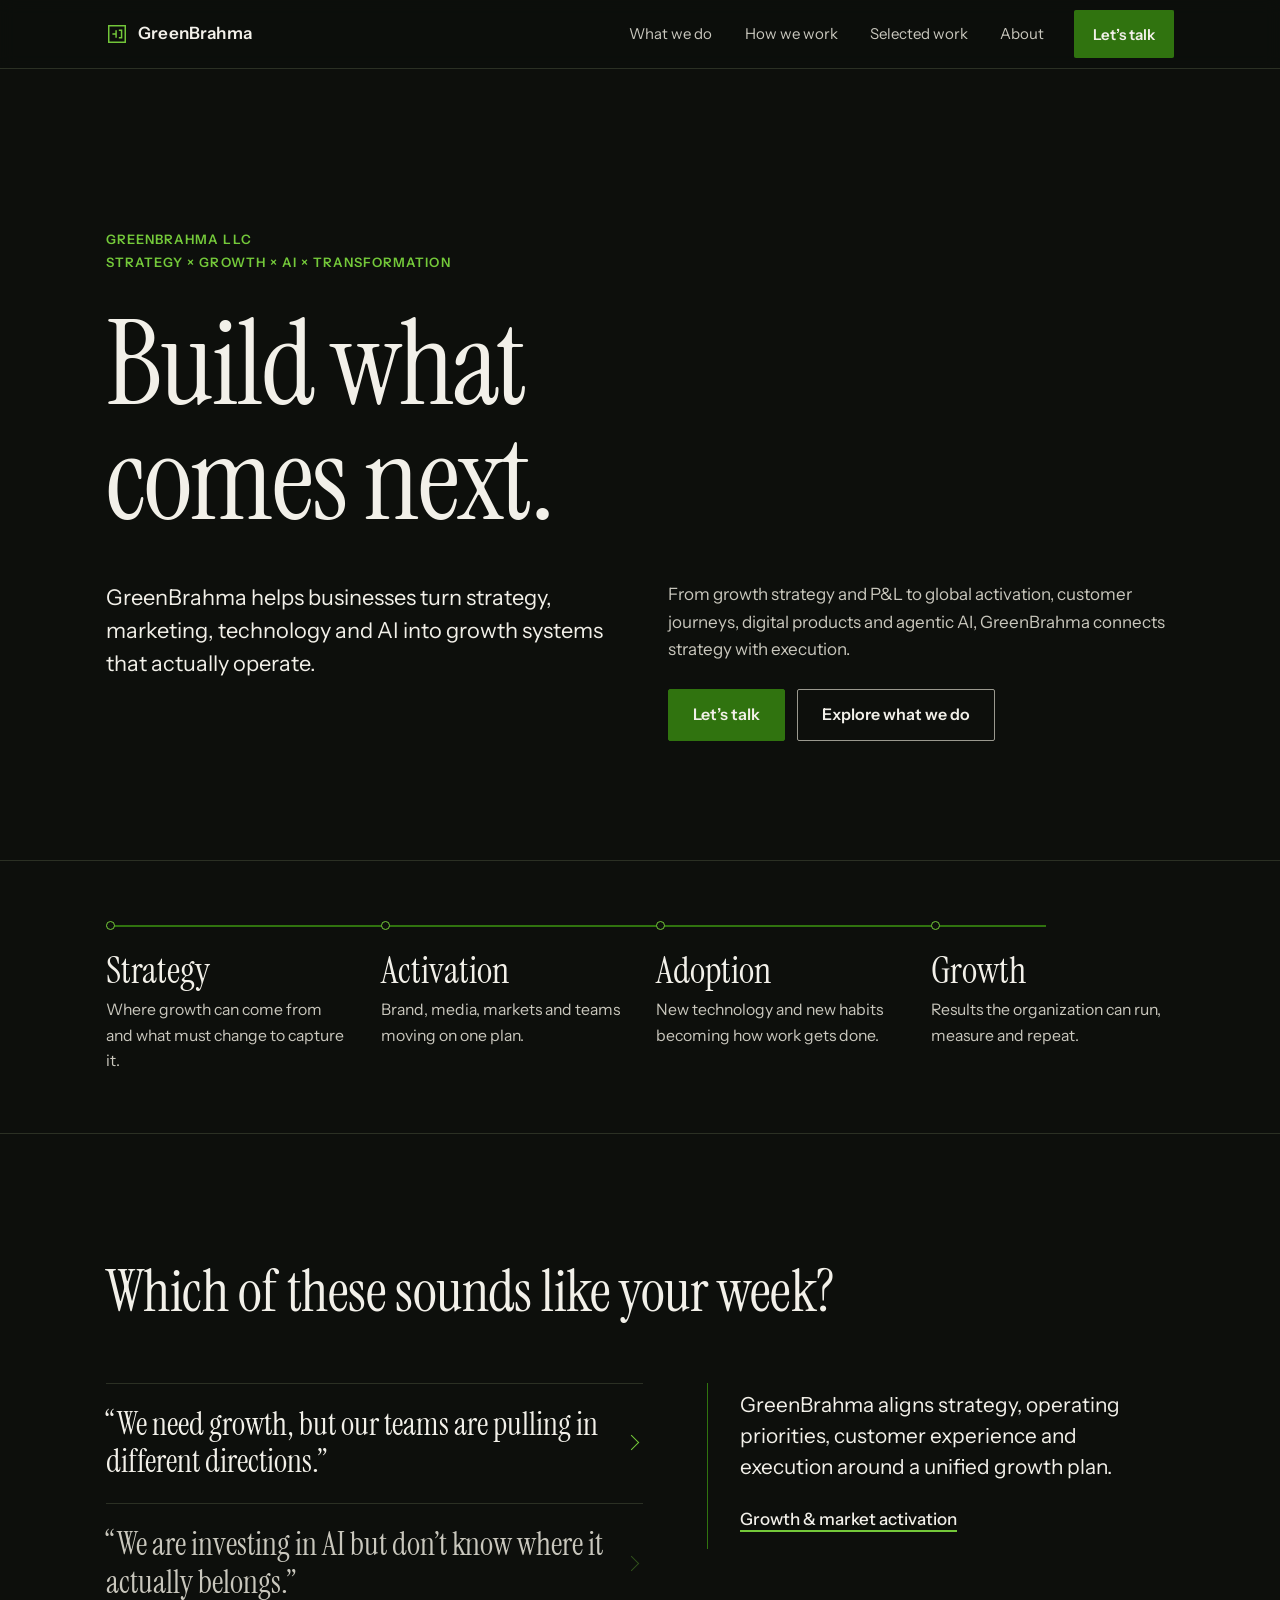
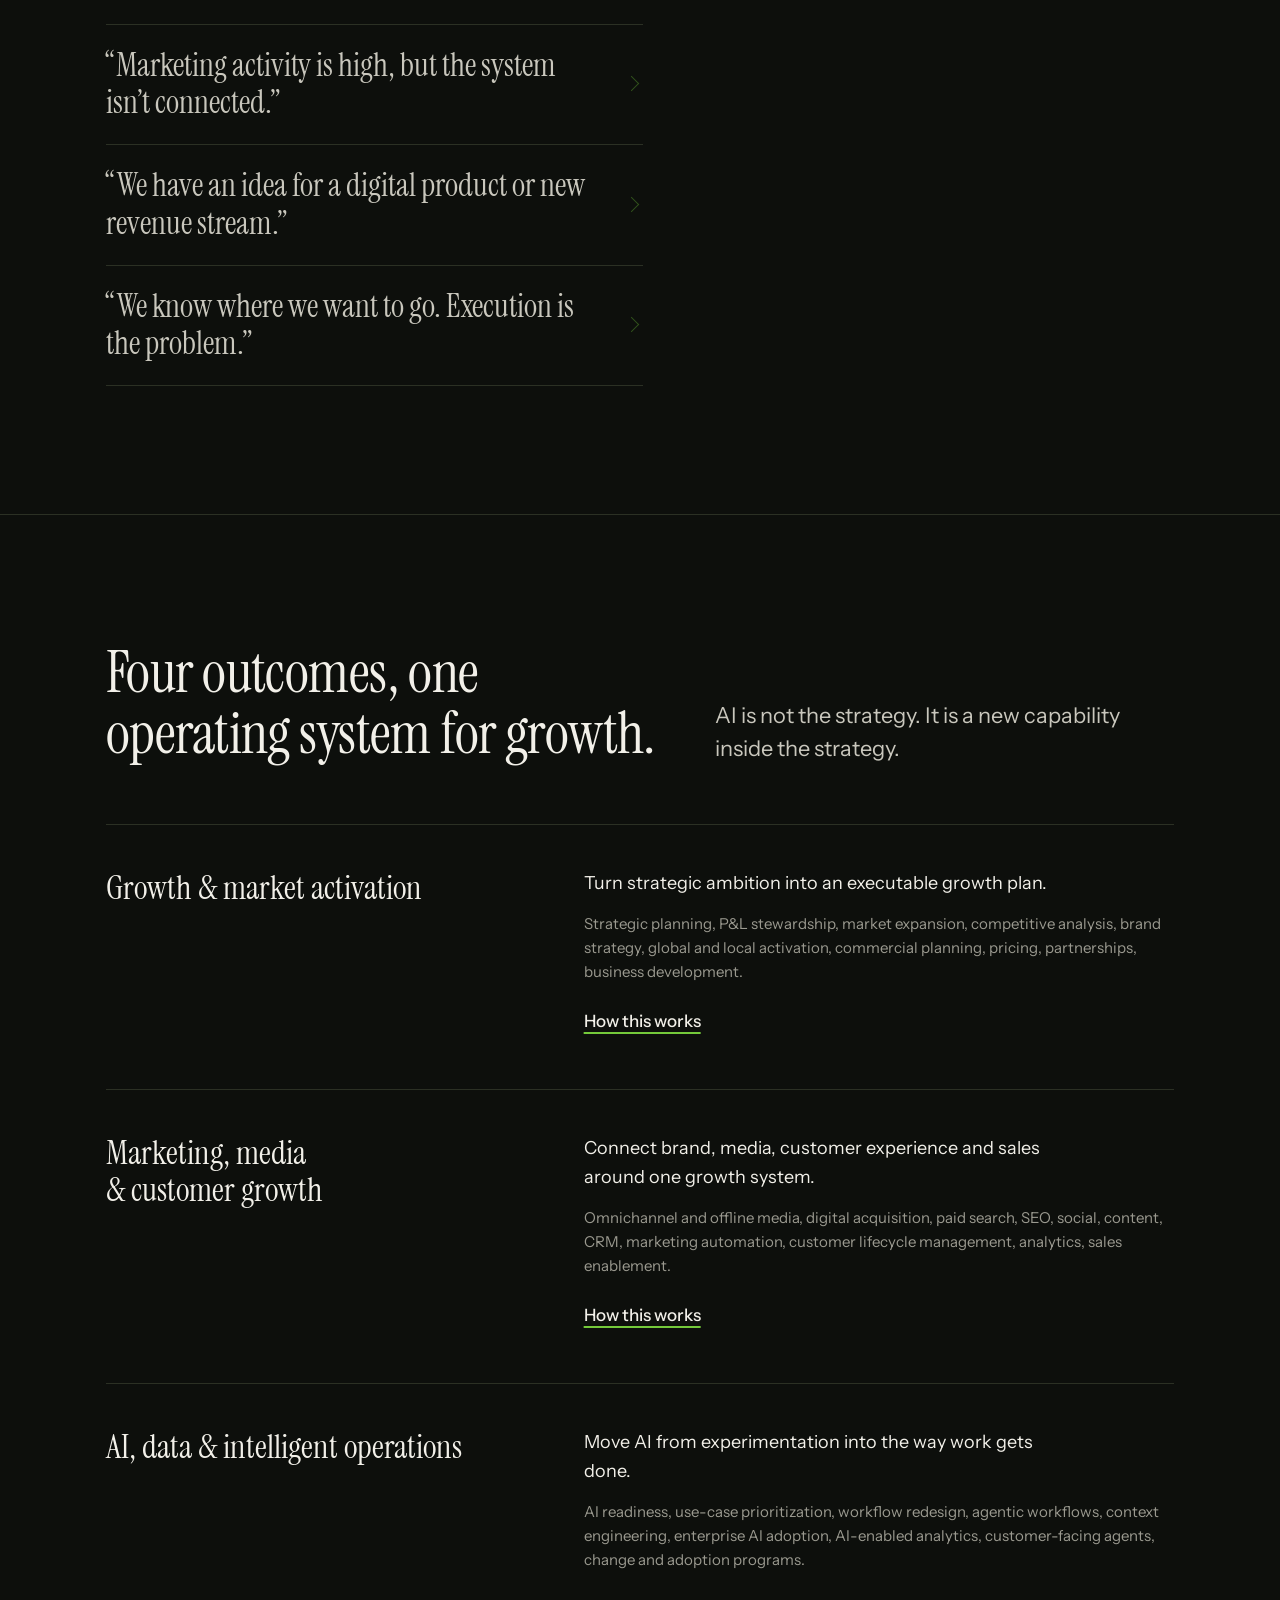
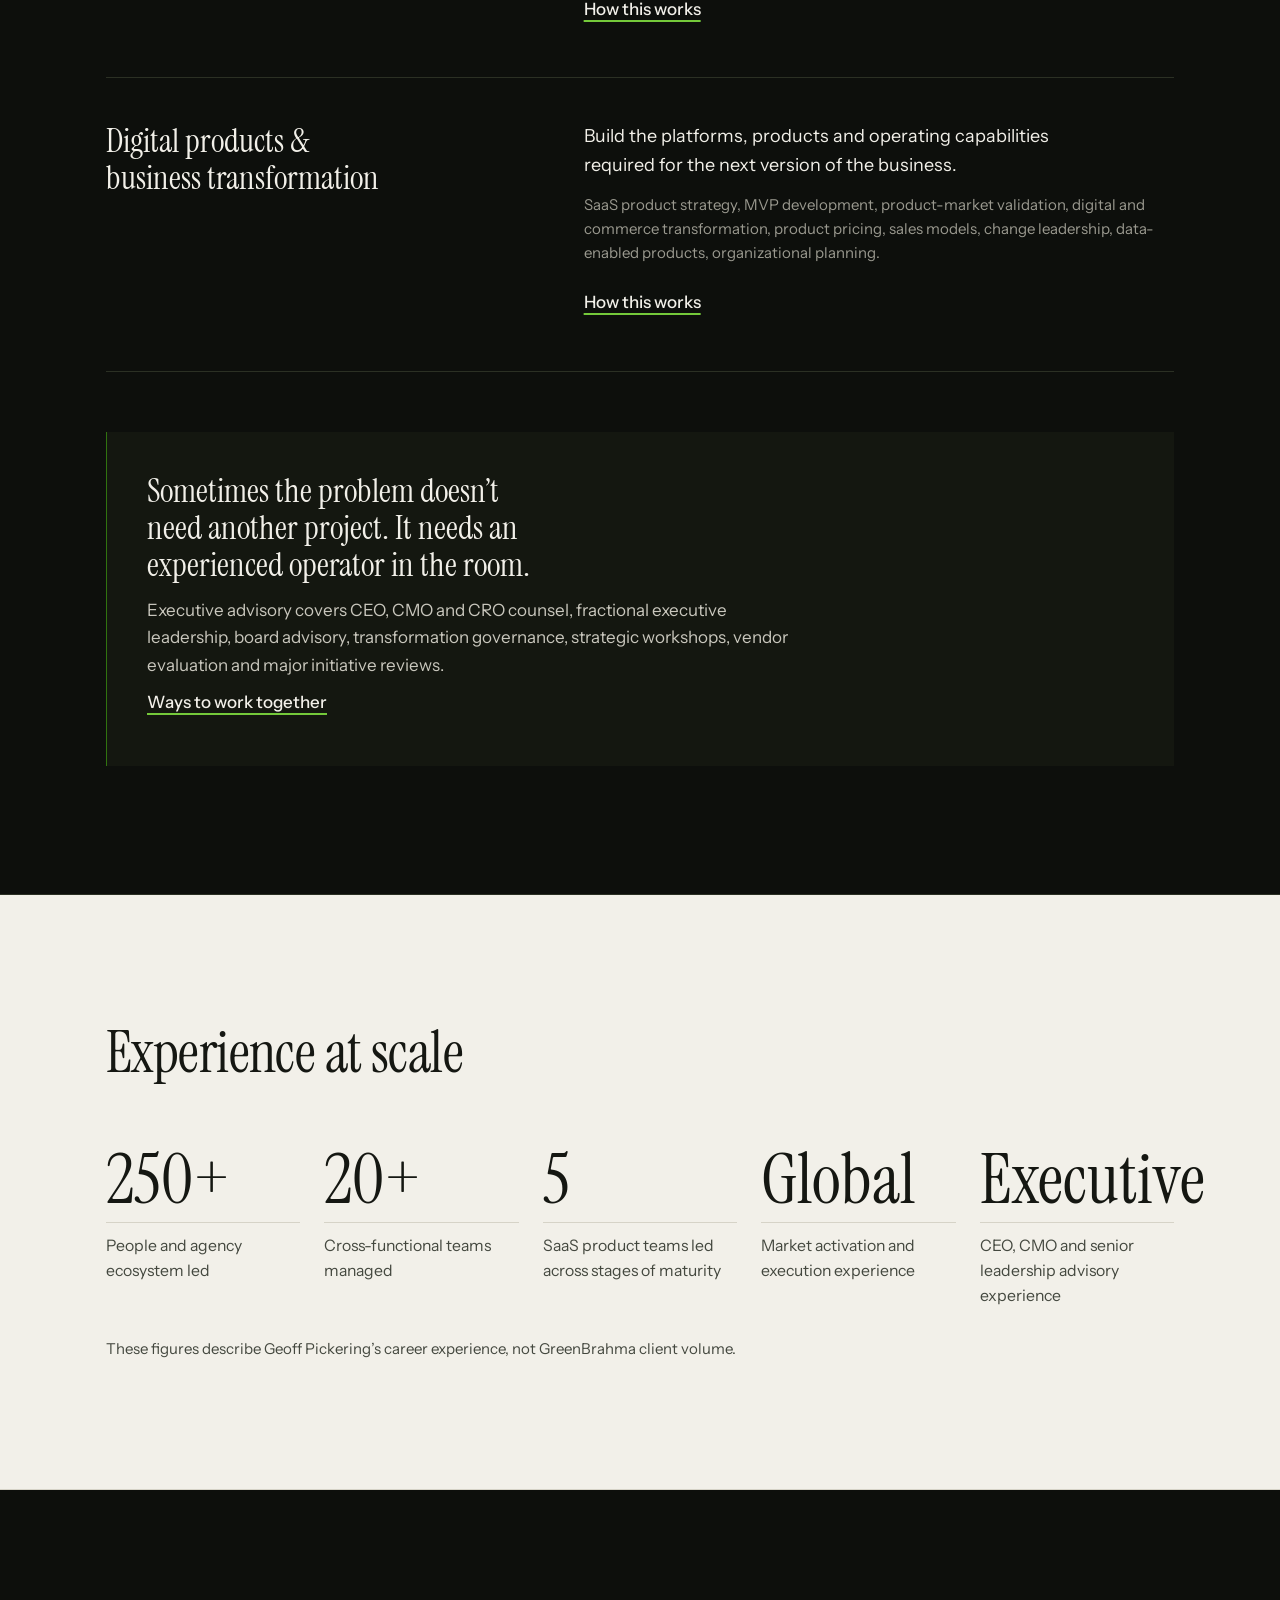
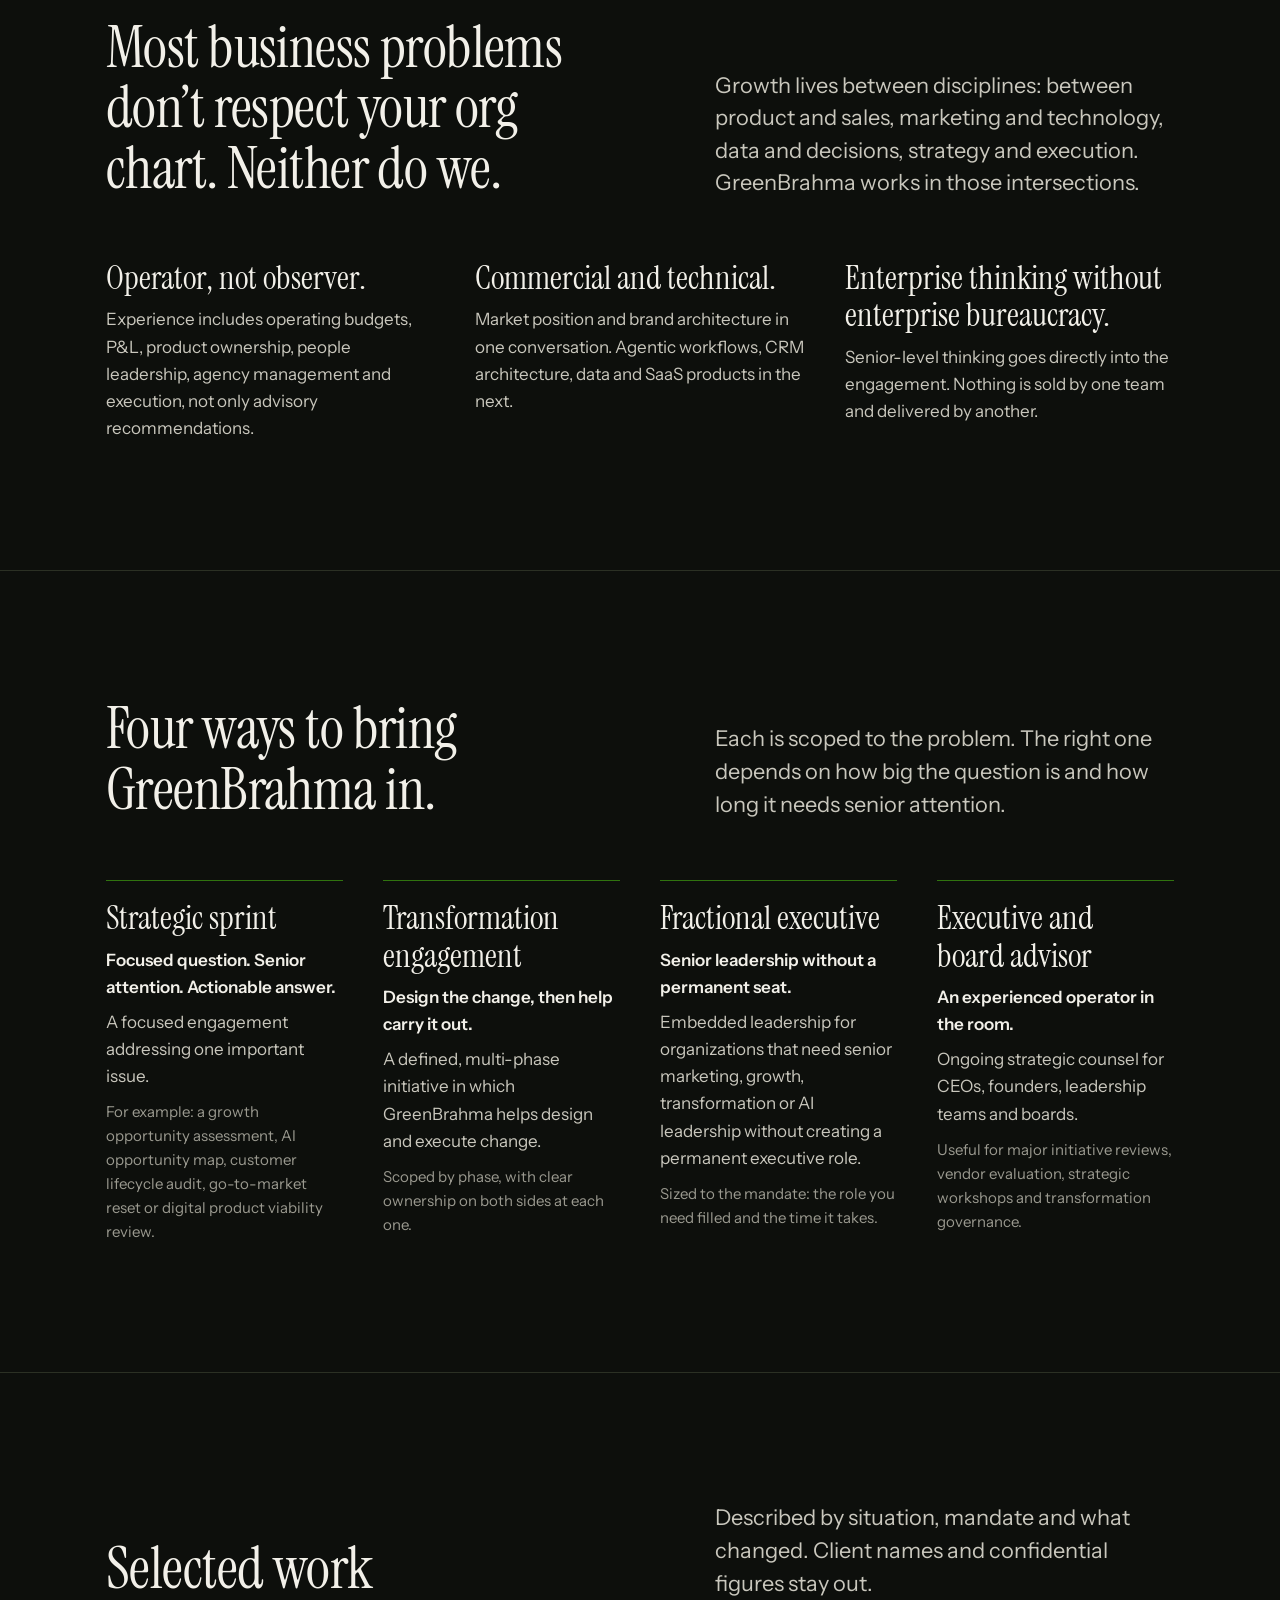
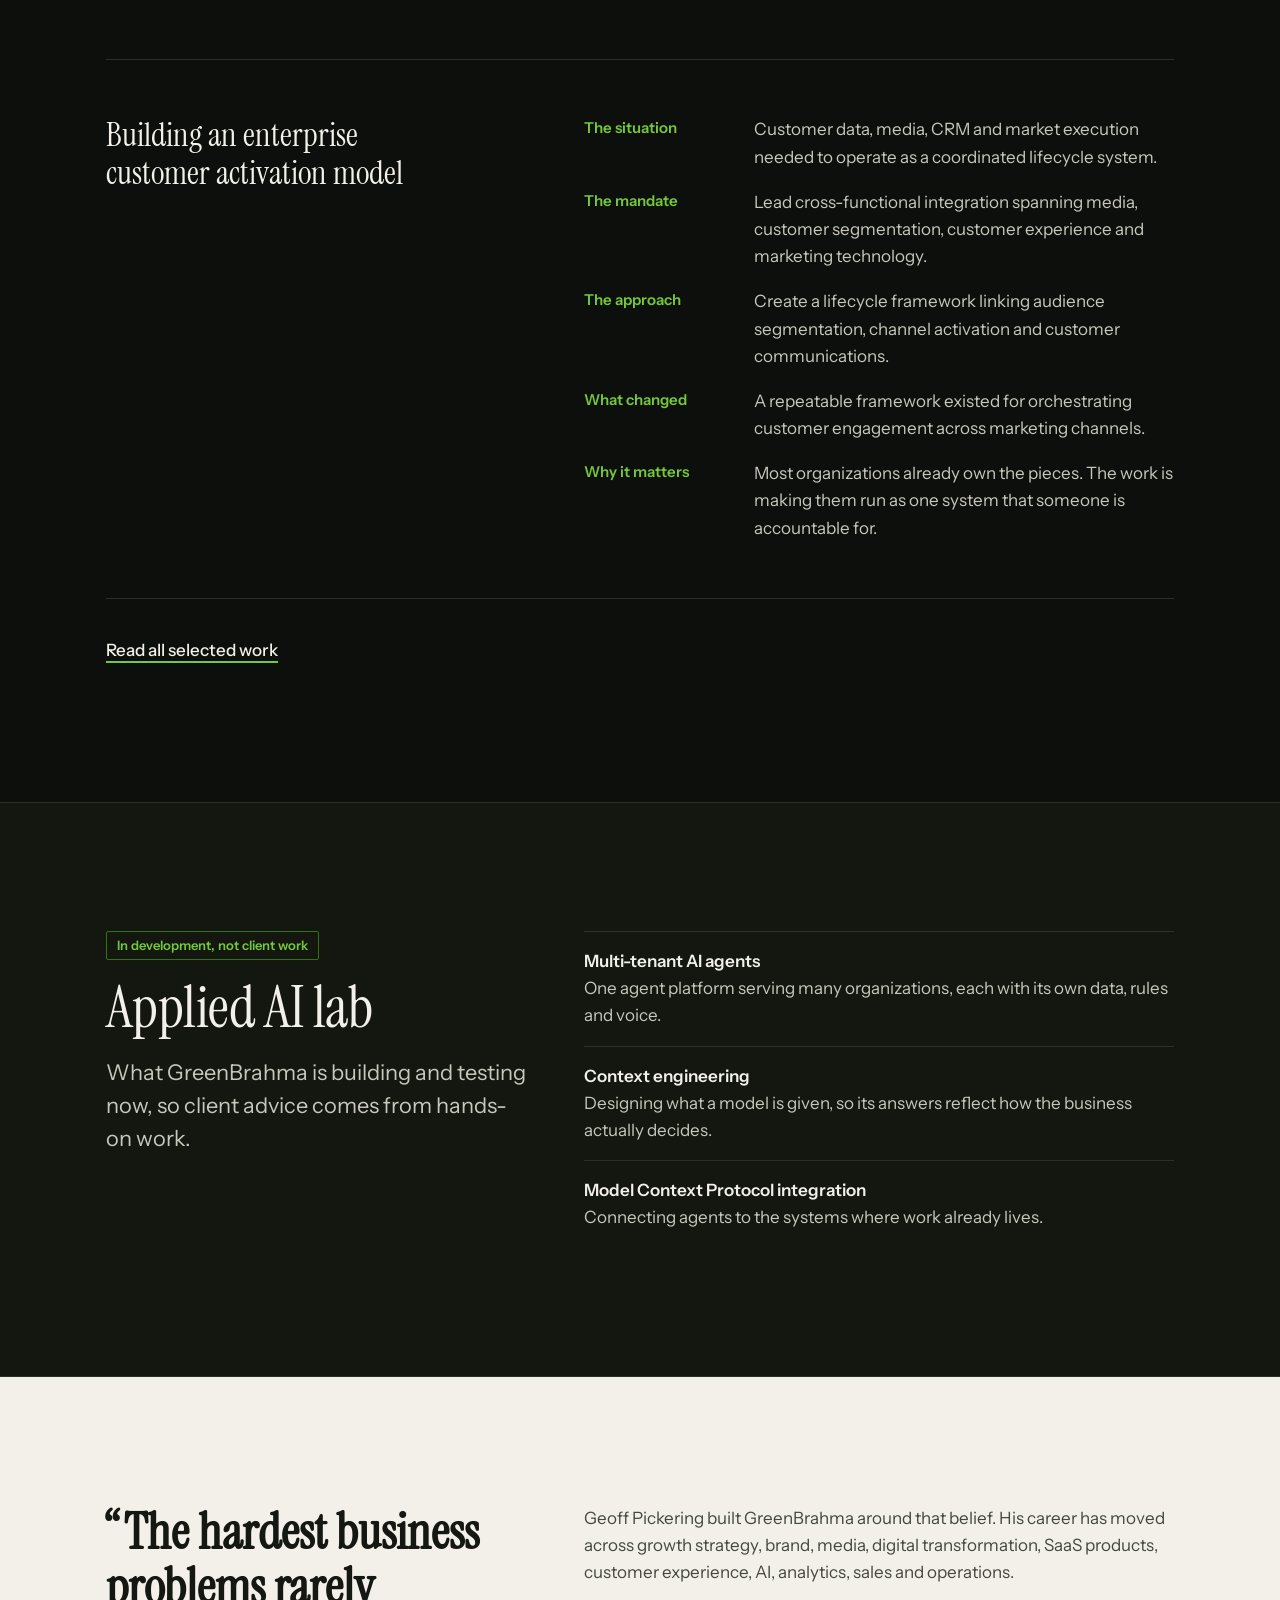
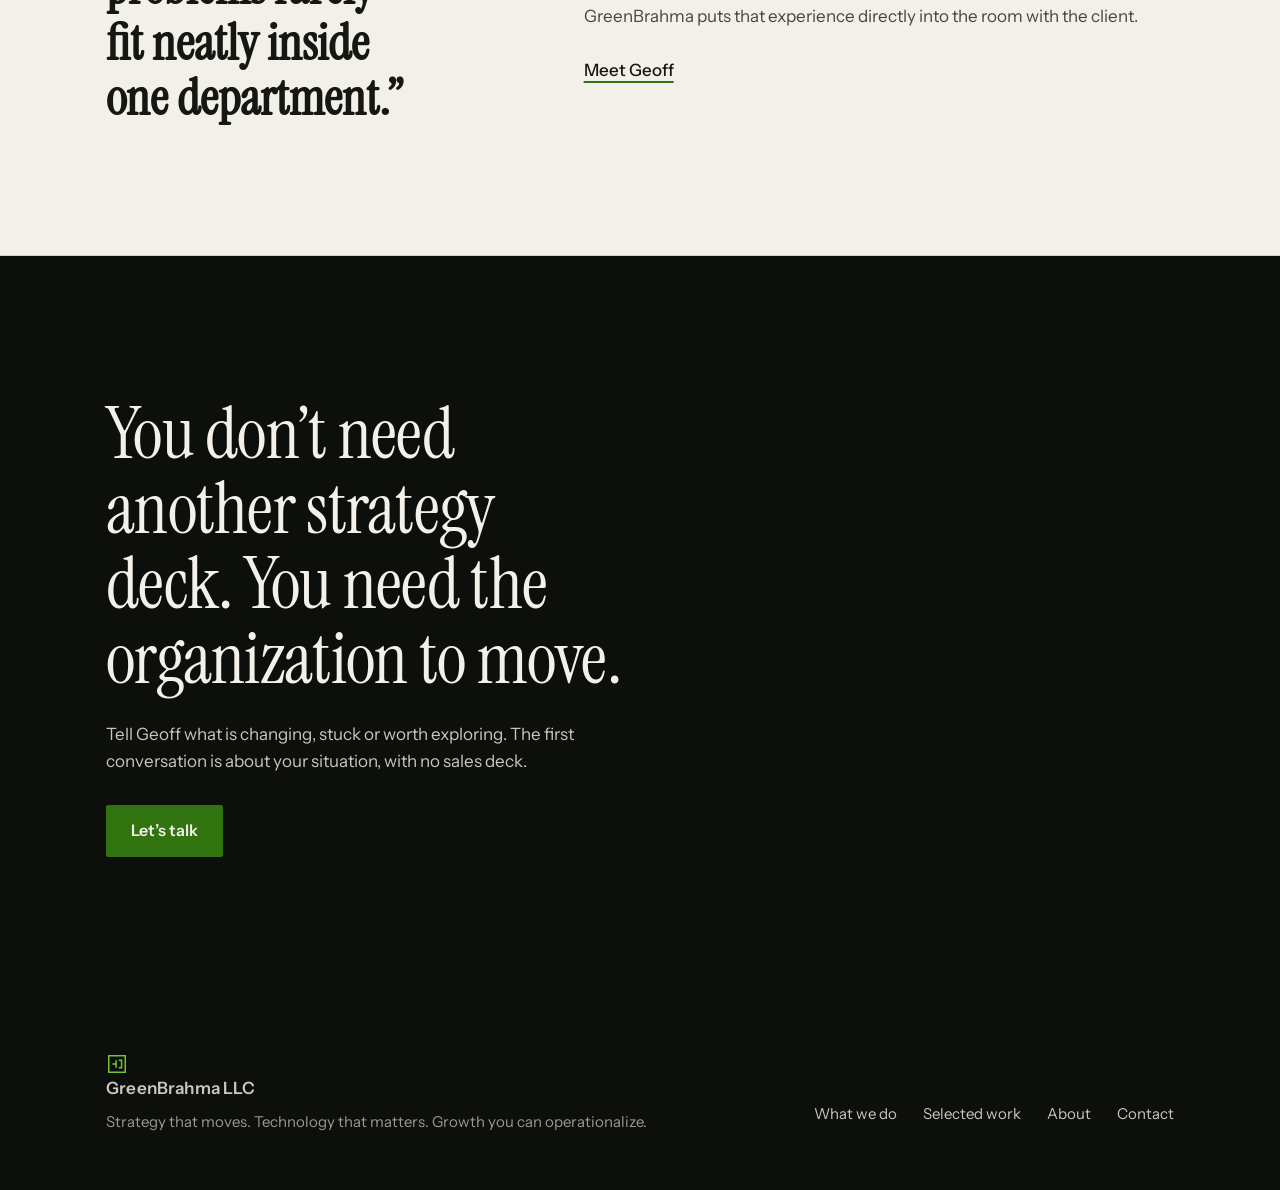
<file: index.html>
<!doctype html>
<html lang="en">
<head>
<meta charset="utf-8">
<meta name="viewport" content="width=device-width, initial-scale=1">
<title>GreenBrahma | Strategy, growth, AI and transformation</title>
<meta name="description" content="GreenBrahma helps businesses turn strategy, marketing, technology and AI into growth systems that actually operate.">
<link rel="canonical" href="https://greenbrahma.com/">
<meta property="og:type" content="website">
<meta property="og:site_name" content="GreenBrahma">
<meta property="og:title" content="GreenBrahma | Strategy, growth, AI and transformation">
<meta property="og:description" content="GreenBrahma helps businesses turn strategy, marketing, technology and AI into growth systems that actually operate.">
<meta property="og:url" content="https://greenbrahma.com/">
<meta name="theme-color" content="#0d0f0c">
<link rel="icon" href="/favicon.svg" type="image/svg+xml">
<link rel="preload" href="/assets/fonts/instrument-serif-latin-400-normal.woff2" as="font" type="font/woff2" crossorigin>
<link rel="preload" href="/assets/fonts/instrument-sans-latin-wght-normal.woff2" as="font" type="font/woff2" crossorigin>
<link rel="stylesheet" href="/assets/site.css">
<script type="application/ld+json">{"@context": "https://schema.org", "@type": "ProfessionalService", "name": "GreenBrahma LLC", "url": "https://greenbrahma.com/", "description": "GreenBrahma helps organizations turn growth strategy, marketing, technology and AI into executable business systems.", "founder": {"@type": "Person", "name": "Geoff Pickering"}, "knowsAbout": ["Growth strategy", "Go-to-market", "Marketing and media", "Customer lifecycle", "AI adoption", "Agentic AI", "SaaS product strategy", "Business transformation"]}</script>
</head>
<body class="has-bar">
<a class="skip" href="#main">Skip to content</a>
<header class="site-head">
  <div class="wrap">
    <a class="brand" href="/" aria-label="GreenBrahma home"><svg viewBox="0 0 24 24" fill="none" stroke="#74c93a" stroke-width="1.6" aria-hidden="true"><rect x="3" y="3" width="18" height="18"/><path d="M7 12 L11 12 M11 8 L11 16 M14 8 L17 8 L17 16 L14 16"/></svg><span>GreenBrahma</span></a>
    <nav class="nav" aria-label="Primary">
      <a href="/capabilities">What we do</a>
      <a href="/capabilities#how-we-work">How we work</a>
      <a href="/work">Selected work</a>
      <a href="/about">About</a>
      <a class="btn" href="/contact" data-track="nav_talk_click">Let&rsquo;s talk</a>
    </nav>
    <button class="menu-btn" type="button" aria-expanded="false" aria-controls="menu"><span class="bars" aria-hidden="true"></span>Menu</button>
  </div>
</header>
<div class="overlay" id="menu" role="dialog" aria-modal="true" aria-label="Menu" hidden>
  <div class="overlay-top">
    <a class="brand" href="/"><svg viewBox="0 0 24 24" fill="none" stroke="#74c93a" stroke-width="1.6" aria-hidden="true"><rect x="3" y="3" width="18" height="18"/><path d="M7 12 L11 12 M11 8 L11 16 M14 8 L17 8 L17 16 L14 16"/></svg><span>GreenBrahma</span></a>
    <button class="menu-btn menu-close" type="button">Close</button>
  </div>
  <nav aria-label="Menu">
      <a href="/" aria-current="page">Home</a>
      <a href="/capabilities">What we do</a>
      <a href="/capabilities#how-we-work">How we work</a>
      <a href="/work">Selected work</a>
      <a href="/about">About</a>
      <a href="/contact">Let&rsquo;s talk</a>
  </nav>
  <p class="mail" data-path="email" hidden><a class="link" data-email href="/contact"></a></p>
</div>
<main id="main">
<section class="hero">
  <div class="wrap">
    <p class="kicker">GREENBRAHMA LLC<br>STRATEGY &times; GROWTH &times; AI &times; TRANSFORMATION</p>
    <h1 class="display">Build what comes next.</h1>
    <div class="hero-sub">
      <p class="lede">GreenBrahma helps businesses turn strategy, marketing, technology and AI into growth systems that actually operate.</p>
      <div>
        <p class="body">From growth strategy and P&amp;L to global activation, customer journeys, digital products and agentic AI, GreenBrahma connects strategy with execution.</p>
        <div class="btn-row" style="margin-top:26px">
          <a class="btn" href="/contact" data-track="hero_book_click" data-loc="hero">Let&rsquo;s talk</a>
          <a class="btn quiet" href="/capabilities">Explore what we do</a>
        </div>
      </div>
    </div>
  </div>
</section>

<section class="line" aria-label="Where GreenBrahma works">
  <div class="wrap">
    <ol>
      <li><span class="stage">Strategy</span><p>Where growth can come from and what must change to capture it.</p></li>
      <li><span class="stage">Activation</span><p>Brand, media, markets and teams moving on one plan.</p></li>
      <li><span class="stage">Adoption</span><p>New technology and new habits becoming how work gets done.</p></li>
      <li><span class="stage">Growth</span><p>Results the organization can run, measure and repeat.</p></li>
    </ol>
  </div>
</section>

<section class="band" id="problems" aria-labelledby="problems-h">
  <div class="wrap">
    <div class="band-head">
      <h2 class="h2" id="problems-h">Which of these sounds like your week?</h2>
    </div>
    <div class="problems">
      <button class="problem-q" type="button" aria-expanded="true" aria-controls="p0">&ldquo;We need growth, but our teams are pulling in different directions.&rdquo;</button>
      <div class="problem-a" id="p0">
        <p>GreenBrahma aligns strategy, operating priorities, customer experience and execution around a unified growth plan.</p>
        <a class="link" href="/capabilities#growth">Growth &amp; market activation</a>
      </div>
      <button class="problem-q" type="button" aria-expanded="true" aria-controls="p1">&ldquo;We are investing in AI but don&rsquo;t know where it actually belongs.&rdquo;</button>
      <div class="problem-a" id="p1">
        <p>Identify high-value use cases, redesign workflows and create an adoption path from experimentation to everyday operations.</p>
        <a class="link" href="/capabilities#ai">AI, data &amp; intelligent operations</a>
      </div>
      <button class="problem-q" type="button" aria-expanded="true" aria-controls="p2">&ldquo;Marketing activity is high, but the system isn&rsquo;t connected.&rdquo;</button>
      <div class="problem-a" id="p2">
        <p>Connect brand, media, CRM, automation, analytics and sales into an integrated customer-growth architecture.</p>
        <a class="link" href="/capabilities#marketing">Marketing, media &amp; customer growth</a>
      </div>
      <button class="problem-q" type="button" aria-expanded="true" aria-controls="p3">&ldquo;We have an idea for a digital product or new revenue stream.&rdquo;</button>
      <div class="problem-a" id="p3">
        <p>Evaluate viability, design the commercial model and move from concept through MVP toward market readiness.</p>
        <a class="link" href="/capabilities#products">Digital products &amp; business transformation</a>
      </div>
      <button class="problem-q" type="button" aria-expanded="true" aria-controls="p4">&ldquo;We know where we want to go. Execution is the problem.&rdquo;</button>
      <div class="problem-a" id="p4">
        <p>Create the governance, operating rhythm and cross-functional alignment necessary to convert strategy into action.</p>
        <a class="link" href="/capabilities#how-we-work">How we work</a>
      </div>
    </div>
  </div>
</section>

<section class="band" aria-labelledby="caps-h">
  <div class="wrap">
    <div class="band-head split">
      <h2 class="h2" id="caps-h">Four outcomes, one operating system for growth.</h2>
      <p class="lede">AI is not the strategy. It is a new capability inside the strategy.</p>
    </div>
    <div class="outcomes">
      <article class="outcome">
        <h3 class="h3">Growth &amp; market activation</h3>
        <p class="promise">Turn strategic ambition into an executable growth plan.</p>
        <p class="caps">Strategic planning, P&amp;L stewardship, market expansion, competitive analysis, brand strategy, global and local activation, commercial planning, pricing, partnerships, business development.</p>
        <a class="link" href="/capabilities#growth" data-track="service_view" data-loc="growth">How this works<span class="sr">: Growth &amp; market activation</span></a>
      </article>
      <article class="outcome">
        <h3 class="h3">Marketing, media &amp; customer growth</h3>
        <p class="promise">Connect brand, media, customer experience and sales around one growth system.</p>
        <p class="caps">Omnichannel and offline media, digital acquisition, paid search, SEO, social, content, CRM, marketing automation, customer lifecycle management, analytics, sales enablement.</p>
        <a class="link" href="/capabilities#marketing" data-track="service_view" data-loc="marketing">How this works<span class="sr">: Marketing, media &amp; customer growth</span></a>
      </article>
      <article class="outcome">
        <h3 class="h3">AI, data &amp; intelligent operations</h3>
        <p class="promise">Move AI from experimentation into the way work gets done.</p>
        <p class="caps">AI readiness, use-case prioritization, workflow redesign, agentic workflows, context engineering, enterprise AI adoption, AI-enabled analytics, customer-facing agents, change and adoption programs.</p>
        <a class="link" href="/capabilities#ai" data-track="service_view" data-loc="ai">How this works<span class="sr">: AI, data &amp; intelligent operations</span></a>
      </article>
      <article class="outcome">
        <h3 class="h3">Digital products &amp; business transformation</h3>
        <p class="promise">Build the platforms, products and operating capabilities required for the next version of the business.</p>
        <p class="caps">SaaS product strategy, MVP development, product-market validation, digital and commerce transformation, product pricing, sales models, change leadership, data-enabled products, organizational planning.</p>
        <a class="link" href="/capabilities#products" data-track="service_view" data-loc="products">How this works<span class="sr">: Digital products &amp; business transformation</span></a>
      </article>
    </div>
    <div class="aside-band">
      <h3 class="h3">Sometimes the problem doesn&rsquo;t need another project. It needs an experienced operator in the room.</h3>
      <p>Executive advisory covers CEO, CMO and CRO counsel, fractional executive leadership, board advisory, transformation governance, strategic workshops, vendor evaluation and major initiative reviews.</p>
      <a class="link" href="/capabilities#how-we-work">Ways to work together</a>
    </div>
  </div>
</section>

<section class="band on-bone" aria-labelledby="proof-h">
  <div class="wrap">
    <div class="band-head">
      <h2 class="h2" id="proof-h">Experience at scale</h2>
    </div>
    <dl class="proof">
      <div><dt>250+</dt><dd>People and agency ecosystem led</dd></div>
      <div><dt>20+</dt><dd>Cross-functional teams managed</dd></div>
      <div><dt>5</dt><dd>SaaS product teams led across stages of maturity</dd></div>
      <div><dt>Global</dt><dd>Market activation and execution experience</dd></div>
      <div><dt>Executive</dt><dd>CEO, CMO and senior leadership advisory experience</dd></div>
    </dl>
    <p class="footnote">These figures describe Geoff Pickering&rsquo;s career experience, not GreenBrahma client volume.</p>
  </div>
</section>

<section class="band" aria-labelledby="diff-h">
  <div class="wrap">
    <div class="band-head split">
      <h2 class="h2" id="diff-h">Most business problems don&rsquo;t respect your org chart. Neither do we.</h2>
      <p class="lede">Growth lives between disciplines: between product and sales, marketing and technology, data and decisions, strategy and execution. GreenBrahma works in those intersections.</p>
    </div>
    <div class="cols three">
      <div><h3 class="h3">Operator, not observer.</h3><p>Experience includes operating budgets, P&amp;L, product ownership, people leadership, agency management and execution, not only advisory recommendations.</p></div>
      <div><h3 class="h3">Commercial and technical.</h3><p>Market position and brand architecture in one conversation. Agentic workflows, CRM architecture, data and SaaS products in the next.</p></div>
      <div><h3 class="h3">Enterprise thinking without enterprise bureaucracy.</h3><p>Senior-level thinking goes directly into the engagement. Nothing is sold by one team and delivered by another.</p></div>
    </div>
  </div>
</section>

<section class="band" aria-labelledby="how-h">
  <div class="wrap">
    <div class="band-head split">
      <h2 class="h2" id="how-h">Four ways to bring GreenBrahma in.</h2>
      <p class="lede">Each is scoped to the problem. The right one depends on how big the question is and how long it needs senior attention.</p>
    </div>
    <div class="cols four">
      <article class="model">
        <h3 class="h3">Strategic sprint</h3>
        <p class="tag">Focused question. Senior attention. Actionable answer.</p>
        <p>A focused engagement addressing one important issue.</p>
        <p class="eg">For example: a growth opportunity assessment, AI opportunity map, customer lifecycle audit, go-to-market reset or digital product viability review.</p>
      </article>
      <article class="model">
        <h3 class="h3">Transformation engagement</h3>
        <p class="tag">Design the change, then help carry it out.</p>
        <p>A defined, multi-phase initiative in which GreenBrahma helps design and execute change.</p>
        <p class="eg">Scoped by phase, with clear ownership on both sides at each one.</p>
      </article>
      <article class="model">
        <h3 class="h3">Fractional executive</h3>
        <p class="tag">Senior leadership without a permanent seat.</p>
        <p>Embedded leadership for organizations that need senior marketing, growth, transformation or AI leadership without creating a permanent executive role.</p>
        <p class="eg">Sized to the mandate: the role you need filled and the time it takes.</p>
      </article>
      <article class="model">
        <h3 class="h3">Executive and board advisor</h3>
        <p class="tag">An experienced operator in the room.</p>
        <p>Ongoing strategic counsel for CEOs, founders, leadership teams and boards.</p>
        <p class="eg">Useful for major initiative reviews, vendor evaluation, strategic workshops and transformation governance.</p>
      </article>
    </div>
  </div>
</section>

<section class="band" aria-labelledby="work-h">
  <div class="wrap">
    <div class="band-head split">
      <h2 class="h2" id="work-h">Selected work</h2>
      <p class="lede">Described by situation, mandate and what changed. Client names and confidential figures stay out.</p>
    </div>
      <article class="case">
        <h3 class="h3">Building an enterprise customer activation model</h3>
        <dl>
          <div><dt>The situation</dt><dd>Customer data, media, CRM and market execution needed to operate as a coordinated lifecycle system.</dd></div>
          <div><dt>The mandate</dt><dd>Lead cross-functional integration spanning media, customer segmentation, customer experience and marketing technology.</dd></div>
          <div><dt>The approach</dt><dd>Create a lifecycle framework linking audience segmentation, channel activation and customer communications.</dd></div>
          <div><dt>What changed</dt><dd>A repeatable framework existed for orchestrating customer engagement across marketing channels.</dd></div>
          <div><dt>Why it matters</dt><dd>Most organizations already own the pieces. The work is making them run as one system that someone is accountable for.</dd></div>
        </dl>
      </article>
    <p style="margin-top:28px"><a class="link" href="/work" data-track="case_study_view" data-loc="home">Read all selected work</a></p>
  </div>
</section>

<section class="band lab" aria-labelledby="lab-h">
  <div class="wrap split">
    <div>
      <span class="status">In development, not client work</span>
      <h2 class="h2" id="lab-h">Applied AI lab</h2>
      <p class="lede" style="margin-top:18px;color:var(--bone-2)">What GreenBrahma is building and testing now, so client advice comes from hands-on work.</p>
    </div>
    <ul>
      <li><b>Multi-tenant AI agents</b>One agent platform serving many organizations, each with its own data, rules and voice.</li>
      <li><b>Context engineering</b>Designing what a model is given, so its answers reflect how the business actually decides.</li>
      <li><b>Model Context Protocol integration</b>Connecting agents to the systems where work already lives.</li>
    </ul>
  </div>
</section>

<section class="band on-bone" aria-labelledby="geoff-h">
  <div class="wrap split">
    <h2 class="belief" id="geoff-h">&ldquo;The hardest business problems rarely fit neatly inside one department.&rdquo;</h2>
    <div class="prose">
      <p>Geoff Pickering built GreenBrahma around that belief. His career has moved across growth strategy, brand, media, digital transformation, SaaS products, customer experience, AI, analytics, sales and operations.</p>
      <p>GreenBrahma puts that experience directly into the room with the client.</p>
      <p><a class="link" href="/about">Meet Geoff</a></p>
    </div>
  </div>
</section>

<section class="closing">
  <div class="wrap">
    <h2 class="h2">You don&rsquo;t need another strategy deck. You need the organization to move.</h2>
    <p>Tell Geoff what is changing, stuck or worth exploring. The first conversation is about your situation, with no sales deck.</p>
    <div class="btn-row">
      <a class="btn" href="/contact" data-track="hero_book_click" data-loc="closing">Let&rsquo;s talk</a>
      <a class="btn quiet" href="/contact" data-path="email" data-email-label="Email Geoff" hidden>Email Geoff</a>
    </div>
  </div>
</section>
</main>
<footer class="site-foot">
  <div class="wrap">
    <div>
      <a class="brand" href="/"><svg viewBox="0 0 24 24" fill="none" stroke="#74c93a" stroke-width="1.6" aria-hidden="true"><rect x="3" y="3" width="18" height="18"/><path d="M7 12 L11 12 M11 8 L11 16 M14 8 L17 8 L17 16 L14 16"/></svg><span>GreenBrahma LLC</span></a>
      <p>Strategy that moves. Technology that matters. Growth you can operationalize.</p>
    </div>
    <nav class="foot-nav" aria-label="Footer">
      <a href="/capabilities">What we do</a>
      <a href="/work">Selected work</a>
      <a href="/about">About</a>
      <a href="/contact">Contact</a>
      <a href="/contact" data-path="email" data-email hidden></a>
    </nav>
  </div>
</footer>
<div class="actionbar">
  <a href="/contact" data-path="sms" data-track="text_geoff_click" data-loc="bar" hidden>Text Geoff</a>
  <a class="primary" href="/contact" data-path="booking" data-track="meeting_scheduler_open" data-loc="bar" hidden>Book a conversation</a>
  <a class="primary" href="/contact" data-fallback="booking" data-track="hero_book_click" data-loc="bar">Start a conversation</a>
</div>
<script src="/assets/site.js" defer></script>
</body>
</html>
</file>
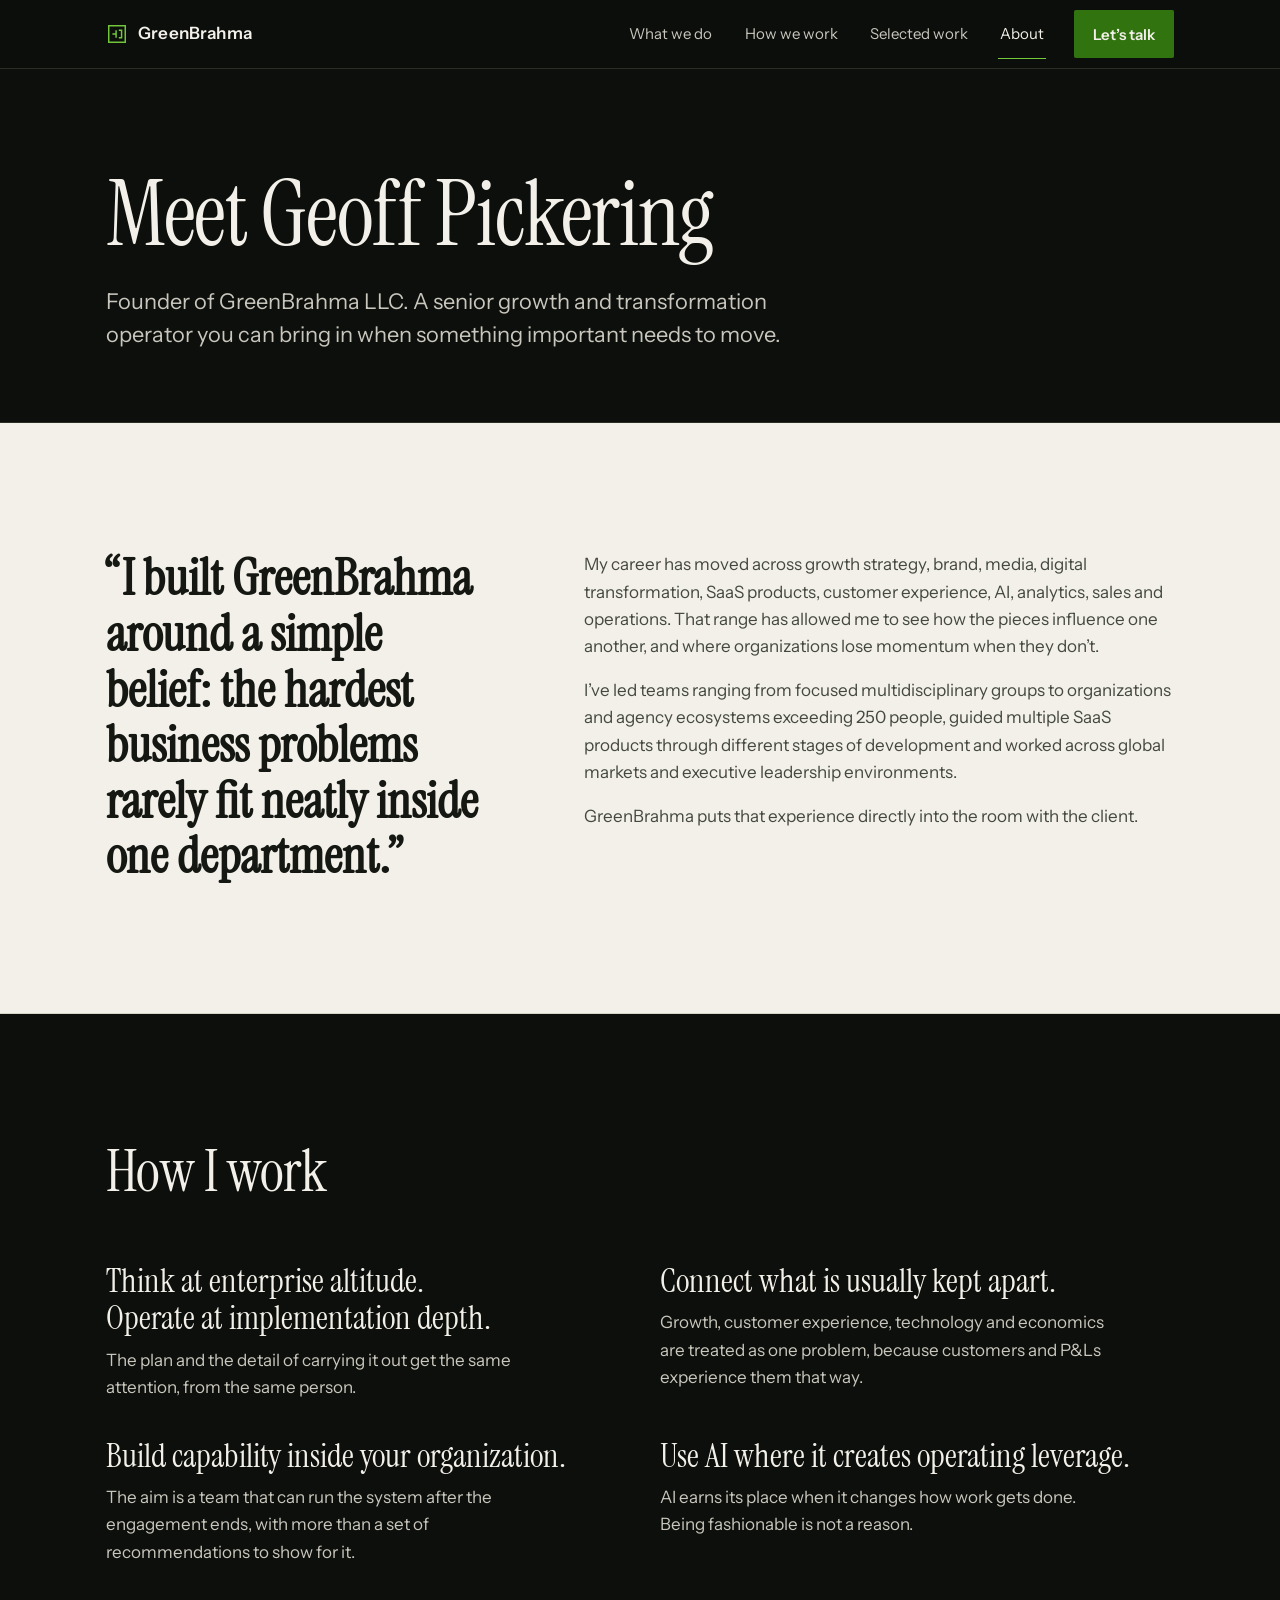
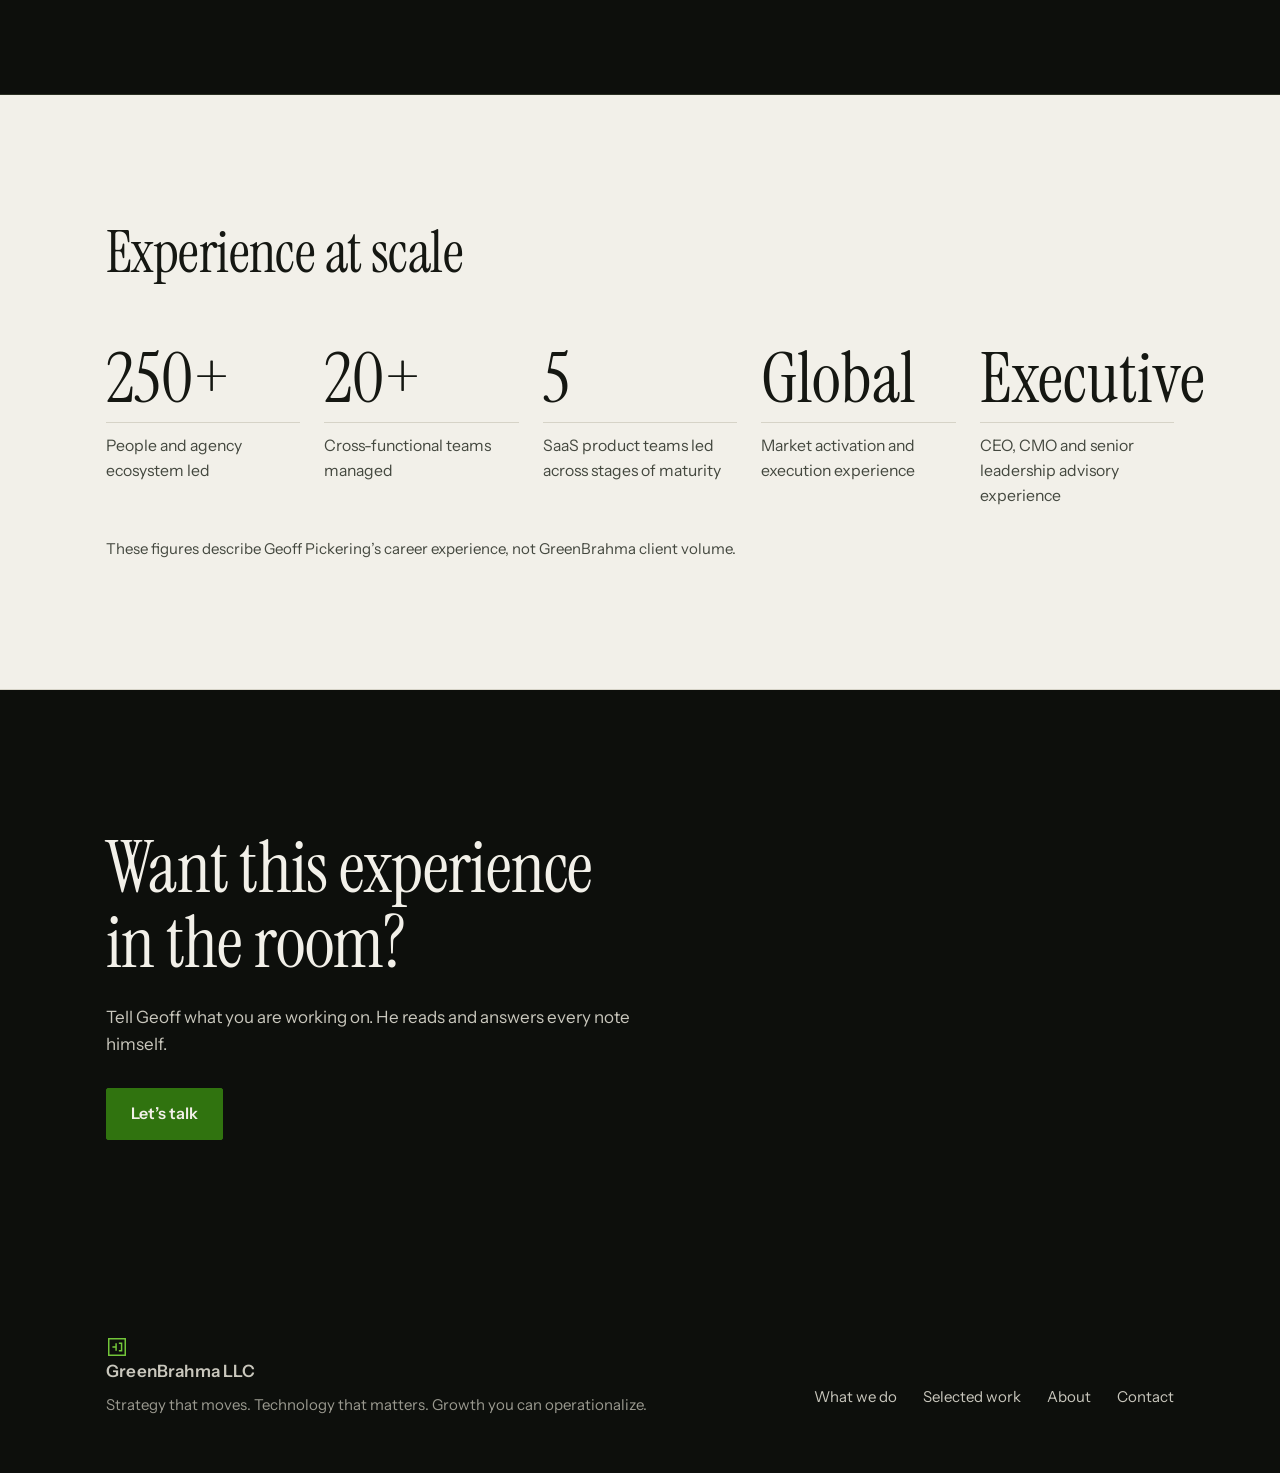
<file: about.html>
<!doctype html>
<html lang="en">
<head>
<meta charset="utf-8">
<meta name="viewport" content="width=device-width, initial-scale=1">
<title>About Geoff Pickering | GreenBrahma</title>
<meta name="description" content="Geoff Pickering built GreenBrahma around a simple belief: the hardest business problems rarely fit neatly inside one department.">
<link rel="canonical" href="https://greenbrahma.com/about">
<meta property="og:type" content="website">
<meta property="og:site_name" content="GreenBrahma">
<meta property="og:title" content="About Geoff Pickering | GreenBrahma">
<meta property="og:description" content="Geoff Pickering built GreenBrahma around a simple belief: the hardest business problems rarely fit neatly inside one department.">
<meta property="og:url" content="https://greenbrahma.com/about">
<meta name="theme-color" content="#0d0f0c">
<link rel="icon" href="/favicon.svg" type="image/svg+xml">
<link rel="preload" href="/assets/fonts/instrument-serif-latin-400-normal.woff2" as="font" type="font/woff2" crossorigin>
<link rel="preload" href="/assets/fonts/instrument-sans-latin-wght-normal.woff2" as="font" type="font/woff2" crossorigin>
<link rel="stylesheet" href="/assets/site.css">
</head>
<body class="has-bar">
<a class="skip" href="#main">Skip to content</a>
<header class="site-head">
  <div class="wrap">
    <a class="brand" href="/" aria-label="GreenBrahma home"><svg viewBox="0 0 24 24" fill="none" stroke="#74c93a" stroke-width="1.6" aria-hidden="true"><rect x="3" y="3" width="18" height="18"/><path d="M7 12 L11 12 M11 8 L11 16 M14 8 L17 8 L17 16 L14 16"/></svg><span>GreenBrahma</span></a>
    <nav class="nav" aria-label="Primary">
      <a href="/capabilities">What we do</a>
      <a href="/capabilities#how-we-work">How we work</a>
      <a href="/work">Selected work</a>
      <a href="/about" aria-current="page">About</a>
      <a class="btn" href="/contact" data-track="nav_talk_click">Let&rsquo;s talk</a>
    </nav>
    <button class="menu-btn" type="button" aria-expanded="false" aria-controls="menu"><span class="bars" aria-hidden="true"></span>Menu</button>
  </div>
</header>
<div class="overlay" id="menu" role="dialog" aria-modal="true" aria-label="Menu" hidden>
  <div class="overlay-top">
    <a class="brand" href="/"><svg viewBox="0 0 24 24" fill="none" stroke="#74c93a" stroke-width="1.6" aria-hidden="true"><rect x="3" y="3" width="18" height="18"/><path d="M7 12 L11 12 M11 8 L11 16 M14 8 L17 8 L17 16 L14 16"/></svg><span>GreenBrahma</span></a>
    <button class="menu-btn menu-close" type="button">Close</button>
  </div>
  <nav aria-label="Menu">
      <a href="/">Home</a>
      <a href="/capabilities">What we do</a>
      <a href="/capabilities#how-we-work">How we work</a>
      <a href="/work">Selected work</a>
      <a href="/about" aria-current="page">About</a>
      <a href="/contact">Let&rsquo;s talk</a>
  </nav>
  <p class="mail" data-path="email" hidden><a class="link" data-email href="/contact"></a></p>
</div>
<main id="main">
<section class="page-hero">
  <div class="wrap">
    <h1 class="display">Meet Geoff Pickering</h1>
    <p class="lede">Founder of GreenBrahma LLC. A senior growth and transformation operator you can bring in when something important needs to move.</p>
  </div>
</section>
<section class="band on-bone">
  <div class="wrap split">
    <h2 class="belief">&ldquo;I built GreenBrahma around a simple belief: the hardest business problems rarely fit neatly inside one department.&rdquo;</h2>
    <div class="prose">
      <p>My career has moved across growth strategy, brand, media, digital transformation, SaaS products, customer experience, AI, analytics, sales and operations. That range has allowed me to see how the pieces influence one another, and where organizations lose momentum when they don&rsquo;t.</p>
      <p>I&rsquo;ve led teams ranging from focused multidisciplinary groups to organizations and agency ecosystems exceeding 250 people, guided multiple SaaS products through different stages of development and worked across global markets and executive leadership environments.</p>
      <p>GreenBrahma puts that experience directly into the room with the client.</p>
    </div>
  </div>
</section>
<section class="band" aria-labelledby="ideas-h">
  <div class="wrap">
    <div class="band-head">
      <h2 class="h2" id="ideas-h">How I work</h2>
    </div>
    <div class="cols two">
      <div><h3 class="h3">Think at enterprise altitude. Operate at implementation depth.</h3><p>The plan and the detail of carrying it out get the same attention, from the same person.</p></div>
      <div><h3 class="h3">Connect what is usually kept apart.</h3><p>Growth, customer experience, technology and economics are treated as one problem, because customers and P&amp;Ls experience them that way.</p></div>
      <div><h3 class="h3">Build capability inside your organization.</h3><p>The aim is a team that can run the system after the engagement ends, with more than a set of recommendations to show for it.</p></div>
      <div><h3 class="h3">Use AI where it creates operating leverage.</h3><p>AI earns its place when it changes how work gets done. Being fashionable is not a reason.</p></div>
    </div>
  </div>
</section>
<section class="band on-bone" aria-labelledby="proof-h">
  <div class="wrap">
    <div class="band-head">
      <h2 class="h2" id="proof-h">Experience at scale</h2>
    </div>
    <dl class="proof">
      <div><dt>250+</dt><dd>People and agency ecosystem led</dd></div>
      <div><dt>20+</dt><dd>Cross-functional teams managed</dd></div>
      <div><dt>5</dt><dd>SaaS product teams led across stages of maturity</dd></div>
      <div><dt>Global</dt><dd>Market activation and execution experience</dd></div>
      <div><dt>Executive</dt><dd>CEO, CMO and senior leadership advisory experience</dd></div>
    </dl>
    <p class="footnote">These figures describe Geoff Pickering&rsquo;s career experience, not GreenBrahma client volume.</p>
  </div>
</section>
<section class="closing">
  <div class="wrap">
    <h2 class="h2">Want this experience in the room?</h2>
    <p>Tell Geoff what you are working on. He reads and answers every note himself.</p>
    <div class="btn-row">
      <a class="btn" href="/contact" data-track="hero_book_click" data-loc="closing">Let&rsquo;s talk</a>
      <a class="btn quiet" href="/contact" data-path="email" data-email-label="Email Geoff" hidden>Email Geoff</a>
    </div>
  </div>
</section>
</main>
<footer class="site-foot">
  <div class="wrap">
    <div>
      <a class="brand" href="/"><svg viewBox="0 0 24 24" fill="none" stroke="#74c93a" stroke-width="1.6" aria-hidden="true"><rect x="3" y="3" width="18" height="18"/><path d="M7 12 L11 12 M11 8 L11 16 M14 8 L17 8 L17 16 L14 16"/></svg><span>GreenBrahma LLC</span></a>
      <p>Strategy that moves. Technology that matters. Growth you can operationalize.</p>
    </div>
    <nav class="foot-nav" aria-label="Footer">
      <a href="/capabilities">What we do</a>
      <a href="/work">Selected work</a>
      <a href="/about">About</a>
      <a href="/contact">Contact</a>
      <a href="/contact" data-path="email" data-email hidden></a>
    </nav>
  </div>
</footer>
<div class="actionbar">
  <a href="/contact" data-path="sms" data-track="text_geoff_click" data-loc="bar" hidden>Text Geoff</a>
  <a class="primary" href="/contact" data-path="booking" data-track="meeting_scheduler_open" data-loc="bar" hidden>Book a conversation</a>
  <a class="primary" href="/contact" data-fallback="booking" data-track="hero_book_click" data-loc="bar">Start a conversation</a>
</div>
<script src="/assets/site.js" defer></script>
</body>
</html>
</file>
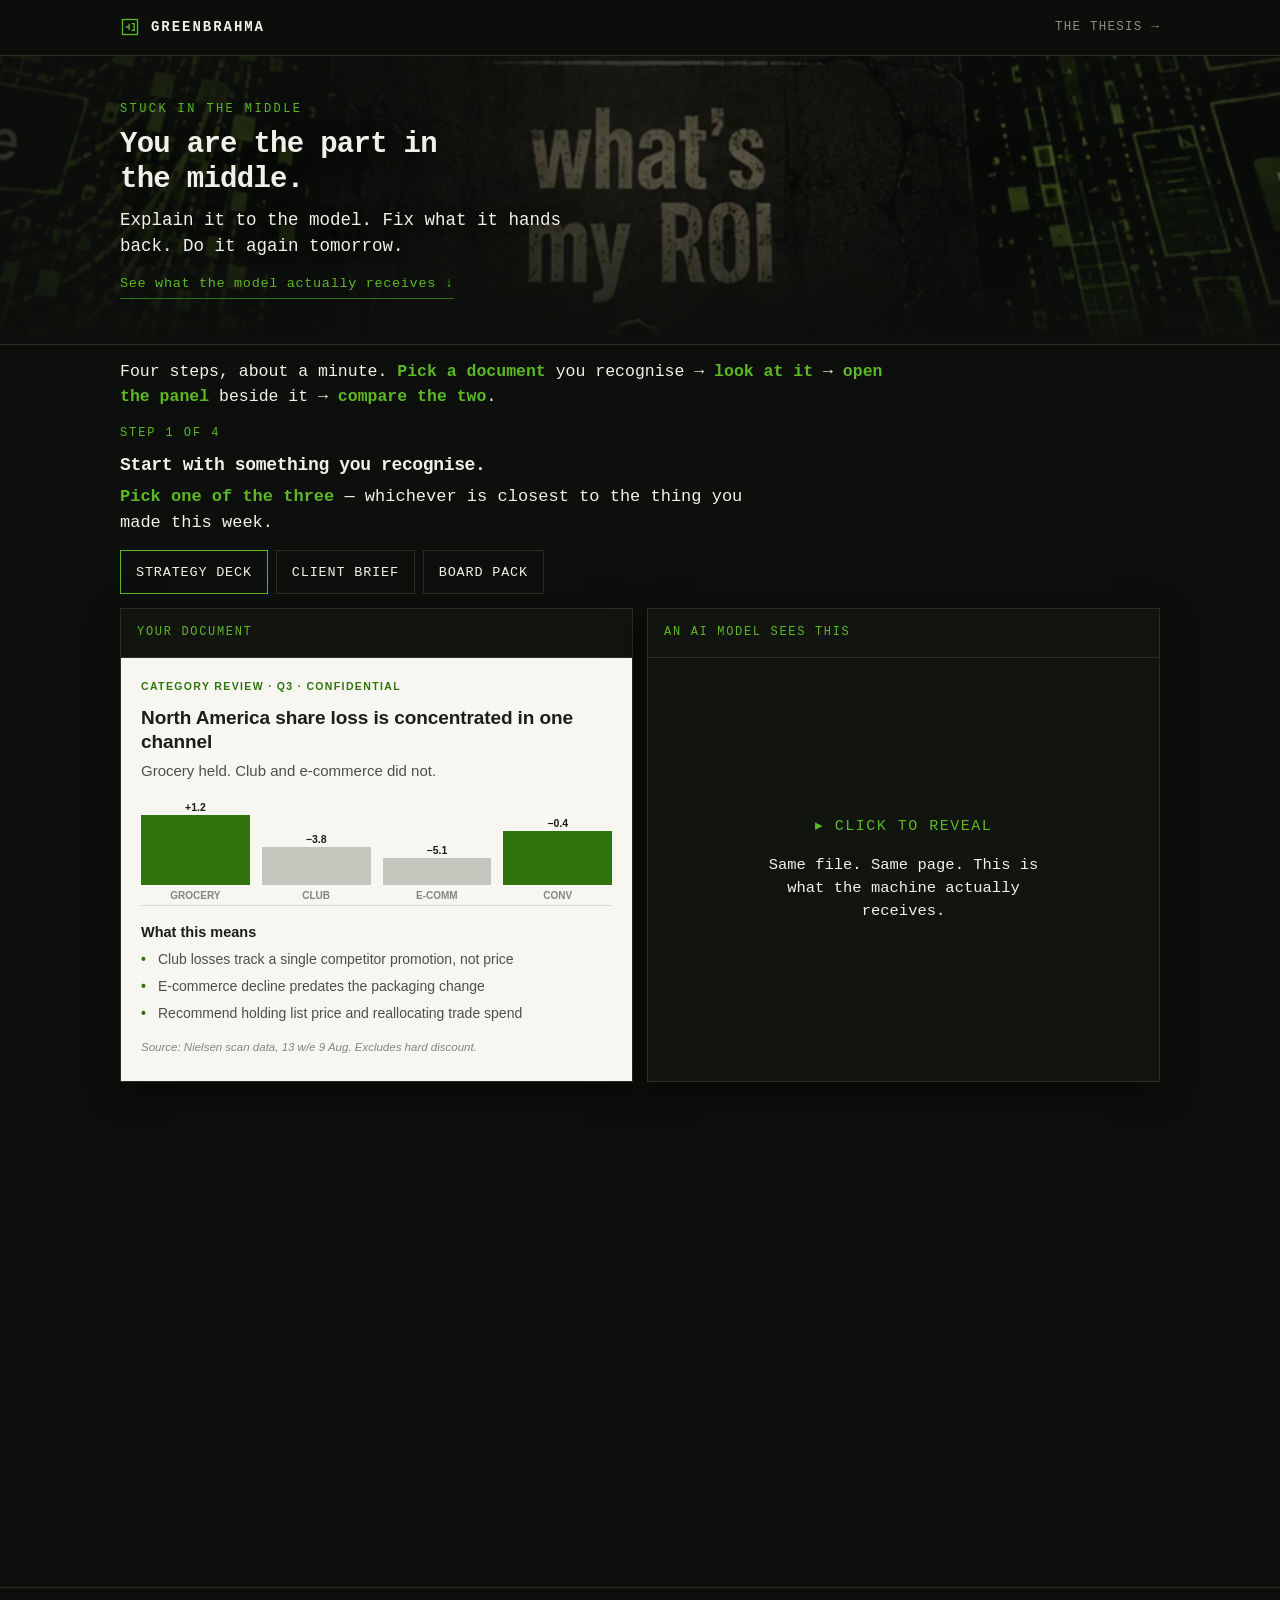
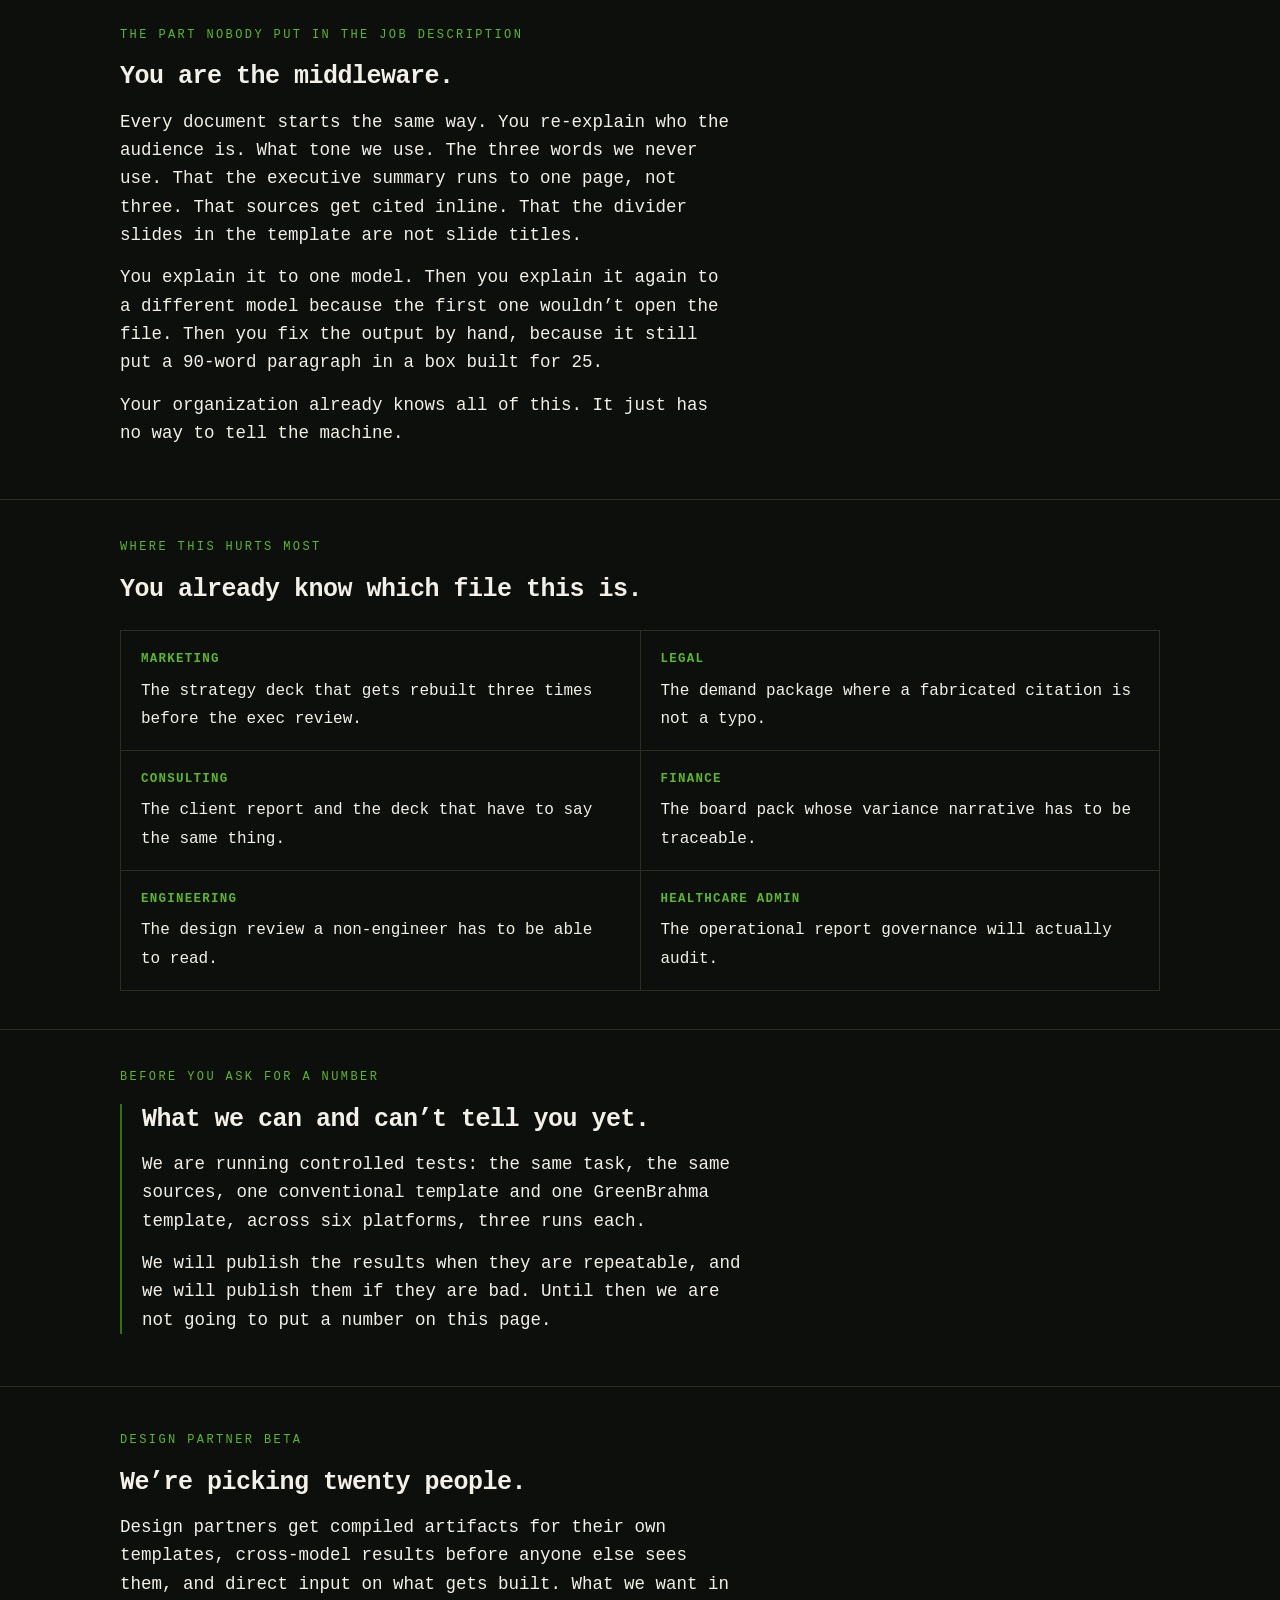
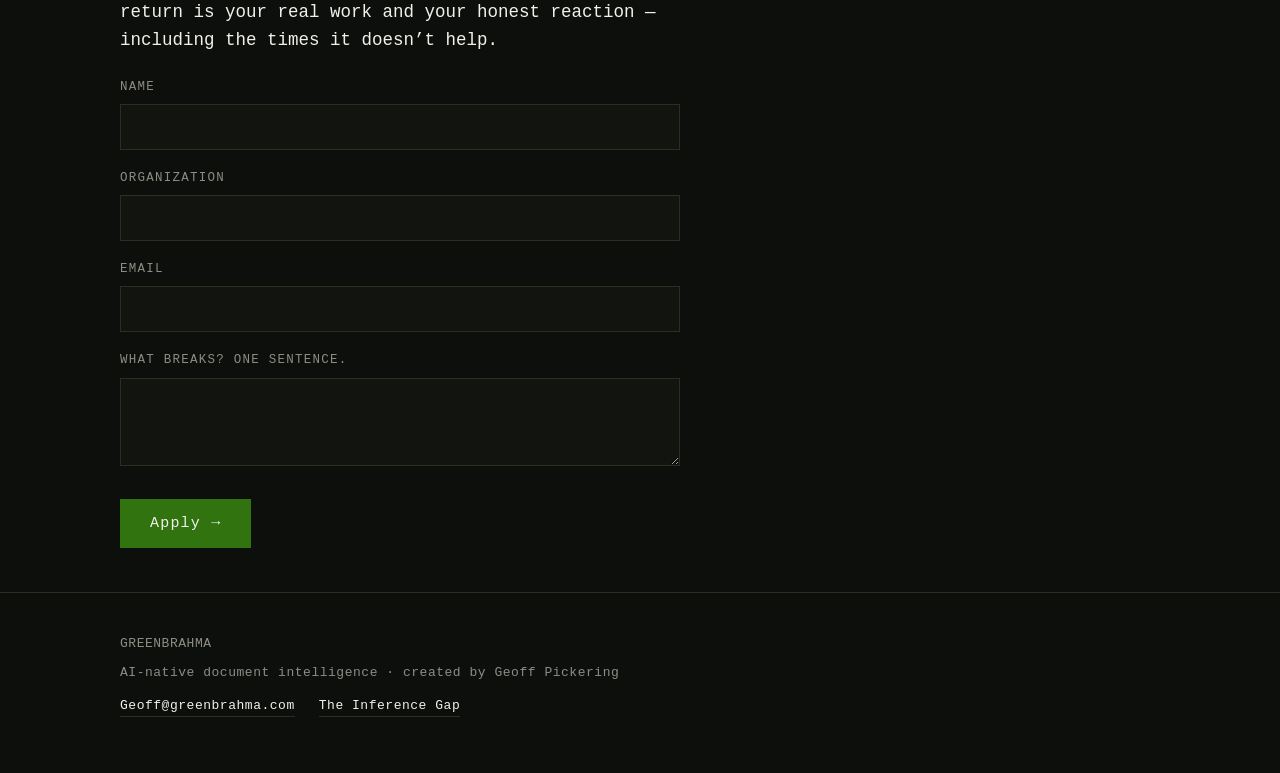
<file: brahmascore.html>
<!DOCTYPE html>
<html lang="en">
<head>
<meta charset="UTF-8" />
<meta name="robots" content="noindex, nofollow, noarchive" />
<meta name="viewport" content="width=device-width, initial-scale=1.0" />
<title>GreenBrahma — Make your templates readable by AI</title>
<meta name="description" content="Your Word and PowerPoint templates look fine to a person and mean almost nothing to a machine. See what an AI model actually receives." />
<meta property="og:type" content="website" />
<meta property="og:title" content="Your template looks fine. Your AI can't read it." />
<meta property="og:description" content="Every word survives. Every meaning does not. See what an AI model actually receives from your document." />

<style>
  :root{
    --ground:#0d0f0c;
    --ground-2:#12140f;
    --paper:#16190f;
    --ink:#f2f0e9;
    --ink-2:#cfcdc4;
    --ink-dim:#8e8c84;
    --green:#30730f;
    --green-lit:#5cb824;
    --rule:#2a2f22;
    --mono:'SFMono-Regular',ui-monospace,'Menlo','Consolas','Liberation Mono',monospace;
    --doc:'Aptos','Calibri','Segoe UI','Helvetica Neue',Arial,sans-serif;
    --sheet:#f7f6f1;--docink:#1b1d18;--docink2:#4d5049;--docdim:#83867d;--docrule:#d9d7cf;
    --sans:'SFMono-Regular',ui-monospace,'Menlo','Consolas','Liberation Mono',monospace;
  }
  *{box-sizing:border-box;margin:0;padding:0}
  html{scroll-behavior:smooth}
  body{background:var(--ground);color:var(--ink);font-family:var(--sans);
    font-size:17.5px;line-height:1.62;-webkit-font-smoothing:antialiased;overflow-x:hidden}
  .wrap{max-width:1080px;margin:0 auto;padding:0 20px}
  .dim{color:var(--ink-2)}

  header{border-bottom:1px solid var(--rule);padding:16px 0;position:sticky;top:0;
    background:rgba(13,15,12,.94);backdrop-filter:blur(6px);z-index:20}
  header .wrap{display:flex;align-items:center;justify-content:space-between;gap:16px}
  .brand{display:flex;align-items:center;gap:11px;font-family:var(--mono);
    letter-spacing:.14em;font-size:14px;font-weight:600}
  .glyph{width:20px;height:20px;flex:none}
  .navback{font-family:var(--mono);font-size:12.5px;letter-spacing:.1em;
    color:var(--ink-dim);text-decoration:none}
  .navback:hover{color:var(--ink)}

  section{padding:38px 0;border-bottom:1px solid var(--rule)}
  section.hero{padding:14px 0 26px;border-bottom:1px solid var(--rule)}
  .eyebrow{font-family:var(--mono);font-size:12px;letter-spacing:.2em;
    text-transform:uppercase;color:var(--green-lit);margin-bottom:16px}
  h1{font-family:var(--mono);font-weight:600;font-size:clamp(21px,2.7vw,29px);
    line-height:1.2;letter-spacing:-.025em;margin-bottom:12px;max-width:26ch}
  h2{font-family:var(--mono);font-weight:600;font-size:clamp(19px,2.9vw,25px);
    line-height:1.3;letter-spacing:-.02em;margin-bottom:14px}
  p{margin-bottom:14px;max-width:58ch;color:var(--ink)}
  p.lead{font-size:18.5px;color:var(--ink);margin-bottom:18px;line-height:1.5}

 ---------- */
.primary{border:1px solid var(--green);background:var(--ground-2);
  padding:13px 16px;margin-bottom:12px}
.step{font-family:var(--mono);font-size:12px;letter-spacing:.16em;
  color:var(--green-lit);margin-bottom:10px}
.primary h2{font-size:18px;line-height:1.35;font-weight:600;margin-bottom:6px}
.primary p{color:var(--ink);font-size:17px;max-width:62ch;line-height:1.55}
.primary .cue{color:var(--green-lit);font-weight:600}

/* ---------- doc tabs ---------- */
.tabs{display:flex;flex-wrap:wrap;gap:8px;margin-bottom:14px}
.tab{font-family:var(--mono);font-size:13.5px;letter-spacing:.06em;background:transparent;
  color:var(--ink);border:1px solid var(--rule);padding:11px 15px;cursor:pointer;
  min-height:44px}
.tab[aria-pressed="true"]{color:var(--ink);border-color:var(--green-lit)}
.tab:hover{color:var(--ink)}
.tab:focus-visible{outline:2px solid var(--green-lit);outline-offset:2px}

/* ---------- panes ---------- */
.panes{display:grid;grid-template-columns:1fr;gap:14px}
@media(min-width:900px){.panes{grid-template-columns:1fr 1fr}}
.pane{border:1px solid var(--rule);background:var(--ground-2);display:flex;flex-direction:column;box-shadow:0 10px 34px rgba(0,0,0,.45)}
.pane-head{font-family:var(--mono);font-size:12px;letter-spacing:.14em;color:var(--green-lit);
  padding:14px 16px;border-bottom:1px solid var(--rule)}
.paper{background:var(--sheet);color:var(--docink);font-family:var(--doc);padding:20px 20px 24px;flex:1;min-height:320px;position:relative;overflow:hidden}

/* ---------- the closed right pane ---------- */
.shut{all:unset;display:flex;flex-direction:column;align-items:center;justify-content:center;gap:14px;flex:1;min-height:320px;cursor:pointer;background:var(--ground-2);text-align:center;padding:30px}
.shut:focus-visible{outline:2px solid var(--green-lit);outline-offset:-4px}
.shut .lock{font-family:var(--mono);font-size:15px;letter-spacing:.1em;color:var(--green-lit)}
.shut .hint{font-size:15.5px;color:var(--ink);max-width:30ch;line-height:1.5}
.shut:hover .lock{color:var(--ink)}

/* ---------- document rendering: human ---------- */
.d-title{font-family:var(--doc);font-size:19px;font-weight:700;line-height:1.3;margin-bottom:5px;color:var(--docink);letter-spacing:-.005em}
.d-kicker{font-family:var(--doc);font-size:10.5px;font-weight:700;letter-spacing:.13em;color:var(--green);margin-bottom:11px}
.d-sub{font-size:15px;color:var(--docink2);margin-bottom:13px;line-height:1.45}
.d-h{font-size:14.5px;font-weight:700;margin:15px 0 5px;color:var(--docink)}
.d-p{font-size:14px;color:var(--docink2);margin-bottom:8px;line-height:1.5}
.d-li{font-size:14px;color:var(--docink2);margin:0 0 6px 17px;position:relative;line-height:1.5}
.d-li:before{content:"\2022";position:absolute;left:-17px;color:var(--green);font-weight:700}
.d-note{font-size:11.5px;color:var(--docdim);margin-top:14px;font-style:italic}

.chart{display:flex;align-items:flex-end;gap:12px;height:110px;margin:14px 0 6px;padding-bottom:20px;border-bottom:1px solid var(--docrule);position:relative}
.bar{flex:1;background:var(--green);position:relative}
.bar.alt{background:#c3c6bd}
.bar span{position:absolute;bottom:-19px;left:0;right:0;text-align:center;font-family:var(--doc);font-size:10px;font-weight:600;color:var(--docdim)}
.bar b{position:absolute;top:-16px;left:0;right:0;text-align:center;font-family:var(--doc);font-size:10.5px;font-weight:700;color:var(--docink)}

.tbl{width:100%;border-collapse:collapse;margin:12px 0;font-size:13px}
.tbl th{font-family:var(--doc);font-size:10.5px;font-weight:700;letter-spacing:.09em;color:var(--green);text-align:left;padding:6px 8px;border-bottom:1.5px solid var(--docink)}
.tbl td{padding:6px 8px;border-bottom:1px solid var(--docrule);color:var(--docink2)}
.tbl td.num{text-align:right;font-variant-numeric:tabular-nums}
.tbl td.neg{color:#a8342a}

/* ---------- document rendering: machine ---------- */
/* every element flattens to identical, undifferentiated text */
.machine .d-title,.machine .d-h,.machine .d-sub,.machine .d-p,
.machine .d-li,.machine .d-note,.machine .d-kicker{
  font-size:13.5px !important;font-weight:400 !important;font-style:normal !important;
  color:#7c7f76 !important;letter-spacing:0 !important;margin:0 0 8px 0 !important;
  line-height:1.5 !important;font-family:var(--doc) !important}
.machine .d-li:before{content:"";}
.machine .chart,.machine .tbl{display:none}
.machine .flat{border:1px dashed #b9bcb2;padding:10px 12px;margin:10px 0;font-family:var(--mono);font-size:11.5px;color:var(--green);line-height:1.5}
.machine .q{display:block;font-family:var(--mono);font-size:11px;color:var(--green);margin:1px 0 12px;letter-spacing:-.01em}

/* wipe reveal */
.wipe{position:absolute;inset:0;background:var(--green);transform-origin:left;transform:scaleX(1);pointer-events:none}
.wiping .wipe{animation:sweep 900ms cubic-bezier(.6,0,.3,1) forwards}
@keyframes sweep{0%{transform:scaleX(1)}100%{transform:scaleX(0);transform-origin:right}}

/* ---------- verdict ---------- */
.verdict{border-left:2px solid var(--green);padding:12px 0 12px 18px;margin-top:14px;
  opacity:0;transition:opacity 500ms ease}
.verdict.on{opacity:1}
.verdict p{font-size:17px;color:var(--ink);max-width:64ch;line-height:1.58}
.verdict b{color:var(--ink)}

/* ---------- model row ---------- */
.models{margin-top:18px;padding-top:16px;border-top:1px solid var(--rule);
  opacity:0;transition:opacity 500ms ease}
.models.on{opacity:1}
.models-label{font-family:var(--mono);font-size:11.5px;letter-spacing:.14em;
  color:var(--ink-dim);margin-bottom:10px}
.mrow{display:flex;flex-wrap:wrap;gap:8px}
.m{font-family:var(--mono);font-size:12.5px;color:var(--ink-dim);border:1px solid var(--rule);
  padding:10px 13px;background:transparent;min-height:42px;cursor:not-allowed}
.m[data-live="1"]{color:var(--ink);border-color:var(--green-lit);cursor:pointer}
.pending{font-size:14.5px;color:var(--ink);margin-top:10px;font-style:italic}

.reset{font-family:var(--mono);font-size:12.5px;background:transparent;color:var(--green-lit);
  border:none;cursor:pointer;padding:10px 2px;letter-spacing:.06em;margin-top:6px}


  /* ---------- image band: picture behind, text over ---------- */
  .band{position:relative;overflow:hidden;padding:0;
    border-bottom:1px solid var(--rule);background:var(--ground)}
  .bandimg{position:absolute;inset:0;z-index:0;display:block}
  .bandimg img{width:100%;height:100%;object-fit:cover;object-position:center 44%;opacity:.5}
  .bandimg:after{content:"";position:absolute;inset:0;pointer-events:none;
    background:
      linear-gradient(100deg,rgba(13,15,12,.72) 0%,rgba(13,15,12,.42) 38%,
        rgba(13,15,12,0) 62%,rgba(13,15,12,.30) 100%),
      linear-gradient(to bottom,rgba(13,15,12,.45) 0%,rgba(13,15,12,0) 34%,
        rgba(13,15,12,.55) 82%,var(--ground) 100%)}
  .bandtext{position:relative;z-index:2;display:flex;flex-direction:column;
    justify-content:center;min-height:clamp(224px,32vh,300px);
    padding-top:26px;padding-bottom:26px}
  .band .eyebrow{margin-bottom:8px}
  .band h1{margin-bottom:9px;max-width:20ch;
    text-shadow:0 2px 18px rgba(13,15,12,.85)}
  .band .lead{max-width:42ch;margin-bottom:14px;font-size:17.5px;line-height:1.5;
    text-shadow:0 1px 12px rgba(13,15,12,.9)}
  .scrollcue{display:inline-block;align-self:flex-start;font-family:var(--mono);
    font-size:13.5px;letter-spacing:.05em;color:var(--green-lit);text-decoration:none;
    border-bottom:1px solid var(--green);padding-bottom:3px}
  .scrollcue:hover{color:var(--ink)}
  @media(max-width:700px){
    .bandimg img{object-position:62% 40%;opacity:.42}
    .bandimg:after{background:
      linear-gradient(to bottom,rgba(13,15,12,.60) 0%,rgba(13,15,12,.45) 40%,
        rgba(13,15,12,.80) 84%,var(--ground) 100%)}
    .bandtext{min-height:clamp(230px,40vh,300px);padding-top:22px;padding-bottom:22px}
    .band h1{max-width:15ch}
    .band .lead{max-width:34ch}
  }

  .verticals{display:grid;grid-template-columns:1fr;gap:1px;background:var(--rule);
    border:1px solid var(--rule);margin-top:24px}
  @media(min-width:720px){.verticals{grid-template-columns:1fr 1fr}}
  .v{background:var(--ground);padding:18px 20px}
  .v b{display:block;font-family:var(--mono);font-size:12.5px;letter-spacing:.1em;
    color:var(--green-lit);font-weight:600;margin-bottom:6px}
  .v span{color:var(--ink);font-size:16px;line-height:1.5}

  .stepsintro{font-size:16.5px;line-height:1.55;color:var(--ink);margin-bottom:14px;max-width:78ch}
  .stepsintro b{color:var(--green-lit);font-weight:600}
  .honest{border-left:2px solid var(--green);padding-left:20px}

  .cta-band{padding:44px 0}
  form{margin-top:22px;max-width:560px}
  label{display:block;font-family:var(--mono);font-size:12.5px;letter-spacing:.1em;
    text-transform:uppercase;color:var(--ink-dim);margin:18px 0 7px}
  input,textarea{width:100%;background:var(--ground-2);border:1px solid var(--rule);
    color:var(--ink);font-family:var(--mono);font-size:16px;padding:13px 15px;border-radius:0}
  input:focus,textarea:focus{outline:none;border-color:var(--green-lit)}
  textarea{resize:vertical;min-height:88px}
  button[type=submit]{margin-top:24px;background:var(--green);color:var(--ink);
    font-family:var(--mono);font-size:15px;letter-spacing:.08em;border:none;
    padding:16px 30px;cursor:pointer;transition:background .15s;min-height:48px}
  button[type=submit]:hover{background:var(--green-lit);color:var(--ground)}

  footer{padding:40px 0 56px;color:var(--ink-dim);font-family:var(--mono);
    font-size:13px;letter-spacing:.04em}
  footer a{color:var(--ink);text-decoration:none;border-bottom:1px solid var(--rule)}
  footer a:hover{color:var(--ink)}
  .foot-row{display:flex;gap:24px;flex-wrap:wrap;margin-top:12px}
  .sr{position:absolute;width:1px;height:1px;overflow:hidden;clip:rect(0,0,0,0)}
  ::selection{background:var(--green);color:var(--ink)}
</style>
</head>
<body>




<header>
  <div class="wrap">
    <div class="brand">
      <svg class="glyph" viewBox="0 0 24 24" fill="none" stroke="#5cb824" stroke-width="1.6">
        <rect x="3" y="3" width="18" height="18"/>
        <path d="M7 12 L11 12 M11 8 L11 16 M14 8 L17 8 L17 16 L14 16"/>
      </svg>
      GREENBRAHMA
    </div>
    <a class="navback" href="/thesis.html">THE THESIS &rarr;</a>
  </div>
</header>

<section class="band">
  <picture class="bandimg">
    <source media="(max-width:700px)" srcset="/hero-squeeze-4x5.webp">
    <img src="/hero-squeeze.webp" alt="A lone office worker standing between two converging walls: AI tools pressing in from one side, Word, PowerPoint and Excel from the other, under demands to do more with less." fetchpriority="high" width="1672" height="941">
  </picture>
  <div class="wrap bandtext">
    <div class="eyebrow">Stuck in the middle</div>
    <h1>You are the part in the middle.</h1>
    <p class="lead">Explain it to the model. Fix what it hands back. Do it again tomorrow.</p>
    <a class="scrollcue" href="#viewer">See what the model actually receives &darr;</a>
  </div>
</section>

<section class="hero" id="viewer">
  <div class="wrap">

    <p class="stepsintro">Four steps, about a minute. <b>Pick a document</b> you recognise &rarr;
      <b>look at it</b> &rarr; <b>open the panel</b> beside it &rarr; <b>compare the two</b>.</p>

<!-- PRIMARY NARRATION PANEL -->
  <div class="primary" id="primary" aria-live="polite">
    <div class="step" id="pstep">STEP 1 OF 4</div>
    <h2 id="phead">You go round and round with your LLM, and it never behaves.</h2>
    <p id="pbody">ChatGPT, Copilot, Claude, Gemini, Perplexity — you explain the same things every
      time, and you still rewrite the output by hand. <span class="cue">Look below.</span></p>
  </div>

  <!-- DOC TABS -->
  <div class="tabs" role="group" aria-label="Choose a document">
    <button class="tab" data-doc="deck" aria-pressed="true">STRATEGY DECK</button>
    <button class="tab" data-doc="brief" aria-pressed="false">CLIENT BRIEF</button>
    <button class="tab" data-doc="board" aria-pressed="false">BOARD PACK</button>
  </div>

  <!-- PANES -->
  <div class="panes">
    <div class="pane">
      <div class="pane-head">YOUR DOCUMENT</div>
      <div class="paper" id="human"></div>
    </div>

    <div class="pane" id="rightpane">
      <div class="pane-head">AN AI MODEL SEES THIS</div>
      <button class="shut" id="shut">
        <span class="lock">▸ CLICK TO REVEAL</span>
        <span class="hint">Same file. Same page. This is what the machine actually receives.</span>
      </button>
      <div class="paper machine" id="machine" hidden><div class="wipe"></div></div>
    </div>
  </div>

  <!-- VERDICT -->
  <div class="verdict" id="verdict">
    <p><b>Nothing on the right is missing — it's all still there.</b> What's gone is every signal
      that told a person what any of it <i>meant</i>. No heading is a heading. The chart is an
      image with no data behind it. Nothing marks a finding, a source, or a limit. The model has
      to guess all of it, and it guesses confidently. That's the rewrite you do every time.</p>
  </div>

  <!-- MODEL ROW -->
  <div class="models" id="models">
    <div class="models-label">DOES EVERY MODEL SEE IT THE SAME WAY?</div>
    <div class="mrow">
      <button class="m">MICROSOFT COPILOT</button>
      <button class="m">CHATGPT</button>
      <button class="m">CLAUDE</button>
      <button class="m">GEMINI</button>
      <button class="m">GEMINI NOTEBOOK</button>
      <button class="m">PERPLEXITY</button>
    </div>
    <p class="pending">No. They differ, and the differences matter. We're measuring exactly how —
      same file, same task, three runs each — and these become live when the results are
      repeatable. We publish them either way.</p>
    <button class="reset" id="reset">↻ START OVER</button>
  </div>
  </div>
</section>

<section>
  <div class="wrap">
    <div class="eyebrow">The part nobody put in the job description</div>
    <h2>You are the middleware.</h2>
    <p>Every document starts the same way. You re-explain who the audience is. What tone we use.
      The three words we never use. That the executive summary runs to one page, not three. That
      sources get cited inline. That the divider slides in the template are not slide titles.</p>
    <p>You explain it to one model. Then you explain it again to a different model because the
      first one wouldn&rsquo;t open the file. Then you fix the output by hand, because it still put a
      90-word paragraph in a box built for 25.</p>
    <p>Your organization already knows all of this. It just has no way to tell the machine.</p>
  </div>
</section>

<section>
  <div class="wrap">
    <div class="eyebrow">Where this hurts most</div>
    <h2>You already know which file this is.</h2>
    <div class="verticals">
      <div class="v"><b>MARKETING</b><span>The strategy deck that gets rebuilt three times before the exec review.</span></div>
      <div class="v"><b>LEGAL</b><span>The demand package where a fabricated citation is not a typo.</span></div>
      <div class="v"><b>CONSULTING</b><span>The client report and the deck that have to say the same thing.</span></div>
      <div class="v"><b>FINANCE</b><span>The board pack whose variance narrative has to be traceable.</span></div>
      <div class="v"><b>ENGINEERING</b><span>The design review a non-engineer has to be able to read.</span></div>
      <div class="v"><b>HEALTHCARE ADMIN</b><span>The operational report governance will actually audit.</span></div>
    </div>
  </div>
</section>

<section>
  <div class="wrap">
    <div class="eyebrow">Before you ask for a number</div>
    <div class="honest">
      <h2>What we can and can&rsquo;t tell you yet.</h2>
      <p>We are running controlled tests: the same task, the same sources, one conventional
        template and one GreenBrahma template, across six platforms, three runs each.</p>
      <p>We will publish the results when they are repeatable, and we will publish them if they
        are bad. Until then we are not going to put a number on this page.</p>
    </div>
  </div>
</section>

<section class="cta-band" id="apply">
  <div class="wrap">
    <div class="eyebrow">Design partner beta</div>
    <h2>We&rsquo;re picking twenty people.</h2>
    <p>Design partners get compiled artifacts for their own templates, cross-model results before
      anyone else sees them, and direct input on what gets built. What we want in return is your
      real work and your honest reaction &mdash; including the times it doesn&rsquo;t help.</p>

    <form name="engage" method="POST" action="/api/contact">
      <input type="hidden" name="form-name" value="engage" />
      <p style="display:none"><label>Don&rsquo;t fill this: <input name="bot-field" /></label></p>
      <label for="name">Name</label>
      <input id="name" name="name" type="text" required />
      <label for="company">Organization</label>
      <input id="company" name="company" type="text" required />
      <label for="email">Email</label>
      <input id="email" name="email" type="email" required />
      <label for="where">What breaks? One sentence.</label>
      <textarea id="where" name="where" required></textarea>
      <button type="submit">Apply &rarr;</button>
    </form>
  </div>
</section>

<footer>
  <div class="wrap">
    <div>GREENBRAHMA</div>
    <div style="margin-top:8px">AI-native document intelligence &middot; created by Geoff Pickering</div>
    <div class="foot-row">
      <a href="mailto:Geoff@greenbrahma.com">Geoff@greenbrahma.com</a>
      <a href="/thesis.html">The Inference Gap</a>
    </div>
  </div>
</footer>

<script>


(function(){
  var DOCS = {
    deck: {
      human:
        '<div class="d-kicker">CATEGORY REVIEW · Q3 · CONFIDENTIAL</div>'+
        '<div class="d-title">North America share loss is concentrated in one channel</div>'+
        '<div class="d-sub">Grocery held. Club and e-commerce did not.</div>'+
        '<div class="chart">'+
          '<div class="bar" style="height:78%"><b>+1.2</b><span>GROCERY</span></div>'+
          '<div class="bar alt" style="height:42%"><b>−3.8</b><span>CLUB</span></div>'+
          '<div class="bar alt" style="height:30%"><b>−5.1</b><span>E-COMM</span></div>'+
          '<div class="bar" style="height:61%"><b>−0.4</b><span>CONV</span></div>'+
        '</div>'+
        '<div class="d-h">What this means</div>'+
        '<div class="d-li">Club losses track a single competitor promotion, not price</div>'+
        '<div class="d-li">E-commerce decline predates the packaging change</div>'+
        '<div class="d-li">Recommend holding list price and reallocating trade spend</div>'+
        '<div class="d-note">Source: Nielsen scan data, 13 w/e 9 Aug. Excludes hard discount.</div>',
      machine:
        '<div class="d-kicker">CATEGORY REVIEW · Q3 · CONFIDENTIAL</div>'+
        '<span class="q">? label, classification, or body text</span>'+
        '<div class="d-title">North America share loss is concentrated in one channel</div>'+
        '<span class="q">? title, finding, or first sentence</span>'+
        '<div class="d-sub">Grocery held. Club and e-commerce did not.</div>'+
        '<div class="flat">[ IMAGE — no alt text, no underlying values ]<br>'+
          '? four numbers exist on screen and nowhere in the file</div>'+
        '<div class="d-h">What this means</div>'+
        '<span class="q">? heading or statement</span>'+
        '<div class="d-li">Club losses track a single competitor promotion, not price</div>'+
        '<div class="d-li">E-commerce decline predates the packaging change</div>'+
        '<div class="d-li">Recommend holding list price and reallocating trade spend</div>'+
        '<span class="q">? which of these is fact, which is inference, which is the recommendation</span>'+
        '<div class="d-note">Source: Nielsen scan data, 13 w/e 9 Aug. Excludes hard discount.</div>'+
        '<span class="q">? attribution not linked to any claim above</span>'
    },
    brief: {
      human:
        '<div class="d-kicker">CLIENT BRIEF · SCIPAB</div>'+
        '<div class="d-title">Meridian Health — Q4 enrollment campaign</div>'+
        '<div class="d-h">Situation</div>'+
        '<div class="d-p">Meridian enters open enrollment with 11% more plan options than last year and the same media budget.</div>'+
        '<div class="d-h">Complication</div>'+
        '<div class="d-p">Broker-led acquisition has flattened for three consecutive quarters while direct-to-consumer cost per enrollment has risen 34%.</div>'+
        '<div class="d-h">Implication</div>'+
        '<div class="d-p">Holding both channels at current spend delivers roughly 8,000 fewer enrollments than plan.</div>'+
        '<div class="d-h">Position</div>'+
        '<div class="d-p">Consolidate spend behind the two plans that convert without broker involvement.</div>'+
        '<div class="d-h">Action</div>'+
        '<div class="d-p">Approve a reallocation of $2.4M from broker co-op to direct performance media by 14 September.</div>'+
        '<div class="d-h">Benefit</div>'+
        '<div class="d-p">Recovers the enrollment gap and lowers blended acquisition cost into next plan year.</div>',
      machine:
        '<div class="d-kicker">CLIENT BRIEF · SCIPAB</div>'+
        '<div class="d-title">Meridian Health — Q4 enrollment campaign</div>'+
        '<span class="q">? six sections follow — the file does not say they are a sequence</span>'+
        '<div class="d-h">Situation</div>'+
        '<div class="d-p">Meridian enters open enrollment with 11% more plan options than last year and the same media budget.</div>'+
        '<div class="d-h">Complication</div>'+
        '<div class="d-p">Broker-led acquisition has flattened for three consecutive quarters while direct-to-consumer cost per enrollment has risen 34%.</div>'+
        '<span class="q">? "Complication" is a heading here and a body word elsewhere</span>'+
        '<div class="d-h">Implication</div>'+
        '<div class="d-p">Holding both channels at current spend delivers roughly 8,000 fewer enrollments than plan.</div>'+
        '<div class="d-h">Position</div>'+
        '<div class="d-p">Consolidate spend behind the two plans that convert without broker involvement.</div>'+
        '<div class="d-h">Action</div>'+
        '<div class="d-p">Approve a reallocation of $2.4M from broker co-op to direct performance media by 14 September.</div>'+
        '<span class="q">? the one line that is a decision request is not marked as one</span>'+
        '<div class="d-h">Benefit</div>'+
        '<div class="d-p">Recovers the enrollment gap and lowers blended acquisition cost into next plan year.</div>'
    },
    board: {
      human:
        '<div class="d-kicker">BOARD PACK · ITEM 4 · FINANCE</div>'+
        '<div class="d-title">Chair\'s note</div>'+
        '<div class="d-p">The quarter came in below plan on revenue and ahead on contribution margin. The shortfall is concentrated in the enterprise renewal cohort and is, in the view of management, timing rather than loss.</div>'+
        '<div class="d-p">We are not proposing a change to full-year guidance at this meeting.</div>'+
        '<div class="d-h">Variance to plan</div>'+
        '<table class="tbl"><tr><th>Line</th><th>Plan</th><th>Actual</th><th>Var</th></tr>'+
        '<tr><td>Revenue</td><td class="num">14.80</td><td class="num">13.62</td><td class="num neg">(1.18)</td></tr>'+
        '<tr><td>Gross profit</td><td class="num">11.84</td><td class="num">11.29</td><td class="num neg">(0.55)</td></tr>'+
        '<tr><td>Opex</td><td class="num">9.90</td><td class="num">9.11</td><td class="num">0.79</td></tr>'+
        '<tr><td>EBITDA</td><td class="num">1.94</td><td class="num">2.18</td><td class="num">0.24</td></tr></table>'+
        '<div class="d-note">$M. Unaudited. Prepared on the same basis as the prior period.</div>',
      machine:
        '<div class="d-kicker">BOARD PACK · ITEM 4 · FINANCE</div>'+
        '<div class="d-title">Chair\'s note</div>'+
        '<div class="d-p">The quarter came in below plan on revenue and ahead on contribution margin. The shortfall is concentrated in the enterprise renewal cohort and is, in the view of management, timing rather than loss.</div>'+
        '<span class="q">? "in the view of management" — opinion, not established fact</span>'+
        '<div class="d-p">We are not proposing a change to full-year guidance at this meeting.</div>'+
        '<div class="d-h">Variance to plan</div>'+
        '<div class="flat">[ TABLE — 4 columns × 4 rows ]<br>'+
          '? no units declared · ? parentheses may be negative or footnote<br>'+
          '? which column is authoritative · ? no rounding rule</div>'+
        '<div class="d-note">$M. Unaudited. Prepared on the same basis as the prior period.</div>'+
        '<span class="q">? the units are declared here, after the table, in a footnote</span>'
    }
  };

  var STEPS = [
    {s:'STEP 1 OF 4', h:'Start with something you recognise.',
     b:'<span class="cue">Pick one of the three</span> — whichever is closest to the thing you made this week.'},
    {s:'STEP 2 OF 4', h:'That\'s the document. Nothing unusual about it.',
     b:'Try the others if you like. <span class="cue">Then open the panel on the right.</span>'},
    {s:'STEP 3 OF 4', h:'That\'s what you see. Ready?',
     b:'<span class="cue">Click the panel on the right</span> — <i>An AI model sees this</i>.'},
    {s:'STEP 4 OF 4', h:'Every word survived. Every meaning did not.',
     b:'Read the two side by side. The green questions are the things your file never answered — so the model answers them itself.'}
  ];

  var human=document.getElementById('human'), machine=document.getElementById('machine'),
      shut=document.getElementById('shut'), rightpane=document.getElementById('rightpane'),
      verdict=document.getElementById('verdict'), models=document.getElementById('models'),
      reset=document.getElementById('reset'), tabs=document.querySelectorAll('.tab'),
      pstep=document.getElementById('pstep'), phead=document.getElementById('phead'),
      pbody=document.getElementById('pbody');
  var cur='deck', tabbed=0, revealed=false;

  function setStep(i){ pstep.textContent=STEPS[i].s; phead.textContent=STEPS[i].h;
    pbody.innerHTML=STEPS[i].b; }

  function renderHuman(){ human.innerHTML=DOCS[cur].human; }
  function renderMachine(){
    machine.innerHTML='<div class="wipe"></div>'+DOCS[cur].machine;
    machine.classList.remove('wiping');
    void machine.offsetWidth;
    machine.classList.add('wiping');
  }

  renderHuman(); setStep(0);

  tabs.forEach(function(t){
    t.addEventListener('click', function(){
      tabs.forEach(function(o){o.setAttribute('aria-pressed','false');});
      t.setAttribute('aria-pressed','true');
      cur=t.dataset.doc; tabbed++;
      renderHuman();
      if(revealed){ renderMachine(); }
      else if(tabbed>=2){ setStep(2); }
      else { setStep(1); }
    });
  });

  shut.addEventListener('click', function(){
    revealed=true;
    shut.hidden=true; shut.style.display='none';
    machine.hidden=false;
    renderMachine();
    setStep(3);
    setTimeout(function(){ verdict.classList.add('on'); models.classList.add('on'); }, 900);
  });

  reset.addEventListener('click', function(){
    revealed=false; tabbed=0;
    machine.hidden=true; shut.hidden=false; shut.style.display='';
    verdict.classList.remove('on'); models.classList.remove('on');
    setStep(0);
  });
})();
</script>
</body>
</html>
</file>
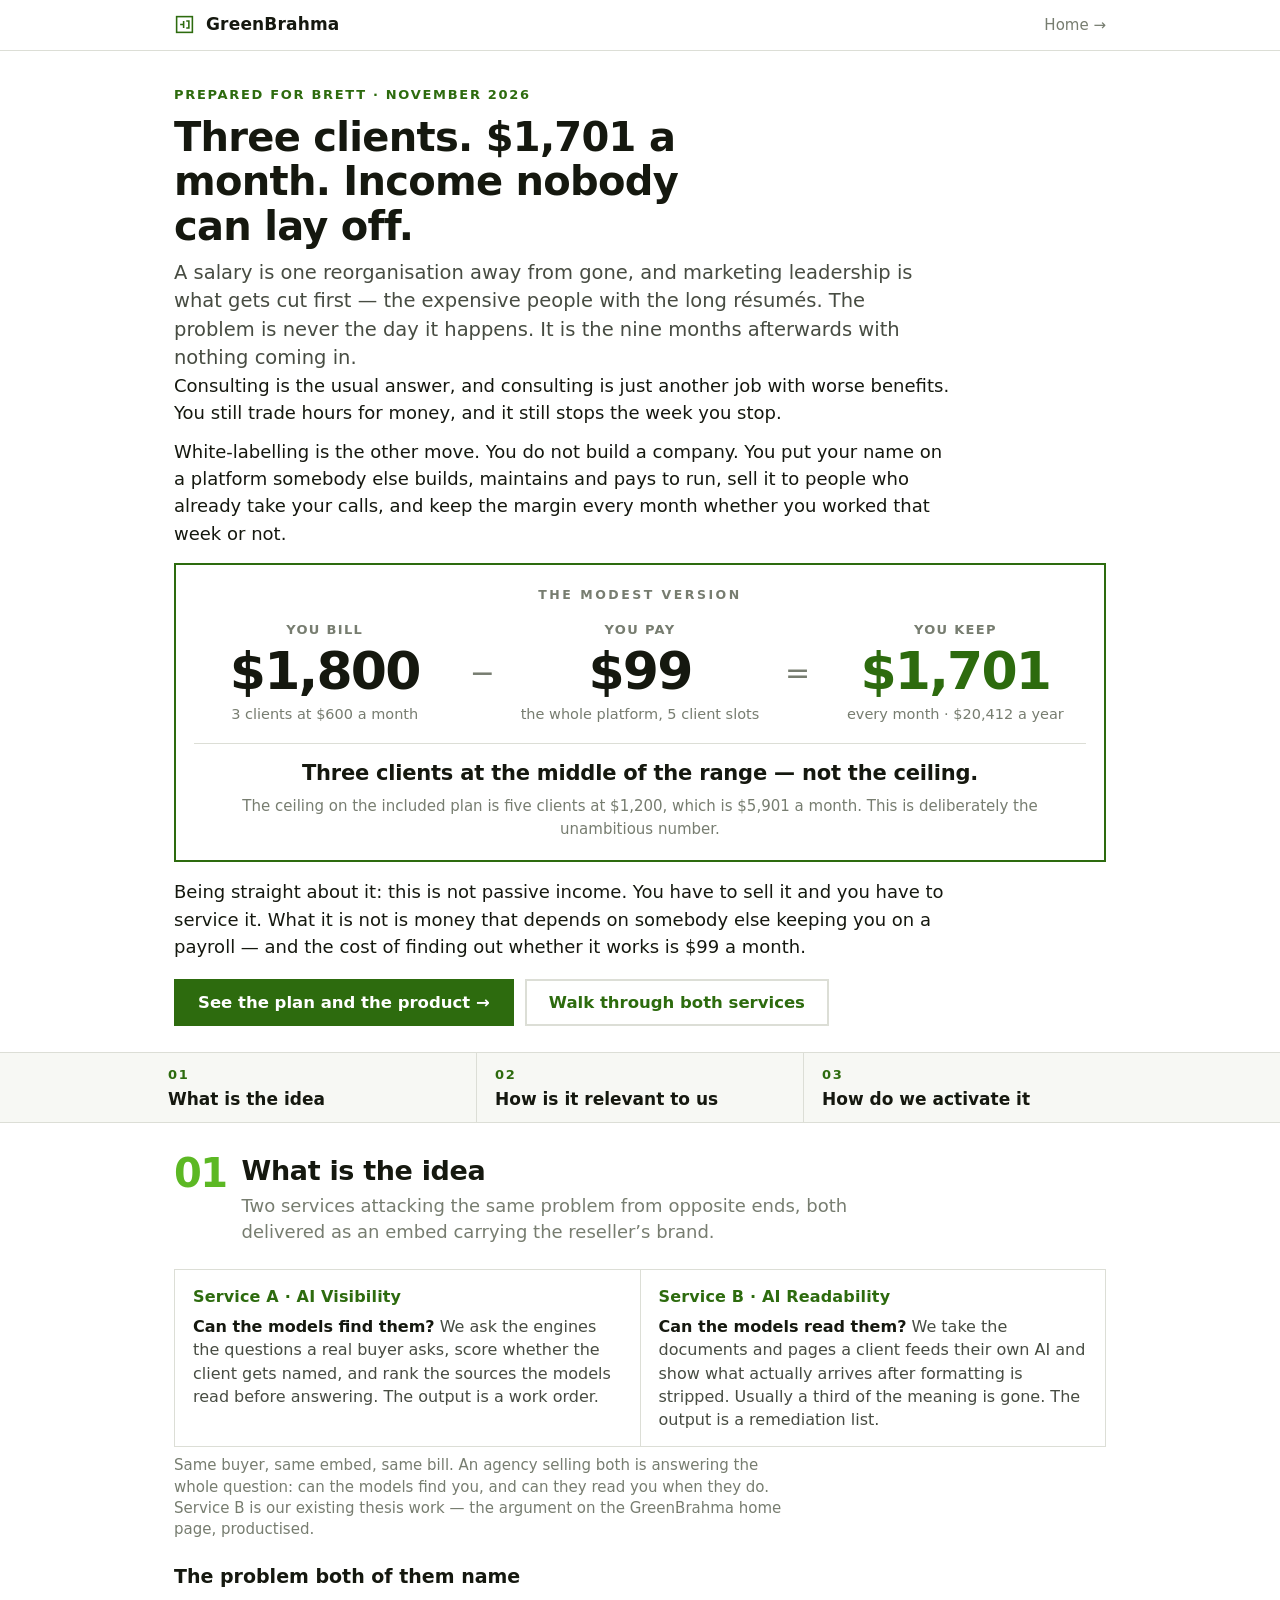
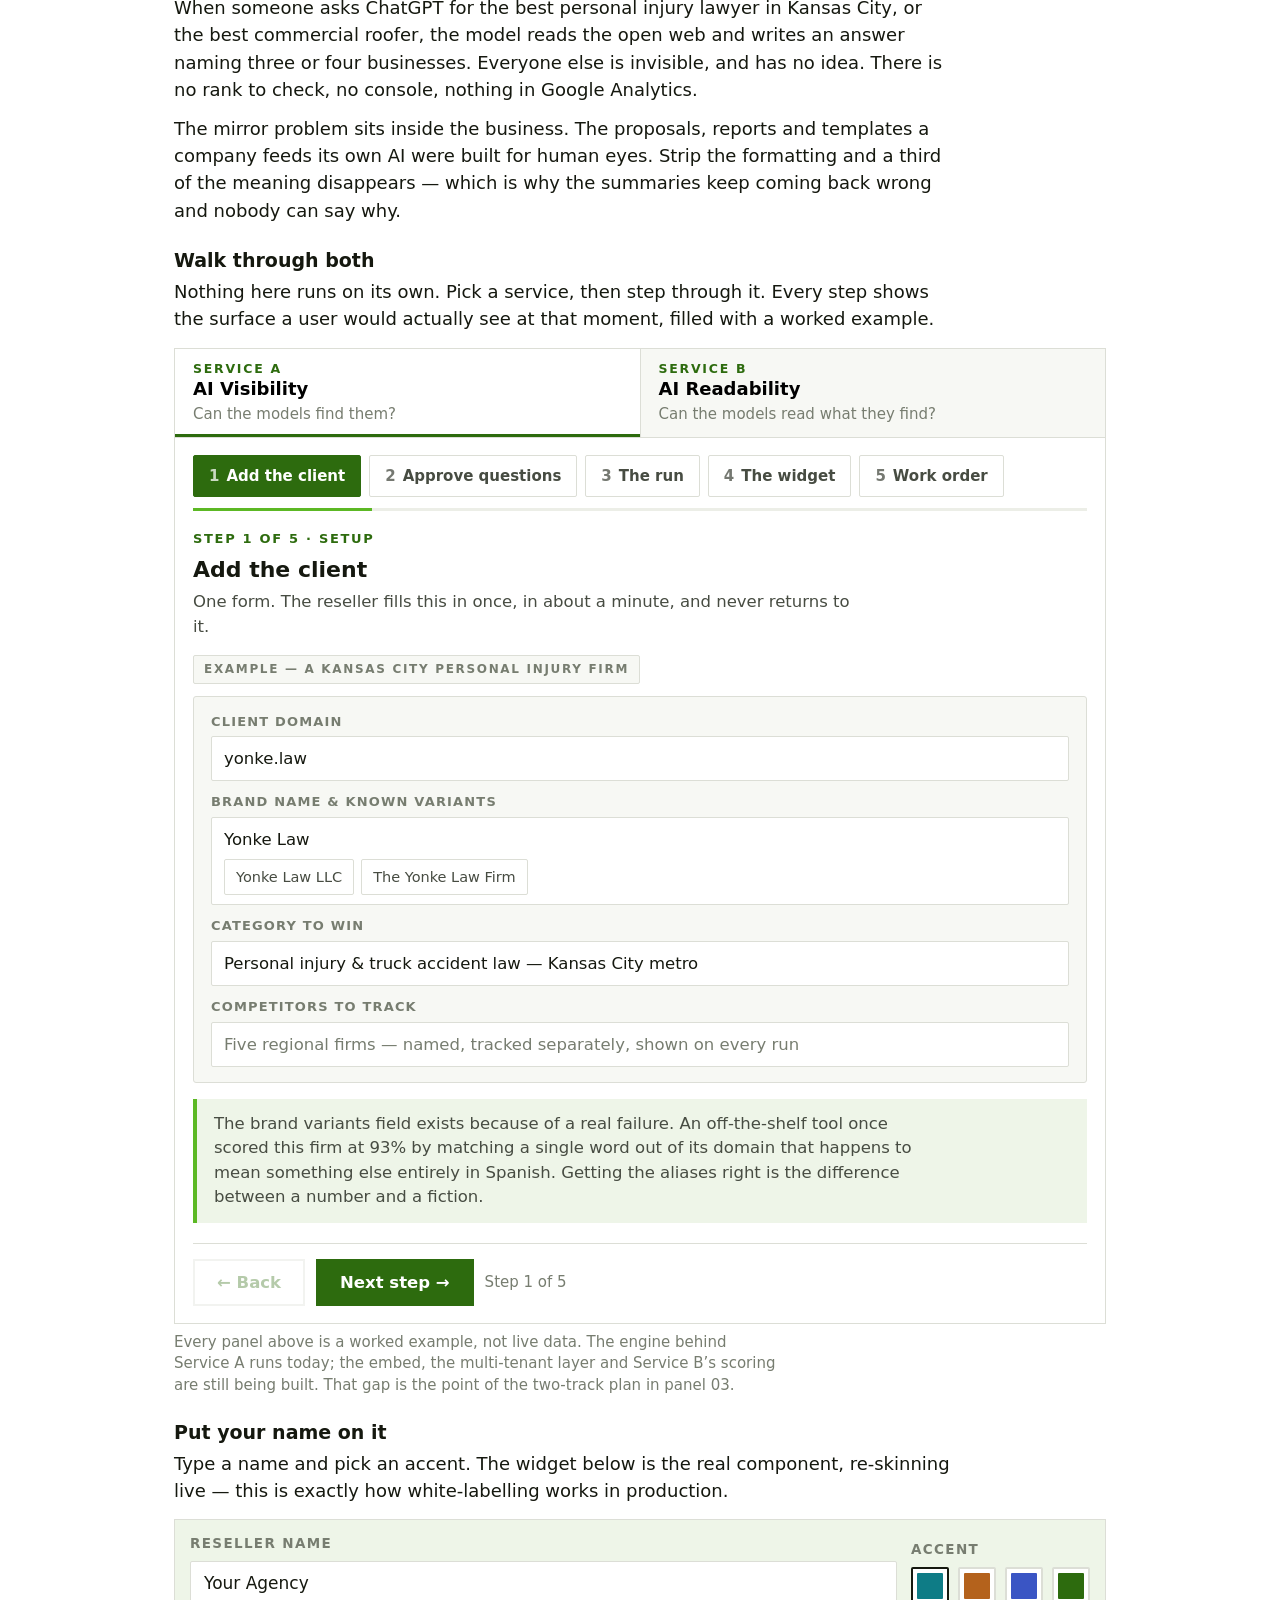
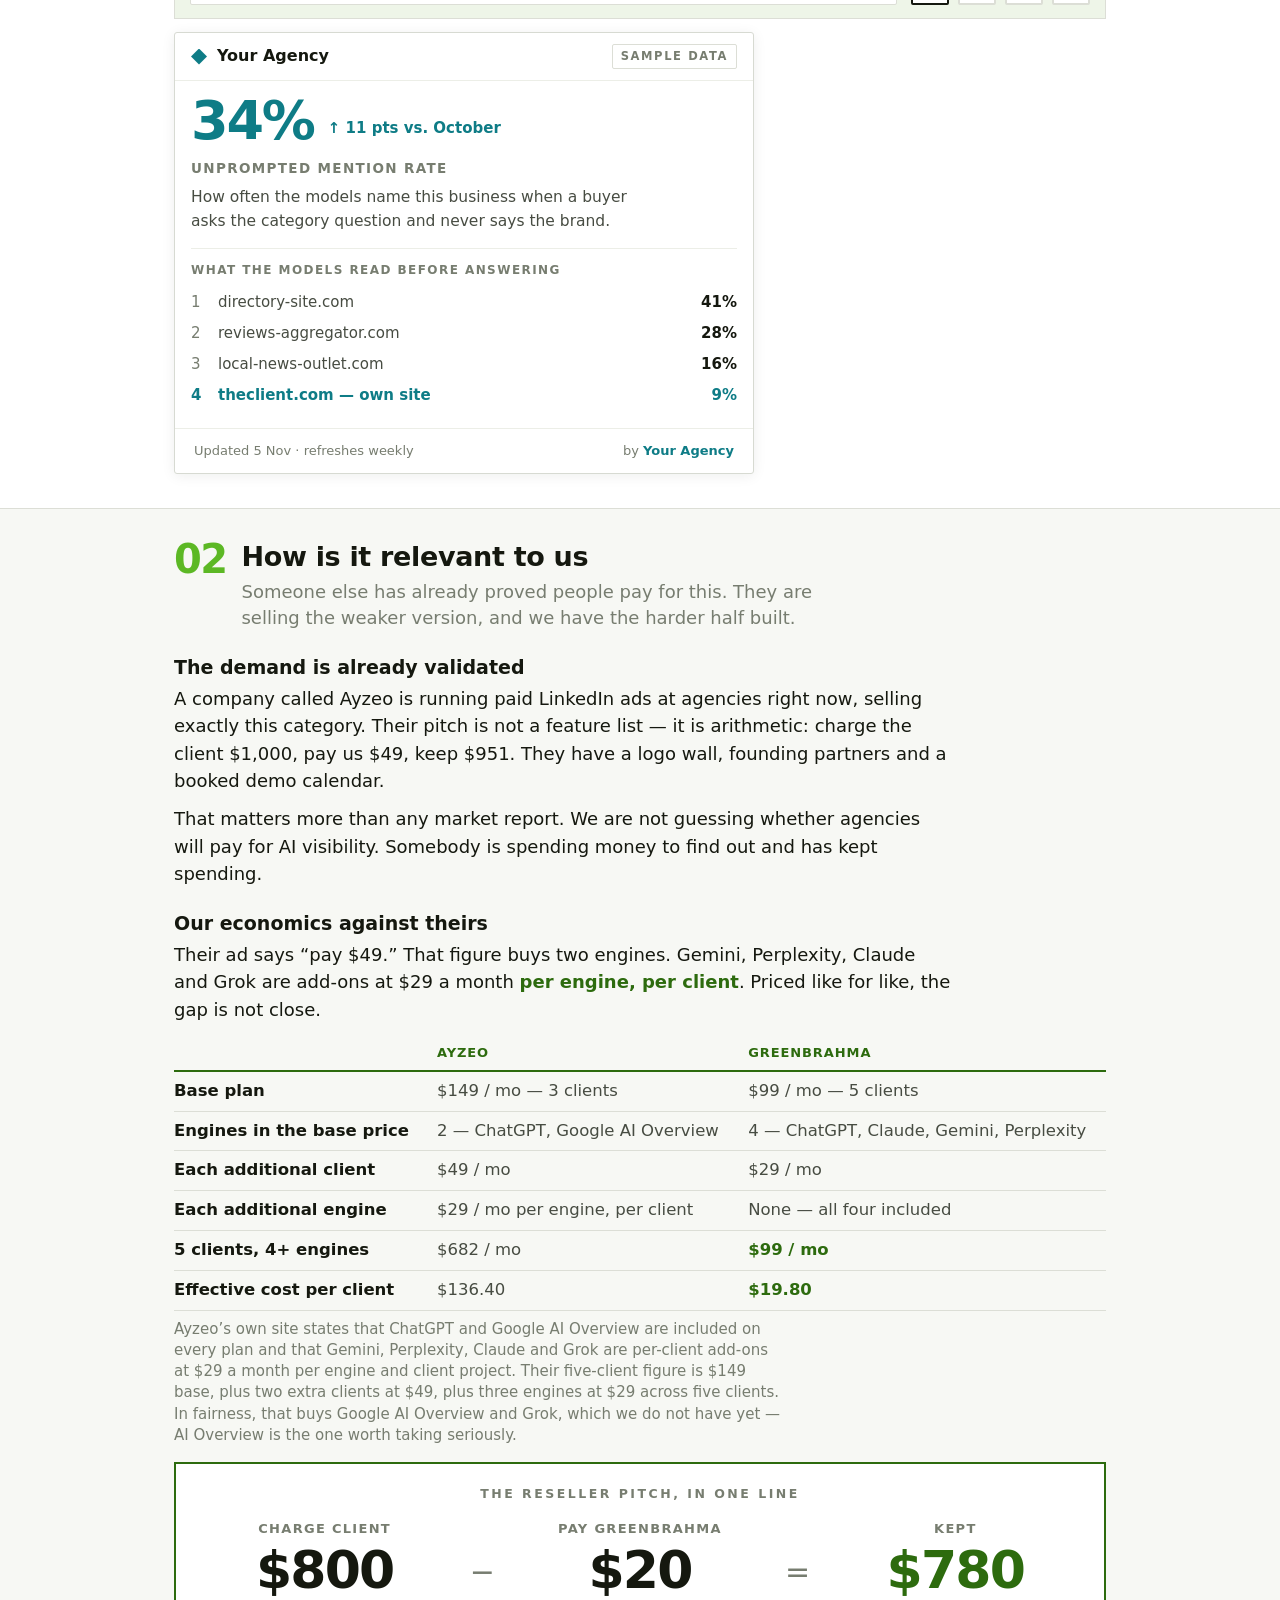
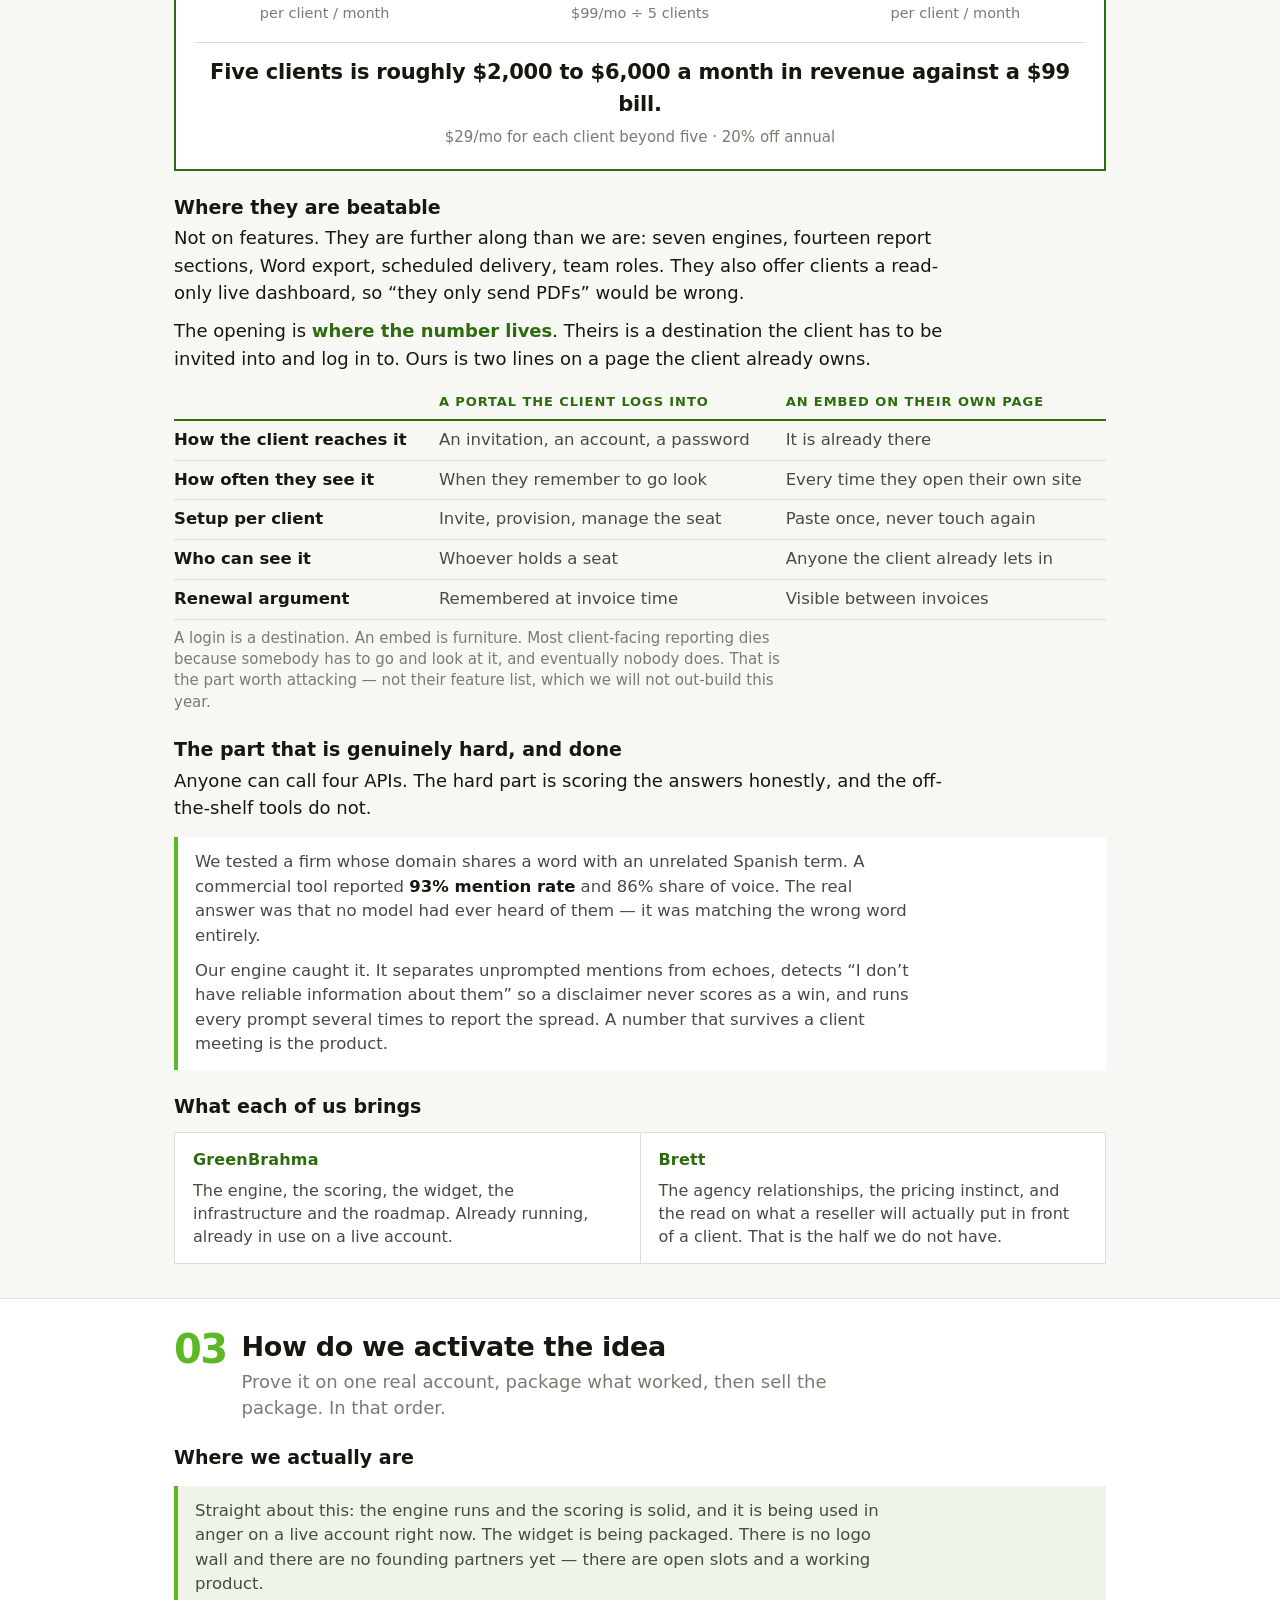
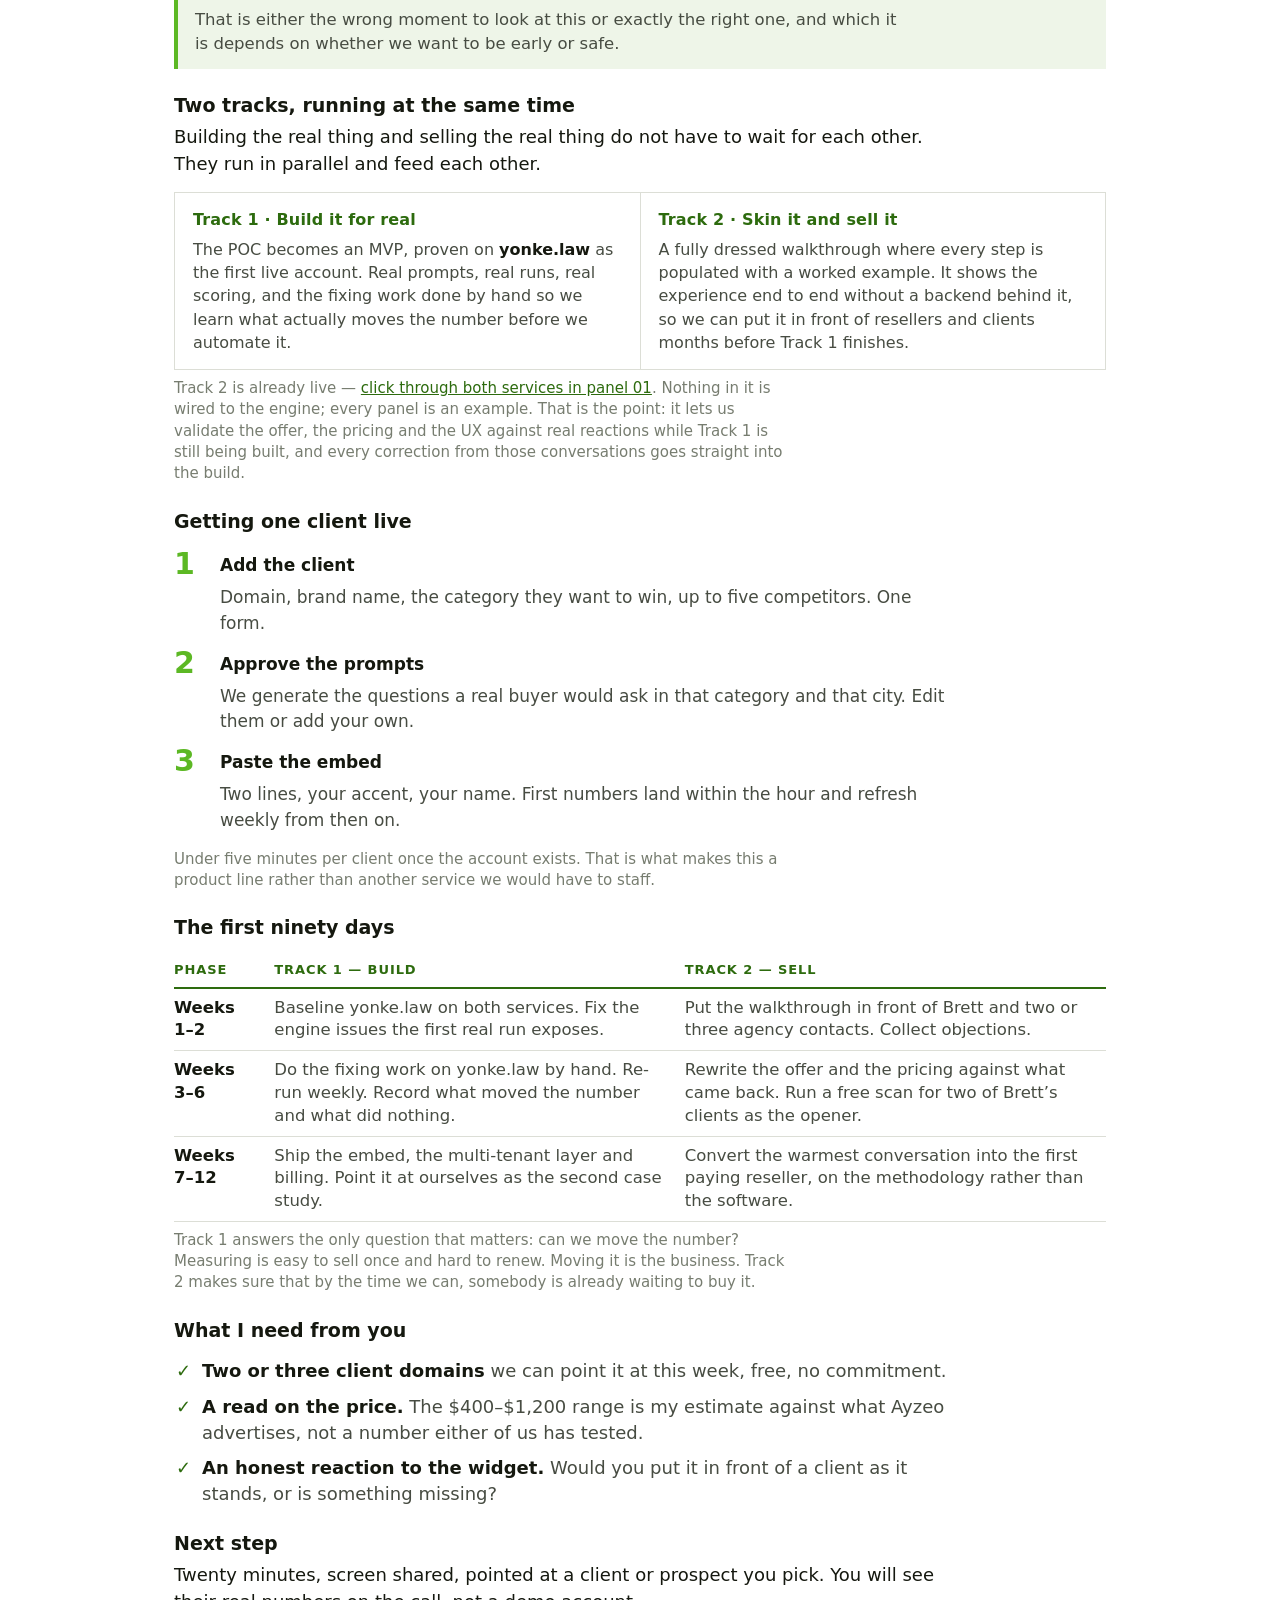
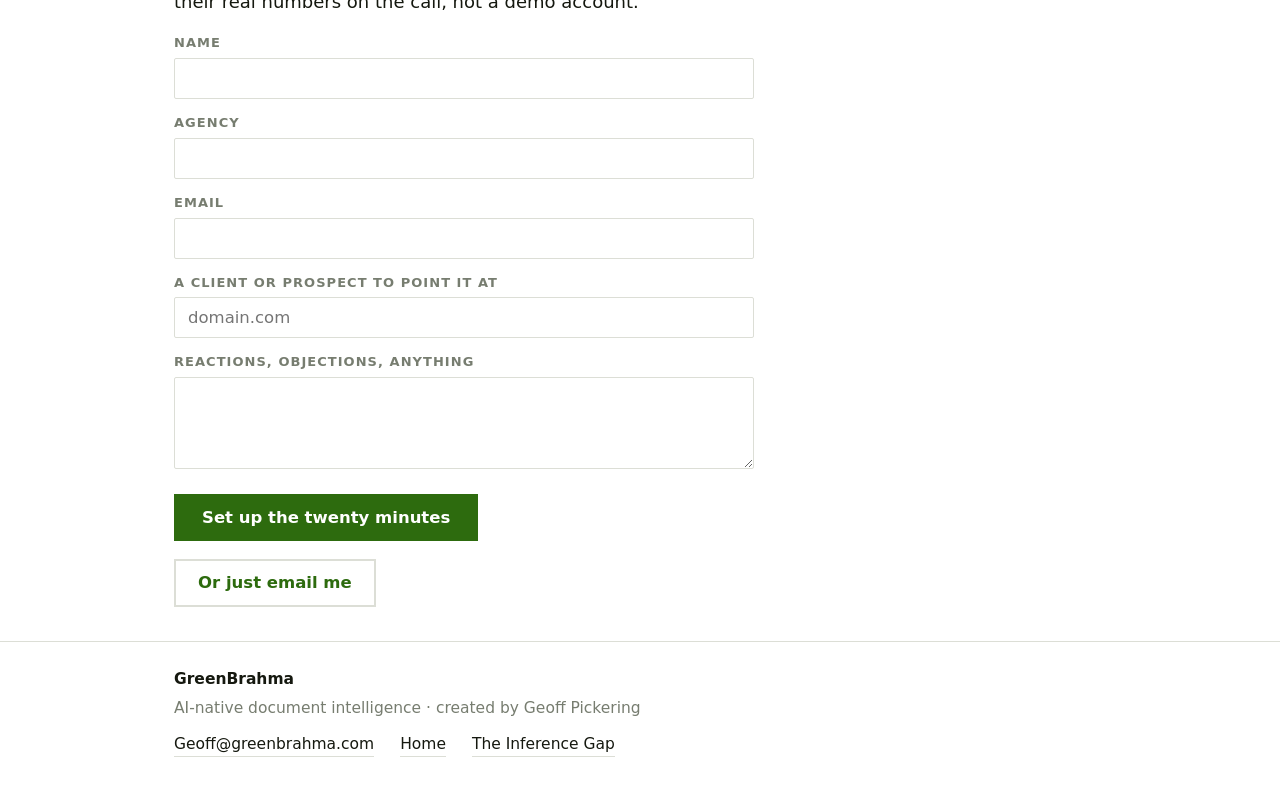
<file: brett.html>
<!DOCTYPE html>
<html lang="en">
<head>
<meta charset="UTF-8" />
<meta name="viewport" content="width=device-width, initial-scale=1.0" />
<meta name="robots" content="noindex, nofollow, noarchive" />
<title>Two AI services, built to be resold — GreenBrahma</title>
<meta name="description" content="The idea, why it is relevant to us, and how we activate it. With a step-by-step walkthrough of both services." />
<meta property="og:type" content="website" />
<meta property="og:title" content="Two services. One embed. Built to be resold." />
<meta property="og:description" content="A living view of what we want to build." />

<style>
  :root{
    --paper:#ffffff; --paper-2:#f7f8f4; --mint:#eef5e8;
    --ink:#15180f; --ink-2:#474c42; --ink-dim:#777d70;
    --green:#2d6b0e; --green-deep:#1f4a09; --green-lit:#5cb824;
    --rule:#dcded6; --rule-2:#eceee7;
    --sans:'Calibri','Carlito','Aptos','Segoe UI',system-ui,-apple-system,'Helvetica Neue',Arial,sans-serif;
    --code:'Consolas','Menlo','SFMono-Regular',ui-monospace,monospace;
    --doc:'Aptos','Calibri','Carlito','Segoe UI',Arial,sans-serif;
    --sheet:#fdfdfb; --docink:#1b1d18; --docink2:#4d5049; --docrule:#e0e2da;
    --wa:#0e7c86;
  }
  *{box-sizing:border-box;margin:0;padding:0}
  html{scroll-behavior:smooth}
  body{background:var(--paper);color:var(--ink);font-family:var(--sans);
    font-size:18px;line-height:1.52;-webkit-font-smoothing:antialiased;
    text-rendering:optimizeLegibility;overflow-x:hidden}
  .wrap{max-width:980px;margin:0 auto;padding:0 24px}

  header{border-bottom:1px solid var(--rule);padding:12px 0;position:sticky;top:0;
    background:rgba(255,255,255,.95);backdrop-filter:blur(8px);z-index:40}
  header .wrap{display:flex;align-items:center;justify-content:space-between;gap:16px}
  .brand{display:flex;align-items:center;gap:11px;font-size:17px;font-weight:700;
    letter-spacing:.01em}
  .glyph{width:21px;height:21px;flex:none}
  .navback{font-size:15px;color:var(--ink-dim);text-decoration:none}
  .navback:hover{color:var(--green)}

  h1{font-size:clamp(28px,4vw,40px);font-weight:700;line-height:1.12;
    letter-spacing:-.018em;margin-bottom:10px;max-width:20ch}
  h2{font-size:clamp(22px,2.9vw,27px);font-weight:700;line-height:1.22;
    letter-spacing:-.012em;margin-bottom:8px}
  h3{font-size:19px;font-weight:700;line-height:1.3;margin-bottom:5px}
  h4{font-size:17px;font-weight:700;margin-bottom:6px}
  p{margin-bottom:11px;max-width:68ch;color:var(--ink)}
  .lead{font-size:19.5px;line-height:1.45;color:var(--ink-2);max-width:60ch;margin-bottom:0}
  .eyebrow{font-size:13px;font-weight:700;letter-spacing:.13em;text-transform:uppercase;
    color:var(--green);margin-bottom:10px}
  strong{font-weight:700;color:var(--ink)}
  em.g{font-style:normal;color:var(--green);font-weight:700}
  a{color:var(--green)}

  .intro{padding:34px 0 26px}

  nav.jump{border-top:1px solid var(--rule);border-bottom:1px solid var(--rule);
    background:var(--paper-2)}
  nav.jump .wrap{display:grid;grid-template-columns:1fr;gap:1px;background:var(--rule);
    padding:0;max-width:980px}
  @media(min-width:760px){nav.jump .wrap{grid-template-columns:1fr 1fr 1fr}}
  nav.jump a{display:block;background:var(--paper-2);padding:12px 18px;text-decoration:none;
    color:var(--ink);transition:background .15s}
  nav.jump a:hover{background:var(--mint)}
  nav.jump .n{font-size:13px;font-weight:700;letter-spacing:.14em;color:var(--green);
    margin-bottom:3px}
  nav.jump .t{font-size:17px;font-weight:600;line-height:1.3}

  .panel{border-bottom:1px solid var(--rule);padding:32px 0 34px}
  .panel.alt{background:var(--paper-2)}
  .phead{display:flex;align-items:flex-start;gap:15px;margin-bottom:18px}
  .pnum{font-size:40px;font-weight:700;line-height:.92;color:var(--green-lit);flex:none;
    letter-spacing:-.04em}
  .phead h2{margin-bottom:5px}
  .phead .sub{font-size:18px;color:var(--ink-dim);line-height:1.45;max-width:54ch}

  .block{margin-top:24px}
  .block:first-of-type{margin-top:0}

  .adcard{border:2px solid var(--green);background:var(--paper);padding:20px 18px;margin:16px 0}
  .adlabel{font-size:12.5px;font-weight:700;letter-spacing:.2em;color:var(--ink-dim);
    text-align:center;margin-bottom:16px;text-transform:uppercase}
  .math{display:grid;grid-template-columns:1fr;gap:13px;align-items:center;text-align:center}
  @media(min-width:760px){.math{grid-template-columns:1fr 28px 1fr 28px 1fr}}
  .mcap{font-size:13px;font-weight:700;letter-spacing:.1em;color:var(--ink-dim);
    text-transform:uppercase;margin-bottom:5px}
  .mnum{font-size:clamp(38px,6.4vw,52px);font-weight:700;letter-spacing:-.035em;line-height:1}
  .mnum.win{color:var(--green)}
  .mfoot{font-size:14.5px;color:var(--ink-dim);margin-top:6px}
  .op{font-size:30px;color:var(--ink-dim);line-height:1}
  .adrule{border-top:1px solid var(--rule);margin-top:18px;padding-top:14px;text-align:center}
  .adrule .big{font-size:clamp(17px,2.4vw,21px);font-weight:700;margin-bottom:5px;
    letter-spacing:-.01em}
  .adrule .fine{font-size:15px;color:var(--ink-dim)}

  table{width:100%;border-collapse:collapse;margin:13px 0 6px;font-size:16.5px}
  th{text-align:left;font-weight:700;font-size:13px;letter-spacing:.07em;
    text-transform:uppercase;color:var(--green);padding:7px 11px;
    border-bottom:2px solid var(--green);vertical-align:bottom}
  th:first-child{padding-left:0}
  td{padding:8px 11px;border-bottom:1px solid var(--rule);color:var(--ink-2);
    vertical-align:top;line-height:1.38}
  td:first-child{padding-left:0;color:var(--ink);font-weight:600}
  td.win{color:var(--green);font-weight:700}
  .tnote{font-size:15px;color:var(--ink-dim);line-height:1.42;max-width:64ch;margin-top:8px}

  .ctas{display:flex;flex-wrap:wrap;gap:11px;align-items:center;margin-top:18px}
  .btn{display:inline-block;background:var(--green);color:#fff;font-size:16.5px;font-weight:600;
    font-family:var(--sans);border:2px solid var(--green);padding:11px 22px;cursor:pointer;
    text-decoration:none;transition:background .15s,border-color .15s;min-height:44px;
    line-height:1.3}
  .btn:hover{background:var(--green-deep);border-color:var(--green-deep);color:#fff}
  .btn.ghost{background:transparent;color:var(--green);border-color:var(--rule)}
  .btn.ghost:hover{background:var(--mint);border-color:var(--green);color:var(--green)}
  .btn:disabled{opacity:.35;cursor:not-allowed}

  pre{background:var(--paper-2);border:1px solid var(--rule);border-left:3px solid var(--green);
    padding:13px 15px;overflow-x:auto;margin:13px 0;font-family:var(--code);
    font-size:14.5px;line-height:1.7;color:var(--ink-2)}
  pre .t{color:var(--green)}
  pre .s{color:#9a6b12}

  .lab{display:flex;flex-wrap:wrap;gap:14px;align-items:flex-end;margin:15px 0 13px;
    padding:13px 15px;background:var(--mint);border:1px solid var(--rule)}
  .lab .f{flex:1 1 230px}
  .lab label{display:block;font-size:13.5px;font-weight:700;letter-spacing:.1em;
    text-transform:uppercase;color:var(--ink-dim);margin-bottom:7px}
  .lab input{width:100%;background:#fff;border:1px solid var(--rule);color:var(--ink);
    font-family:var(--sans);font-size:17px;padding:11px 13px;border-radius:2px}
  .lab input:focus{outline:none;border-color:var(--green)}
  .sw{display:flex;gap:9px}
  .sw button{width:38px;height:38px;border:2px solid var(--rule);cursor:pointer;padding:0;
    background:#fff;position:relative;border-radius:2px}
  .sw button i{position:absolute;inset:4px;display:block;border-radius:1px}
  .sw button[aria-pressed="true"]{border-color:var(--ink)}
  .sw button:focus-visible{outline:2px solid var(--green);outline-offset:2px}

  .widget{border:1px solid #d7dad2;background:#fff;max-width:580px;
    box-shadow:0 2px 14px rgba(21,24,15,.07);border-radius:3px}
  .w-top{display:flex;align-items:center;justify-content:space-between;gap:12px;
    padding:11px 16px;border-bottom:1px solid var(--rule-2)}
  .w-brand{display:flex;align-items:center;gap:10px;font-size:16px;font-weight:700}
  .w-dot{width:16px;height:16px;background:var(--wa);flex:none;
    clip-path:polygon(50% 0,100% 50%,50% 100%,0 50%)}
  .w-tag{font-size:11.5px;font-weight:700;letter-spacing:.14em;color:var(--ink-dim);
    border:1px solid var(--rule);padding:3px 8px;border-radius:2px}
  .w-body{padding:16px 16px 14px}
  .w-headline{display:flex;align-items:flex-end;gap:14px;flex-wrap:wrap}
  .w-big{font-size:54px;font-weight:700;letter-spacing:-.04em;line-height:.9;color:var(--wa)}
  .w-delta{font-size:15px;font-weight:600;color:var(--wa);padding-bottom:6px}
  .w-what{font-size:13.5px;font-weight:700;letter-spacing:.1em;color:var(--ink-dim);
    text-transform:uppercase;margin-top:12px}
  .w-sub{font-size:15.5px;color:var(--ink-2);line-height:1.5;margin-top:8px;max-width:48ch}
  .w-stats{display:grid;grid-template-columns:1fr 1fr 1fr;gap:1px;background:var(--rule-2);
    border:1px solid var(--rule-2);margin-top:14px}
  .w-stat{background:#fff;padding:12px 13px}
  .w-stat .n{font-size:21px;font-weight:700;letter-spacing:-.02em}
  .w-stat .l{font-size:11px;font-weight:700;letter-spacing:.09em;color:var(--ink-dim);
    text-transform:uppercase;margin-top:3px;line-height:1.3}
  .w-sec{margin-top:15px;padding-top:12px;border-top:1px solid var(--rule-2)}
  .w-sec h5{font-size:12px;font-weight:700;letter-spacing:.12em;color:var(--ink-dim);
    text-transform:uppercase;margin-bottom:12px}
  .eng{display:flex;align-items:center;gap:12px;margin-bottom:9px}
  .eng .nm{font-size:15px;width:96px;flex:none;color:var(--ink-2)}
  .eng .track{flex:1;height:8px;background:var(--rule-2);position:relative;border-radius:4px}
  .eng .fill{position:absolute;left:0;top:0;bottom:0;background:var(--wa);border-radius:4px}
  .eng .pc{font-size:15px;width:42px;text-align:right;flex:none;font-weight:600;
    font-variant-numeric:tabular-nums}
  .src{display:flex;align-items:baseline;gap:11px;margin-bottom:8px;font-size:15px}
  .src .r{color:var(--ink-dim);width:16px;flex:none}
  .src .d{color:var(--ink-2);flex:1;overflow:hidden;text-overflow:ellipsis;white-space:nowrap}
  .src .v{font-weight:600;font-variant-numeric:tabular-nums}
  .src.me .d,.src.me .r,.src.me .v{color:var(--wa);font-weight:700}
  .w-foot{border-top:1px solid var(--rule-2);padding:12px 19px;font-size:13px;
    color:var(--ink-dim);display:flex;justify-content:space-between;gap:10px;flex-wrap:wrap}
  .w-foot b{color:var(--wa)}

  .callout{border-left:4px solid var(--green-lit);background:var(--mint);padding:13px 17px;
    margin:16px 0}
  .panel.alt .callout{background:#fff;border-color:var(--green-lit)}
  .callout p{margin:0;color:var(--ink-2);font-size:16.5px;line-height:1.48}
  .callout p + p{margin-top:11px}
  .callout h4{color:var(--ink)}

  ul.checks{list-style:none;margin:16px 0 8px}
  ul.checks li{position:relative;padding-left:28px;margin-bottom:9px;line-height:1.45;
    max-width:70ch;color:var(--ink-2)}
  ul.checks li:before{content:"\2713";position:absolute;left:2px;top:0;color:var(--green);
    font-weight:700}
  ul.checks li strong{color:var(--ink)}

  .steps{counter-reset:s;margin-top:20px}
  .stepitem{counter-increment:s;position:relative;padding-left:46px;margin-bottom:15px}
  .stepitem:before{content:counter(s);position:absolute;left:0;top:-4px;font-size:30px;
    font-weight:700;color:var(--green-lit);letter-spacing:-.03em;line-height:1}
  .stepitem p{margin:0;color:var(--ink-2);font-size:17px}

  .cards{display:grid;grid-template-columns:1fr;gap:1px;background:var(--rule);
    border:1px solid var(--rule);margin-top:14px}
  @media(min-width:720px){.cards.two{grid-template-columns:1fr 1fr}}
  .card{background:var(--paper);padding:15px 18px}
  .card h4{color:var(--green);font-size:16px;letter-spacing:.01em}
  .card p{margin:0;font-size:16px;color:var(--ink-2);line-height:1.45}

  /* ================= walkthrough ================= */
  .walk{border:1px solid var(--rule);margin-top:16px;background:var(--paper)}
  .picker{display:grid;grid-template-columns:1fr;gap:1px;background:var(--rule);
    border-bottom:1px solid var(--rule)}
  @media(min-width:720px){.picker{grid-template-columns:1fr 1fr}}
  .svc{display:block;background:var(--paper-2);padding:12px 18px;border:none;cursor:pointer;
    text-align:left;font-family:var(--sans);transition:background .14s;width:100%}
  .svc:hover{background:var(--mint)}
  .svc[aria-pressed="true"]{background:var(--paper);box-shadow:inset 0 -3px 0 var(--green)}
  .svc .n{font-size:12.5px;font-weight:700;letter-spacing:.14em;color:var(--green);
    text-transform:uppercase;margin-bottom:2px}
  .svc .t{font-size:18px;font-weight:700;line-height:1.25}
  .svc .d{font-size:15px;color:var(--ink-dim);line-height:1.4;margin-top:3px}

  .walkbody{padding:17px 18px 17px}
  .sbar{display:flex;flex-wrap:wrap;gap:8px}
  .sbtn{font-family:var(--sans);font-size:15px;font-weight:600;background:var(--paper);
    border:1px solid var(--rule);color:var(--ink-2);padding:9px 15px;cursor:pointer;
    border-radius:2px;min-height:42px;transition:all .14s}
  .sbtn:hover{border-color:var(--green);color:var(--green)}
  .sbtn[aria-current="true"]{background:var(--green);border-color:var(--green);color:#fff}
  .sbtn .k{opacity:.75;margin-right:7px;font-variant-numeric:tabular-nums}
  .sbtn:focus-visible{outline:2px solid var(--green);outline-offset:2px}
  .progress{height:3px;background:var(--rule-2);margin:11px 0 18px;position:relative}
  .progress i{position:absolute;left:0;top:0;bottom:0;background:var(--green-lit);
    transition:width .3s ease}

  .step{display:none}
  .step.on{display:block;animation:fade .25s ease}
  @keyframes fade{from{opacity:0;transform:translateY(4px)}to{opacity:1;transform:none}}
  .step-head{margin-bottom:14px}
  .step-head .tag{font-size:13px;font-weight:700;letter-spacing:.13em;color:var(--green);
    text-transform:uppercase;margin-bottom:7px}
  .step-head h3{font-size:22px;margin-bottom:5px}
  .step-head p{color:var(--ink-2);font-size:16.5px;margin-bottom:0;max-width:64ch}
  .exlabel{display:inline-block;font-size:12px;font-weight:700;letter-spacing:.14em;
    text-transform:uppercase;color:var(--ink-dim);border:1px solid var(--rule);
    padding:4px 10px;border-radius:2px;margin-bottom:12px;background:var(--paper-2)}
  .wnav{display:flex;gap:11px;align-items:center;margin-top:20px;padding-top:15px;
    border-top:1px solid var(--rule);flex-wrap:wrap}
  .navhint{font-size:15px;color:var(--ink-dim)}

  .ex{border:1px solid var(--rule);background:var(--paper-2);padding:15px 17px;border-radius:3px}
  .ex.plain{background:var(--paper)}
  .ex + .ex{margin-top:14px}
  .field{margin-bottom:11px}
  .field:last-child{margin-bottom:0}
  .field label{display:block;font-size:13px;font-weight:700;letter-spacing:.09em;
    text-transform:uppercase;color:var(--ink-dim);margin-bottom:5px}
  .field .v{background:#fff;border:1px solid var(--rule);padding:9px 12px;font-size:16.5px;
    border-radius:2px}
  .field .v.muted{color:var(--ink-dim)}
  .chips{display:flex;flex-wrap:wrap;gap:7px;margin-top:7px}
  .chip{font-size:14.5px;background:#fff;border:1px solid var(--rule);padding:6px 11px;
    border-radius:2px;color:var(--ink-2)}
  .plist{list-style:none}
  .plist li{display:flex;gap:11px;align-items:flex-start;padding:8px 0;
    border-bottom:1px solid var(--rule-2);font-size:16px;line-height:1.38}
  .plist li:last-child{border-bottom:none}
  .plist .tick{color:var(--green);font-weight:700;flex:none}
  .plist .q{display:block;font-size:14px;color:var(--ink-dim);margin-top:2px}
  .ans{border:1px solid var(--rule);background:#fff;border-radius:3px;margin-bottom:12px}
  .ans:last-child{margin-bottom:0}
  .ans .who{display:flex;align-items:center;justify-content:space-between;gap:10px;
    padding:10px 15px;border-bottom:1px solid var(--rule-2);font-size:14.5px;font-weight:700}
  .ans .body{padding:11px 14px;font-size:15.5px;line-height:1.45;color:var(--ink-2)}
  .ans .body mark{background:#d6ecc4;color:var(--ink);padding:1px 3px;font-weight:600}
  .ans .body mark.bad{background:#f3dcd8}
  .verdict{font-size:13px;font-weight:700;letter-spacing:.08em;text-transform:uppercase;
    padding:3px 9px;border-radius:2px}
  .verdict.yes{background:#e2f0d4;color:var(--green-deep)}
  .verdict.no{background:#f3e3e0;color:#8c3b2c}
  .wo{width:100%;border-collapse:collapse;font-size:16.5px;margin:0}
  .wo th{text-align:left;font-size:13px;font-weight:700;letter-spacing:.07em;
    text-transform:uppercase;color:var(--green);padding:8px 11px;
    border-bottom:2px solid var(--green)}
  .wo th:first-child,.wo td:first-child{padding-left:0}
  .wo td{padding:8px 10px;border-bottom:1px solid var(--rule);color:var(--ink-2);
    vertical-align:top;line-height:1.38;font-weight:400}
  .wo td b{color:var(--ink)}
  .wo tr.me td{color:var(--green);font-weight:600}
  .panes{display:grid;grid-template-columns:1fr;gap:14px}
  @media(min-width:860px){.panes{grid-template-columns:1fr 1fr}}
  .pane{border:1px solid var(--rule);background:#fff;display:flex;flex-direction:column;
    border-radius:3px;overflow:hidden}
  .pane-head{font-size:12.5px;font-weight:700;letter-spacing:.11em;text-transform:uppercase;
    color:var(--green);padding:9px 14px;border-bottom:1px solid var(--rule-2);
    background:var(--paper-2)}
  .sheet{background:var(--sheet);color:var(--docink);font-family:var(--doc);padding:16px;
    flex:1;min-height:270px}
  .d-kick{font-size:10.5px;font-weight:700;letter-spacing:.13em;color:var(--green);
    margin-bottom:9px}
  .d-title{font-size:19px;font-weight:700;line-height:1.28;margin-bottom:5px}
  .d-sub{font-size:14.5px;color:var(--docink2);margin-bottom:13px}
  .d-h{font-size:14.5px;font-weight:700;margin:14px 0 5px}
  .d-p{font-size:14px;color:var(--docink2);margin-bottom:8px;line-height:1.5}
  .d-li{font-size:14px;color:var(--docink2);margin:0 0 6px 17px;position:relative;line-height:1.5}
  .d-li:before{content:"\2022";position:absolute;left:-16px;color:var(--green);font-weight:700}
  .d-tbl{width:100%;border-collapse:collapse;margin:11px 0;font-size:13px}
  .d-tbl th{font-size:10.5px;font-weight:700;letter-spacing:.08em;color:var(--green);
    text-align:left;padding:6px 8px;border-bottom:1.5px solid var(--docink)}
  .d-tbl td{padding:6px 8px;border-bottom:1px solid var(--docrule);color:var(--docink2);
    font-weight:400}
  .machine .d-kick,.machine .d-title,.machine .d-sub,.machine .d-h,
  .machine .d-p,.machine .d-li{font-size:13.5px !important;font-weight:400 !important;
    color:#7c7f76 !important;letter-spacing:0 !important;margin:0 0 8px 0 !important;
    line-height:1.5 !important}
  .machine .d-li:before{content:""}
  .machine .d-tbl{display:none}
  .machine .flat{border:1px dashed #c3c6bc;padding:9px 11px;margin:10px 0;
    font-family:var(--code);font-size:12px;color:var(--green);line-height:1.5}
  .fails,.fixes{list-style:none;margin-top:4px}
  .fails li,.fixes li{position:relative;padding-left:26px;margin-bottom:9px;font-size:16px;
    line-height:1.42;color:var(--ink-2)}
  .fails li:before{content:"\00D7";position:absolute;left:4px;top:-1px;color:#9c4433;
    font-weight:700;font-size:19px}
  .fixes li:before{content:"\2713";position:absolute;left:4px;top:0;color:var(--green);
    font-weight:700}
  .fails li b,.fixes li b{color:var(--ink)}
  .score{display:flex;align-items:center;gap:20px;flex-wrap:wrap}
  .score .big{font-size:60px;font-weight:700;letter-spacing:-.04em;line-height:1;color:#9c4433}
  .score .meta{font-size:16.5px;color:var(--ink-2);line-height:1.45;max-width:38ch}

  form{margin-top:18px;max-width:580px}
  form label{display:block;font-size:13px;font-weight:700;letter-spacing:.08em;
    text-transform:uppercase;color:var(--ink-dim);margin:14px 0 5px}
  form input,form textarea{width:100%;background:#fff;border:1px solid var(--rule);
    color:var(--ink);font-family:var(--sans);font-size:16.5px;padding:10px 13px;border-radius:2px}
  form input:focus,form textarea:focus{outline:none;border-color:var(--green)}
  form textarea{resize:vertical;min-height:92px;line-height:1.55}
  form button[type=submit]{margin-top:18px;background:var(--green);color:#fff;font-size:16.5px;
    font-weight:600;font-family:var(--sans);border:2px solid var(--green);padding:12px 26px;
    cursor:pointer;transition:background .15s;min-height:44px}
  form button[type=submit]:hover{background:var(--green-deep);border-color:var(--green-deep)}

  footer{padding:26px 0 34px;color:var(--ink-dim);font-size:15.5px}
  footer a{color:var(--ink);text-decoration:none;border-bottom:1px solid var(--rule)}
  footer a:hover{color:var(--green);border-color:var(--green)}
  .foot-row{display:flex;gap:26px;flex-wrap:wrap;margin-top:12px}
  ::selection{background:#d6ecc4;color:var(--ink)}
</style>
</head>
<body>

<header>
  <div class="wrap">
    <div class="brand">
      <svg class="glyph" viewBox="0 0 24 24" fill="none" stroke="#2d6b0e" stroke-width="1.8">
        <rect x="3" y="3" width="18" height="18"/>
        <path d="M7 12 L11 12 M11 8 L11 16 M14 8 L17 8 L17 16 L14 16"/>
      </svg>
      GreenBrahma
    </div>
    <a class="navback" href="/brahmascore.html">Home &rarr;</a>
  </div>
</header>

<section class="intro">
  <div class="wrap">
    <div class="eyebrow">Prepared for Brett &middot; November 2026</div>
    <h1>Three clients. $1,701 a month. Income nobody can lay off.</h1>
    <p class="lead">A salary is one reorganisation away from gone, and marketing leadership is
      what gets cut first &mdash; the expensive people with the long r&eacute;sum&eacute;s.
      The problem is never the day it happens. It is the nine months afterwards with nothing
      coming in.</p>

    <p>Consulting is the usual answer, and consulting is just another job with worse benefits.
      You still trade hours for money, and it still stops the week you stop.</p>

    <p>White-labelling is the other move. You do not build a company. You put your name on a
      platform somebody else builds, maintains and pays to run, sell it to people who already
      take your calls, and keep the margin every month whether you worked that week or not.</p>

    <div class="adcard">
      <div class="adlabel">The modest version</div>
      <div class="math">
        <div>
          <div class="mcap">You bill</div>
          <div class="mnum">$1,800</div>
          <div class="mfoot">3 clients at $600 a month</div>
        </div>
        <div class="op" aria-hidden="true">&minus;</div>
        <div>
          <div class="mcap">You pay</div>
          <div class="mnum">$99</div>
          <div class="mfoot">the whole platform, 5 client slots</div>
        </div>
        <div class="op" aria-hidden="true">=</div>
        <div>
          <div class="mcap">You keep</div>
          <div class="mnum win">$1,701</div>
          <div class="mfoot">every month &middot; $20,412 a year</div>
        </div>
      </div>
      <div class="adrule">
        <div class="big">Three clients at the middle of the range &mdash; not the ceiling.</div>
        <div class="fine">The ceiling on the included plan is five clients at $1,200, which is
          $5,901 a month. This is deliberately the unambitious number.</div>
      </div>
    </div>

    <p>Being straight about it: this is not passive income. You have to sell it and you have to
      service it. What it is not is money that depends on somebody else keeping you on a
      payroll &mdash; and the cost of finding out whether it works is $99 a month.</p>

    <div class="ctas">
      <a class="btn" href="#idea">See the plan and the product &rarr;</a>
      <a class="btn ghost" href="#walkthrough">Walk through both services</a>
    </div>
  </div>
</section>

<nav class="jump">
  <div class="wrap">
    <a href="#idea"><div class="n">01</div><div class="t">What is the idea</div></a>
    <a href="#us"><div class="n">02</div><div class="t">How is it relevant to us</div></a>
    <a href="#activate"><div class="n">03</div><div class="t">How do we activate it</div></a>
  </div>
</nav>

<!-- ===================== 01 ===================== -->
<section class="panel" id="idea">
  <div class="wrap">
    <div class="phead">
      <div class="pnum">01</div>
      <div>
        <h2>What is the idea</h2>
        <div class="sub">Two services attacking the same problem from opposite ends, both
          delivered as an embed carrying the reseller&rsquo;s brand.</div>
      </div>
    </div>

    <div class="block">
      <div class="cards two">
        <div class="card">
          <h4>Service A &middot; AI Visibility</h4>
          <p><strong>Can the models find them?</strong> We ask the engines the questions a real
            buyer asks, score whether the client gets named, and rank the sources the models
            read before answering. The output is a work order.</p>
        </div>
        <div class="card">
          <h4>Service B &middot; AI Readability</h4>
          <p><strong>Can the models read them?</strong> We take the documents and pages a client
            feeds their own AI and show what actually arrives after formatting is stripped.
            Usually a third of the meaning is gone. The output is a remediation list.</p>
        </div>
      </div>
      <p class="tnote">Same buyer, same embed, same bill. An agency selling both is answering
        the whole question: can the models find you, and can they read you when they do.
        Service B is our existing thesis work &mdash; the argument on the GreenBrahma home
        page, productised.</p>
    </div>

    <div class="block">
      <h3>The problem both of them name</h3>
      <p>When someone asks ChatGPT for the best personal injury lawyer in Kansas City, or the
        best commercial roofer, the model reads the open web and writes an answer naming three
        or four businesses. Everyone else is invisible, and has no idea. There is no rank to
        check, no console, nothing in Google Analytics.</p>
      <p>The mirror problem sits inside the business. The proposals, reports and templates a
        company feeds its own AI were built for human eyes. Strip the formatting and a third
        of the meaning disappears &mdash; which is why the summaries keep coming back wrong
        and nobody can say why.</p>
    </div>

    <!-- ---------------- WALKTHROUGH ---------------- -->
    <div class="block" id="walkthrough">
      <h3>Walk through both</h3>
      <p>Nothing here runs on its own. Pick a service, then step through it. Every step shows
        the surface a user would actually see at that moment, filled with a worked example.</p>

      <div class="walk">
        <div class="picker">
          <button class="svc" type="button" data-svc="a" aria-pressed="true">
            <div class="n">Service A</div>
            <div class="t">AI Visibility</div>
            <div class="d">Can the models find them?</div>
          </button>
          <button class="svc" type="button" data-svc="b" aria-pressed="false">
            <div class="n">Service B</div>
            <div class="t">AI Readability</div>
            <div class="d">Can the models read what they find?</div>
          </button>
        </div>

        <div class="walkbody">
          <div class="sbar" id="sbar"></div>
          <div class="progress"><i id="prog" style="width:20%"></i></div>

          <!-- ============ SERVICE A ============ -->
          <div data-svc="a">

            <div class="step on" data-step="1">
              <div class="step-head">
                <div class="tag">Step 1 of 5 &middot; Setup</div>
                <h3>Add the client</h3>
                <p>One form. The reseller fills this in once, in about a minute, and never
                  returns to it.</p>
              </div>
              <span class="exlabel">Example &mdash; a Kansas City personal injury firm</span>
              <div class="ex">
                <div class="field"><label>Client domain</label><div class="v">yonke.law</div></div>
                <div class="field"><label>Brand name &amp; known variants</label>
                  <div class="v">Yonke Law<span class="chips"><span class="chip">Yonke Law LLC</span><span class="chip">The Yonke Law Firm</span></span></div></div>
                <div class="field"><label>Category to win</label>
                  <div class="v">Personal injury &amp; truck accident law &mdash; Kansas City metro</div></div>
                <div class="field"><label>Competitors to track</label>
                  <div class="v muted">Five regional firms &mdash; named, tracked separately, shown on every run</div></div>
              </div>
              <div class="callout">
                <p>The brand variants field exists because of a real failure. An off-the-shelf
                  tool once scored this firm at 93% by matching a single word out of its domain
                  that happens to mean something else entirely in Spanish. Getting the aliases
                  right is the difference between a number and a fiction.</p>
              </div>
            </div>

            <div class="step" data-step="2">
              <div class="step-head">
                <div class="tag">Step 2 of 5 &middot; Prompts</div>
                <h3>Approve the questions</h3>
                <p>We generate the questions a real buyer would actually type. None of them
                  mention the client by name &mdash; that is the whole point.</p>
              </div>
              <span class="exlabel">Example &mdash; generated, ready to edit</span>
              <div class="ex">
                <ul class="plist">
                  <li><span class="tick">&#10003;</span><span>Who is the best truck accident lawyer in Kansas City?<span class="q">Category &middot; high intent</span></span></li>
                  <li><span class="tick">&#10003;</span><span>I was hit by a semi on I-70 in Missouri. Which law firm should I call?<span class="q">Scenario &middot; how people actually ask</span></span></li>
                  <li><span class="tick">&#10003;</span><span>Top personal injury attorneys near Overland Park with trial experience<span class="q">Geographic &middot; adjacent market</span></span></li>
                  <li><span class="tick">&#10003;</span><span>Which Kansas City injury firms take cases to verdict rather than settling?<span class="q">Differentiator &middot; the client's own claim</span></span></li>
                  <li><span class="tick">&#10003;</span><span>Best rated law firms for catastrophic injury in the KC metro<span class="q">Review-led &middot; tests the directory layer</span></span></li>
                </ul>
              </div>
              <div class="callout">
                <p>A prompt that names the brand is an echo test, not a visibility test. Ask
                  &ldquo;is Yonke Law any good?&rdquo; and every model says &ldquo;Yonke
                  Law&rdquo; back. That scores 100% and means nothing.</p>
              </div>
            </div>

            <div class="step" data-step="3">
              <div class="step-head">
                <div class="tag">Step 3 of 5 &middot; The run</div>
                <h3>Watch what the models say</h3>
                <p>Each question goes to four engines with web search on, three times each,
                  because these models are not deterministic. Here is one question across three
                  of them.</p>
              </div>
              <span class="exlabel">Example &mdash; &ldquo;Best truck accident lawyer in Kansas City?&rdquo;</span>
              <div class="ans">
                <div class="who"><span>ChatGPT &middot; web search on</span><span class="verdict no">Not named</span></div>
                <div class="body">Several firms handle truck accident cases in Kansas City. Based
                  on available listings, <mark class="bad">[Competitor A]</mark>,
                  <mark class="bad">[Competitor B]</mark> and <mark class="bad">[Competitor C]</mark>
                  are frequently cited for commercial vehicle litigation&hellip;</div>
              </div>
              <div class="ans">
                <div class="who"><span>Claude &middot; web search on</span><span class="verdict yes">Named &mdash; position 4</span></div>
                <div class="body">For truck accident cases in the Kansas City area, firms that
                  come up include <mark class="bad">[Competitor A]</mark>,
                  <mark class="bad">[Competitor B]</mark>, <mark class="bad">[Competitor D]</mark>,
                  and <mark>Yonke Law</mark>, which several directory listings describe as
                  focused on catastrophic injury&hellip;</div>
              </div>
              <div class="ans">
                <div class="who"><span>Claude &middot; memory only, no search</span><span class="verdict no">Disclaimed</span></div>
                <div class="body">I don&rsquo;t have reliable information about specific law firms
                  in Kansas City. I&rsquo;d recommend checking your state bar association&rsquo;s
                  referral service&hellip;</div>
              </div>
              <div class="callout">
                <p>The third card is the one that matters strategically. Without web search the
                  model has never heard of this firm, and that is <em class="g">unwinnable</em>
                  &mdash; it is frozen in training data. With search on, the answer is assembled
                  live from whatever the model can find, and that is entirely winnable. Our
                  scoring never counts a disclaimer as a mention.</p>
              </div>
            </div>

            <div class="step" data-step="4">
              <div class="step-head">
                <div class="tag">Step 4 of 5 &middot; The widget</div>
                <h3>What the client sees, forever</h3>
                <p>Two lines of code on a page the client already owns. No login, no invitation,
                  no monthly send. The reseller&rsquo;s name on it, not ours.</p>
              </div>
              <span class="exlabel">Example &mdash; live scorecard, reseller-branded</span>
              <div class="widget">
                <div class="w-top">
                  <div class="w-brand"><span class="w-dot"></span><span>Your Agency</span></div>
                  <div class="w-tag">SAMPLE DATA</div>
                </div>
                <div class="w-body">
                  <div class="w-big">34%</div>
                  <div class="w-what">Unprompted mention rate</div>
                  <div class="w-stats">
                    <div class="w-stat"><div class="n">#2.4</div><div class="l">Avg position</div></div>
                    <div class="w-stat"><div class="n">19%</div><div class="l">Share of voice</div></div>
                    <div class="w-stat"><div class="n">&plusmn;6</div><div class="l">Run spread</div></div>
                  </div>
                  <div class="w-sec">
                    <h5>By engine</h5>
                    <div class="eng"><span class="nm">ChatGPT</span><span class="track"><span class="fill" style="width:47%"></span></span><span class="pc">47%</span></div>
                    <div class="eng"><span class="nm">Claude</span><span class="track"><span class="fill" style="width:38%"></span></span><span class="pc">38%</span></div>
                    <div class="eng"><span class="nm">Perplexity</span><span class="track"><span class="fill" style="width:29%"></span></span><span class="pc">29%</span></div>
                    <div class="eng"><span class="nm">Gemini</span><span class="track"><span class="fill" style="width:21%"></span></span><span class="pc">21%</span></div>
                  </div>
                </div>
              </div>
<pre><span class="t">&lt;script</span> src=<span class="s">"https://cdn.greenbrahma.com/bs.js"</span>
        data-site=<span class="s">"yonke-law"</span>
        data-accent=<span class="s">"#0e7c86"</span><span class="t">&gt;&lt;/script&gt;</span>
<span class="t">&lt;div</span> id=<span class="s">"brahmascore"</span><span class="t">&gt;&lt;/div&gt;</span></pre>
            </div>

            <div class="step" data-step="5">
              <div class="step-head">
                <div class="tag">Step 5 of 5 &middot; The billable part</div>
                <h3>The work order</h3>
                <p>This is the panel that renews the retainer. Not a score &mdash; a ranked list
                  of which properties the models actually read before answering, and what to do
                  about each one.</p>
              </div>
              <span class="exlabel">Example &mdash; sources ranked by influence on the answer</span>
              <div class="ex plain">
                <table class="wo">
                  <thead>
                    <tr><th>#</th><th>Source the models read</th><th>Share</th><th>What we do</th></tr>
                  </thead>
                  <tbody>
                    <tr><td>1</td><td><b>A national legal directory</b></td><td>41%</td><td>Claim and complete the profile; practice areas and verdicts are blank</td></tr>
                    <tr><td>2</td><td><b>A reviews aggregator</b></td><td>28%</td><td>Fix the NAP mismatch; two addresses on record</td></tr>
                    <tr><td>3</td><td><b>Local news coverage</b></td><td>16%</td><td>Earn it &mdash; case results are newsworthy and unpitched</td></tr>
                    <tr class="me"><td>4</td><td><b>yonke.law &mdash; their own site</b></td><td>9%</td><td>Attorney schema missing; GPTBot blocked in robots.txt</td></tr>
                    <tr><td>5</td><td><b>A bar association listing</b></td><td>6%</td><td>Low ceiling; leave it</td></tr>
                  </tbody>
                </table>
              </div>
              <div class="callout">
                <p>Row four is the finding that pays for the engagement. The client&rsquo;s own
                  site is the fourth-most influential source on answers about the client, and it
                  is blocking the crawler that reads it. Nobody knew. Now there is a scope of
                  work.</p>
              </div>
            </div>

          </div>

          <!-- ============ SERVICE B ============ -->
          <div data-svc="b" style="display:none">

            <div class="step on" data-step="1">
              <div class="step-head">
                <div class="tag">Step 1 of 5 &middot; Setup</div>
                <h3>Point it at something</h3>
                <p>A document, a template, or a page. Anything the client expects a model to
                  understand &mdash; and that a model is quietly failing to.</p>
              </div>
              <span class="exlabel">Example &mdash; a professional services proposal</span>
              <div class="ex">
                <div class="field"><label>Source</label><div class="v">Q4-Proposal-Template-FINAL-v7.docx</div></div>
                <div class="field"><label>What it is used for</label>
                  <div class="v">Issued to clients, then fed to an LLM for summaries and follow-ups</div></div>
                <div class="field"><label>What the client believes</label>
                  <div class="v muted">&ldquo;The AI keeps getting our proposals wrong and we don&rsquo;t know why.&rdquo;</div></div>
              </div>
            </div>

            <div class="step" data-step="2">
              <div class="step-head">
                <div class="tag">Step 2 of 5 &middot; Side by side</div>
                <h3>What a person sees, and what a model receives</h3>
                <p>Same file. Left is the human reading it. Right is what actually arrives at
                  the model after the formatting is stripped.</p>
              </div>
              <span class="exlabel">Example &mdash; the same page, twice</span>
              <div class="panes">
                <div class="pane">
                  <div class="pane-head">What the human sees</div>
                  <div class="sheet">
                    <div class="d-kick">PROPOSAL</div>
                    <div class="d-title">Platform Modernisation &mdash; Phase Two</div>
                    <div class="d-sub">Prepared for the executive committee &middot; Q4</div>
                    <div class="d-h">Recommendation</div>
                    <div class="d-p">Proceed with the phased migration. The alternative carries a
                      higher total cost beyond month eight.</div>
                    <div class="d-h">Investment</div>
                    <table class="d-tbl">
                      <tr><th>Phase</th><th>Cost</th><th>Duration</th></tr>
                      <tr><td>Discovery</td><td>$48,000</td><td>6 weeks</td></tr>
                      <tr><td>Build</td><td>$210,000</td><td>14 weeks</td></tr>
                      <tr><td>Transition</td><td>$62,000</td><td>5 weeks</td></tr>
                    </table>
                    <div class="d-h">Risks</div>
                    <div class="d-li">Vendor lock-in beyond phase two</div>
                    <div class="d-li">Key-person dependency in weeks 9&ndash;14</div>
                  </div>
                </div>
                <div class="pane">
                  <div class="pane-head">What the model receives</div>
                  <div class="sheet machine">
                    <div class="d-kick">PROPOSAL</div>
                    <div class="d-title">Platform Modernisation &mdash; Phase Two</div>
                    <div class="d-sub">Prepared for the executive committee &middot; Q4</div>
                    <div class="d-h">Recommendation</div>
                    <div class="d-p">Proceed with the phased migration. The alternative carries a
                      higher total cost beyond month eight.</div>
                    <div class="d-h">Investment</div>
                    <div class="flat">[table dropped &mdash; 3 rows, 9 values unrecoverable]</div>
                    <div class="d-h">Risks</div>
                    <div class="d-li">Vendor lock-in beyond phase two</div>
                    <div class="d-li">Key-person dependency in weeks 9&ndash;14</div>
                  </div>
                </div>
              </div>
              <div class="callout">
                <p>Every word survives. The <em class="g">meaning</em> does not. Headings stop
                  being headings, the recommendation stops outranking the risks, and $320,000 of
                  pricing vanishes entirely. Ask a model to summarise this and it will
                  confidently leave out the numbers.</p>
              </div>
            </div>

            <div class="step" data-step="3">
              <div class="step-head">
                <div class="tag">Step 3 of 5 &middot; The score</div>
                <h3>Put a number on it</h3>
                <p>One figure the client can act on, and the specific failures behind it.</p>
              </div>
              <span class="exlabel">Example &mdash; readability score and findings</span>
              <div class="ex plain">
                <div class="score">
                  <div class="big">31</div>
                  <div class="meta"><strong>Machine readability</strong><br />Out of 100. A model
                    receives roughly a third of what this document means.</div>
                </div>
              </div>
              <div class="ex" style="margin-top:14px">
                <ul class="fails">
                  <li><b>Tables are rendered as layout, not data.</b> Nine pricing values are lost on extraction.</li>
                  <li><b>Headings are bold text, not heading styles.</b> The model cannot tell a section title from an emphasised sentence.</li>
                  <li><b>No semantic ordering.</b> The recommendation and the risks carry identical weight.</li>
                  <li><b>Critical figures live only in the table.</b> Nothing in the prose restates the total.</li>
                  <li><b>Document properties are empty.</b> No author, date, version or status for the model to anchor on.</li>
                </ul>
              </div>
            </div>

            <div class="step" data-step="4">
              <div class="step-head">
                <div class="tag">Step 4 of 5 &middot; The billable part</div>
                <h3>The remediation list</h3>
                <p>Same shape as the other service: the output is a scope of work, not a
                  verdict.</p>
              </div>
              <span class="exlabel">Example &mdash; what we change, in order</span>
              <div class="ex plain">
                <ul class="fixes">
                  <li><b>Rebuild the template on real heading styles.</b> One pass, applies to every document the client issues afterwards.</li>
                  <li><b>Restate every table total in prose.</b> One sentence under each table carries the numbers through extraction intact.</li>
                  <li><b>Add a structured summary block</b> at the head of the template &mdash; recommendation, cost, duration, decision needed.</li>
                  <li><b>Populate document properties</b> as part of the issuing workflow, not by hand.</li>
                  <li><b>Re-score and hand back the delta.</b> 31 to 80-something, in a before-and-after the client can show their board.</li>
                </ul>
              </div>
              <div class="callout">
                <p>This is the half of the market nobody is serving. Everyone is selling tools to
                  <em class="g">use</em> AI. Almost nobody is fixing the material the AI has to
                  read &mdash; and every enterprise rolling out Copilot is about to discover
                  their templates are the bottleneck.</p>
              </div>
            </div>

            <div class="step" data-step="5">
              <div class="step-head">
                <div class="tag">Step 5 of 5 &middot; The widget</div>
                <h3>Same delivery, different payload</h3>
                <p>The score embeds the same way &mdash; on an intranet page, a document portal,
                  or wherever the client&rsquo;s team already works.</p>
              </div>
              <span class="exlabel">Example &mdash; embedded readability panel</span>
              <div class="widget">
                <div class="w-top">
                  <div class="w-brand"><span class="w-dot"></span><span>Your Agency</span></div>
                  <div class="w-tag">SAMPLE DATA</div>
                </div>
                <div class="w-body">
                  <div class="w-big">72</div>
                  <div class="w-what">Machine readability &middot; document set</div>
                  <div class="w-stats">
                    <div class="w-stat"><div class="n">41</div><div class="l">Templates scored</div></div>
                    <div class="w-stat"><div class="n">12</div><div class="l">Below threshold</div></div>
                    <div class="w-stat"><div class="n">+41</div><div class="l">Since baseline</div></div>
                  </div>
                  <div class="w-sec">
                    <h5>By document type</h5>
                    <div class="eng"><span class="nm">Proposals</span><span class="track"><span class="fill" style="width:84%"></span></span><span class="pc">84</span></div>
                    <div class="eng"><span class="nm">Reports</span><span class="track"><span class="fill" style="width:77%"></span></span><span class="pc">77</span></div>
                    <div class="eng"><span class="nm">Contracts</span><span class="track"><span class="fill" style="width:61%"></span></span><span class="pc">61</span></div>
                    <div class="eng"><span class="nm">Decks</span><span class="track"><span class="fill" style="width:38%"></span></span><span class="pc">38</span></div>
                  </div>
                </div>
              </div>
              <div class="callout">
                <p>Two services, one embed, one bill. An agency selling both is answering the
                  whole question for a client: <em class="g">can the models find you, and can
                  they read you when they do.</em></p>
              </div>
            </div>

          </div>

          <div class="wnav">
            <button class="btn ghost" type="button" id="prev" disabled>&larr; Back</button>
            <button class="btn" type="button" id="next">Next step &rarr;</button>
            <span class="navhint" id="hint">Step 1 of 5</span>
          </div>
        </div>
      </div>
      <p class="tnote">Every panel above is a worked example, not live data. The engine behind
        Service A runs today; the embed, the multi-tenant layer and Service B&rsquo;s scoring
        are still being built. That gap is the point of the two-track plan in panel 03.</p>
    </div>

    <div class="block">
      <h3>Put your name on it</h3>
      <p>Type a name and pick an accent. The widget below is the real component, re-skinning
        live &mdash; this is exactly how white-labelling works in production.</p>

      <div class="lab">
        <div class="f">
          <label for="agname">Reseller name</label>
          <input id="agname" type="text" value="Your Agency" maxlength="24"
                 autocomplete="off" spellcheck="false" />
        </div>
        <div>
          <label>Accent</label>
          <div class="sw" id="sw">
            <button type="button" data-c="#0e7c86" aria-pressed="true" aria-label="Teal"><i style="background:#0e7c86"></i></button>
            <button type="button" data-c="#b4621c" aria-pressed="false" aria-label="Amber"><i style="background:#b4621c"></i></button>
            <button type="button" data-c="#3a55c4" aria-pressed="false" aria-label="Blue"><i style="background:#3a55c4"></i></button>
            <button type="button" data-c="#2d6b0e" aria-pressed="false" aria-label="Green"><i style="background:#2d6b0e"></i></button>
          </div>
        </div>
      </div>

      <div class="widget" id="wdg">
        <div class="w-top">
          <div class="w-brand"><span class="w-dot"></span><span id="wname">Your Agency</span></div>
          <div class="w-tag">SAMPLE DATA</div>
        </div>
        <div class="w-body">
          <div class="w-headline">
            <div class="w-big">34%</div>
            <div class="w-delta">&uarr; 11 pts vs. October</div>
          </div>
          <div class="w-what">Unprompted mention rate</div>
          <div class="w-sub">How often the models name this business when a buyer asks the
            category question and never says the brand.</div>
          <div class="w-sec">
            <h5>What the models read before answering</h5>
            <div class="src"><span class="r">1</span><span class="d">directory-site.com</span><span class="v">41%</span></div>
            <div class="src"><span class="r">2</span><span class="d">reviews-aggregator.com</span><span class="v">28%</span></div>
            <div class="src"><span class="r">3</span><span class="d">local-news-outlet.com</span><span class="v">16%</span></div>
            <div class="src me"><span class="r">4</span><span class="d">theclient.com &mdash; own site</span><span class="v">9%</span></div>
          </div>
        </div>
        <div class="w-foot">
          <span>Updated 5 Nov &middot; refreshes weekly</span>
          <span>by <b id="wfoot">Your Agency</b></span>
        </div>
      </div>
    </div>
  </div>
</section>
<!-- ===================== 02 ===================== -->
<section class="panel alt" id="us">
  <div class="wrap">
    <div class="phead">
      <div class="pnum">02</div>
      <div>
        <h2>How is it relevant to us</h2>
        <div class="sub">Someone else has already proved people pay for this. They are selling
          the weaker version, and we have the harder half built.</div>
      </div>
    </div>

    <div class="block">
      <h3>The demand is already validated</h3>
      <p>A company called Ayzeo is running paid LinkedIn ads at agencies right now, selling
        exactly this category. Their pitch is not a feature list &mdash; it is arithmetic:
        charge the client $1,000, pay us $49, keep $951. They have a logo wall, founding
        partners and a booked demo calendar.</p>
      <p>That matters more than any market report. We are not guessing whether agencies will
        pay for AI visibility. Somebody is spending money to find out and has kept spending.</p>
    </div>

    <div class="block">
      <h3>Our economics against theirs</h3>

      <p>Their ad says &ldquo;pay $49.&rdquo; That figure buys two engines. Gemini, Perplexity,
        Claude and Grok are add-ons at $29 a month <em class="g">per engine, per client</em>.
        Priced like for like, the gap is not close.</p>

      <table>
        <thead>
          <tr><th>&nbsp;</th><th>Ayzeo</th><th>GreenBrahma</th></tr>
        </thead>
        <tbody>
          <tr><td>Base plan</td><td>$149 / mo &mdash; 3 clients</td><td>$99 / mo &mdash; 5 clients</td></tr>
          <tr><td>Engines in the base price</td><td>2 &mdash; ChatGPT, Google AI Overview</td><td>4 &mdash; ChatGPT, Claude, Gemini, Perplexity</td></tr>
          <tr><td>Each additional client</td><td>$49 / mo</td><td>$29 / mo</td></tr>
          <tr><td>Each additional engine</td><td>$29 / mo per engine, per client</td><td>None &mdash; all four included</td></tr>
          <tr><td>5 clients, 4+ engines</td><td>$682 / mo</td><td class="win">$99 / mo</td></tr>
          <tr><td>Effective cost per client</td><td>$136.40</td><td class="win">$19.80</td></tr>
        </tbody>
      </table>
      <p class="tnote">Ayzeo&rsquo;s own site states that ChatGPT and Google AI Overview are
        included on every plan and that Gemini, Perplexity, Claude and Grok are per-client
        add-ons at $29 a month per engine and client project. Their five-client figure is
        $149 base, plus two extra clients at $49, plus three engines at $29 across five
        clients. In fairness, that buys Google AI Overview and Grok, which we do not have
        yet &mdash; AI Overview is the one worth taking seriously.</p>

      <div class="adcard">
        <div class="adlabel">The reseller pitch, in one line</div>
        <div class="math">
          <div>
            <div class="mcap">Charge client</div>
            <div class="mnum">$800</div>
            <div class="mfoot">per client / month</div>
          </div>
          <div class="op" aria-hidden="true">&minus;</div>
          <div>
            <div class="mcap">Pay GreenBrahma</div>
            <div class="mnum">$20</div>
            <div class="mfoot">$99/mo &divide; 5 clients</div>
          </div>
          <div class="op" aria-hidden="true">=</div>
          <div>
            <div class="mcap">Kept</div>
            <div class="mnum win">$780</div>
            <div class="mfoot">per client / month</div>
          </div>
        </div>
        <div class="adrule">
          <div class="big">Five clients is roughly $2,000 to $6,000 a month in revenue
            against a $99 bill.</div>
          <div class="fine">$29/mo for each client beyond five &middot; 20% off annual</div>
        </div>
      </div>
    </div>

    <div class="block">
      <h3>Where they are beatable</h3>
      <p>Not on features. They are further along than we are: seven engines, fourteen report
        sections, Word export, scheduled delivery, team roles. They also offer clients a
        read-only live dashboard, so &ldquo;they only send PDFs&rdquo; would be wrong.</p>
      <p>The opening is <em class="g">where the number lives</em>. Theirs is a destination the
        client has to be invited into and log in to. Ours is two lines on a page the client
        already owns.</p>

      <table>
        <thead>
          <tr><th>&nbsp;</th><th>A portal the client logs into</th><th>An embed on their own page</th></tr>
        </thead>
        <tbody>
          <tr><td>How the client reaches it</td><td>An invitation, an account, a password</td><td>It is already there</td></tr>
          <tr><td>How often they see it</td><td>When they remember to go look</td><td>Every time they open their own site</td></tr>
          <tr><td>Setup per client</td><td>Invite, provision, manage the seat</td><td>Paste once, never touch again</td></tr>
          <tr><td>Who can see it</td><td>Whoever holds a seat</td><td>Anyone the client already lets in</td></tr>
          <tr><td>Renewal argument</td><td>Remembered at invoice time</td><td>Visible between invoices</td></tr>
        </tbody>
      </table>
      <p class="tnote">A login is a destination. An embed is furniture. Most client-facing
        reporting dies because somebody has to go and look at it, and eventually nobody does.
        That is the part worth attacking &mdash; not their feature list, which we will not
        out-build this year.</p>
    </div>

    <div class="block">
      <h3>The part that is genuinely hard, and done</h3>
      <p>Anyone can call four APIs. The hard part is scoring the answers honestly, and the
        off-the-shelf tools do not.</p>
      <div class="callout">
        <p>We tested a firm whose domain shares a word with an unrelated Spanish term. A
          commercial tool reported <strong>93% mention rate</strong> and 86% share of voice.
          The real answer was that no model had ever heard of them &mdash; it was matching
          the wrong word entirely.</p>
        <p>Our engine caught it. It separates unprompted mentions from echoes, detects
          &ldquo;I don&rsquo;t have reliable information about them&rdquo; so a disclaimer
          never scores as a win, and runs every prompt several times to report the spread. A
          number that survives a client meeting is the product.</p>
      </div>
    </div>

    <div class="block">
      <h3>What each of us brings</h3>
      <div class="cards two">
        <div class="card">
          <h4>GreenBrahma</h4>
          <p>The engine, the scoring, the widget, the infrastructure and the roadmap. Already
            running, already in use on a live account.</p>
        </div>
        <div class="card">
          <h4>Brett</h4>
          <p>The agency relationships, the pricing instinct, and the read on what a reseller
            will actually put in front of a client. That is the half we do not have.</p>
        </div>
      </div>
    </div>
  </div>
</section>

<!-- ===================== 03 ===================== -->
<section class="panel" id="activate">
  <div class="wrap">
    <div class="phead">
      <div class="pnum">03</div>
      <div>
        <h2>How do we activate the idea</h2>
        <div class="sub">Prove it on one real account, package what worked, then sell the
          package. In that order.</div>
      </div>
    </div>

    <div class="block">
      <h3>Where we actually are</h3>
      <div class="callout">
        <p>Straight about this: the engine runs and the scoring is solid, and it is being used
          in anger on a live account right now. The widget is being packaged. There is no logo
          wall and there are no founding partners yet &mdash; there are open slots and a
          working product.</p>
        <p>That is either the wrong moment to look at this or exactly the right one, and which
          it is depends on whether we want to be early or safe.</p>
      </div>
    </div>

    <div class="block">
      <h3>Two tracks, running at the same time</h3>
      <p>Building the real thing and selling the real thing do not have to wait for each
        other. They run in parallel and feed each other.</p>

      <div class="cards two">
        <div class="card">
          <h4>Track 1 &middot; Build it for real</h4>
          <p>The POC becomes an MVP, proven on <strong>yonke.law</strong> as the first live
            account. Real prompts, real runs, real scoring, and the fixing work done by hand
            so we learn what actually moves the number before we automate it.</p>
        </div>
        <div class="card">
          <h4>Track 2 &middot; Skin it and sell it</h4>
          <p>A fully dressed walkthrough where every step is populated with a worked example.
            It shows the experience end to end without a backend behind it, so we can put it
            in front of resellers and clients months before Track 1 finishes.</p>
        </div>
      </div>

      <p class="tnote">Track 2 is already live &mdash;
        <a href="#walkthrough">click through both services in panel 01</a>. Nothing in it is wired to the engine;
        every panel is an example. That is the point: it lets us validate the offer, the
        pricing and the UX against real reactions while Track 1 is still being built, and
        every correction from those conversations goes straight into the build.</p>
    </div>

    <div class="block">
      <h3>Getting one client live</h3>
      <div class="steps">
        <div class="stepitem">
          <h4>Add the client</h4>
          <p>Domain, brand name, the category they want to win, up to five competitors. One
            form.</p>
        </div>
        <div class="stepitem">
          <h4>Approve the prompts</h4>
          <p>We generate the questions a real buyer would ask in that category and that city.
            Edit them or add your own.</p>
        </div>
        <div class="stepitem">
          <h4>Paste the embed</h4>
          <p>Two lines, your accent, your name. First numbers land within the hour and refresh
            weekly from then on.</p>
        </div>
      </div>
      <p class="tnote">Under five minutes per client once the account exists. That is what
        makes this a product line rather than another service we would have to staff.</p>
    </div>

    <div class="block">
      <h3>The first ninety days</h3>
      <table>
        <thead>
          <tr><th>Phase</th><th>Track 1 &mdash; build</th><th>Track 2 &mdash; sell</th></tr>
        </thead>
        <tbody>
          <tr>
            <td>Weeks 1&ndash;2</td>
            <td>Baseline yonke.law on both services. Fix the engine issues the first real run
              exposes.</td>
            <td>Put the walkthrough in front of Brett and two or three agency contacts. Collect
              objections.</td>
          </tr>
          <tr>
            <td>Weeks 3&ndash;6</td>
            <td>Do the fixing work on yonke.law by hand. Re-run weekly. Record what moved the
              number and what did nothing.</td>
            <td>Rewrite the offer and the pricing against what came back. Run a free scan for
              two of Brett&rsquo;s clients as the opener.</td>
          </tr>
          <tr>
            <td>Weeks 7&ndash;12</td>
            <td>Ship the embed, the multi-tenant layer and billing. Point it at ourselves as
              the second case study.</td>
            <td>Convert the warmest conversation into the first paying reseller, on the
              methodology rather than the software.</td>
          </tr>
        </tbody>
      </table>
      <p class="tnote">Track 1 answers the only question that matters: can we move the number?
        Measuring is easy to sell once and hard to renew. Moving it is the business. Track 2
        makes sure that by the time we can, somebody is already waiting to buy it.</p>
    </div>

    <div class="block">
      <h3>What I need from you</h3>
      <ul class="checks">
        <li><strong>Two or three client domains</strong> we can point it at this week, free,
          no commitment.</li>
        <li><strong>A read on the price.</strong> The $400&ndash;$1,200 range is my estimate
          against what Ayzeo advertises, not a number either of us has tested.</li>
        <li><strong>An honest reaction to the widget.</strong> Would you put it in front of a
          client as it stands, or is something missing?</li>
      </ul>
    </div>

    <div class="block">
      <h3>Next step</h3>
      <p>Twenty minutes, screen shared, pointed at a client or prospect you pick. You will see
        their real numbers on the call, not a demo account.</p>

      <form name="brett" method="POST" action="/api/contact">
        <input type="hidden" name="form-name" value="brett" />
        <p style="display:none"><label>Don&rsquo;t fill this: <input name="bot-field" /></label></p>
        <label for="name">Name</label>
        <input id="name" name="name" type="text" required />
        <label for="company">Agency</label>
        <input id="company" name="company" type="text" required />
        <label for="email">Email</label>
        <input id="email" name="email" type="email" required />
        <label for="client">A client or prospect to point it at</label>
        <input id="client" name="client" type="text" placeholder="domain.com" />
        <label for="notes">Reactions, objections, anything</label>
        <textarea id="notes" name="notes"></textarea>
        <button type="submit">Set up the twenty minutes</button>
      </form>

      <div class="ctas">
        <a class="btn ghost" href="mailto:Geoff@greenbrahma.com?subject=AI%20visibility%20widget">Or just email me</a>
      </div>
    </div>
  </div>
</section>

<footer>
  <div class="wrap">
    <div><strong>GreenBrahma</strong></div>
    <div style="margin-top:6px">AI-native document intelligence &middot; created by Geoff Pickering</div>
    <div class="foot-row">
      <a href="mailto:Geoff@greenbrahma.com">Geoff@greenbrahma.com</a>
      <a href="/brahmascore.html">Home</a>
      <a href="/thesis.html">The Inference Gap</a>
    </div>
  </div>
</footer>


<script>
/* ---------- walkthrough stepper ---------- */
(function(){
  var svc = 'a', step = 1, TOTAL = 5;
  var sbar = document.getElementById('sbar');
  var prog = document.getElementById('prog');
  var prev = document.getElementById('prev');
  var next = document.getElementById('next');
  var hint = document.getElementById('hint');
  if(!sbar || !prev || !next) return;

  var LABELS = {
    a: ['Add the client','Approve questions','The run','The widget','Work order'],
    b: ['Point it at something','Side by side','The score','Remediation','The widget']
  };

  function buildBar(){
    sbar.innerHTML = '';
    LABELS[svc].forEach(function(label, i){
      var b = document.createElement('button');
      b.type = 'button';
      b.className = 'sbtn';
      b.innerHTML = '<span class="k">' + (i+1) + '</span>' + label;
      b.setAttribute('aria-current', String(i+1 === step));
      b.addEventListener('click', function(){ go(i+1); });
      sbar.appendChild(b);
    });
  }

  function render(){
    document.querySelectorAll('.walk [data-svc]').forEach(function(el){
      if (el.tagName === 'BUTTON') {
        el.setAttribute('aria-pressed', String(el.getAttribute('data-svc') === svc));
      } else {
        el.style.display = (el.getAttribute('data-svc') === svc) ? '' : 'none';
      }
    });
    document.querySelectorAll('.walk [data-svc="' + svc + '"] .step').forEach(function(el){
      el.classList.toggle('on', el.getAttribute('data-step') === String(step));
    });
    buildBar();
    prog.style.width = (step / TOTAL * 100) + '%';
    prev.disabled = (step === 1);
    next.disabled = (step === TOTAL);
    next.textContent = (step === TOTAL) ? 'End of walkthrough' : 'Next step →';
    hint.textContent = 'Step ' + step + ' of ' + TOTAL;
  }

  function go(n){ step = Math.min(TOTAL, Math.max(1, n)); render(); }

  document.querySelectorAll('button.svc').forEach(function(b){
    b.addEventListener('click', function(){
      svc = b.getAttribute('data-svc');
      step = 1;
      render();
      document.getElementById('walkthrough').scrollIntoView({block:'start'});
    });
  });

  prev.addEventListener('click', function(){ go(step - 1); });
  next.addEventListener('click', function(){ go(step + 1); });
  render();
})();

/* ---------- white-label re-skin ---------- */
(function(){
  var wdg   = document.getElementById('wdg');
  var input = document.getElementById('agname');
  var nameA = document.getElementById('wname');
  var nameB = document.getElementById('wfoot');
  var sw    = document.getElementById('sw');
  if(!wdg || !input || !sw) return;

  input.addEventListener('input', function(){
    var v = (input.value || '').trim() || 'Your Agency';
    nameA.textContent = v;
    nameB.textContent = v;
  });

  sw.addEventListener('click', function(e){
    var b = e.target.closest('button[data-c]');
    if(!b) return;
    wdg.style.setProperty('--wa', b.getAttribute('data-c'));
    Array.prototype.forEach.call(sw.querySelectorAll('button'), function(x){
      x.setAttribute('aria-pressed', String(x === b));
    });
  });
})();
</script>

</body>
</html>
</file>
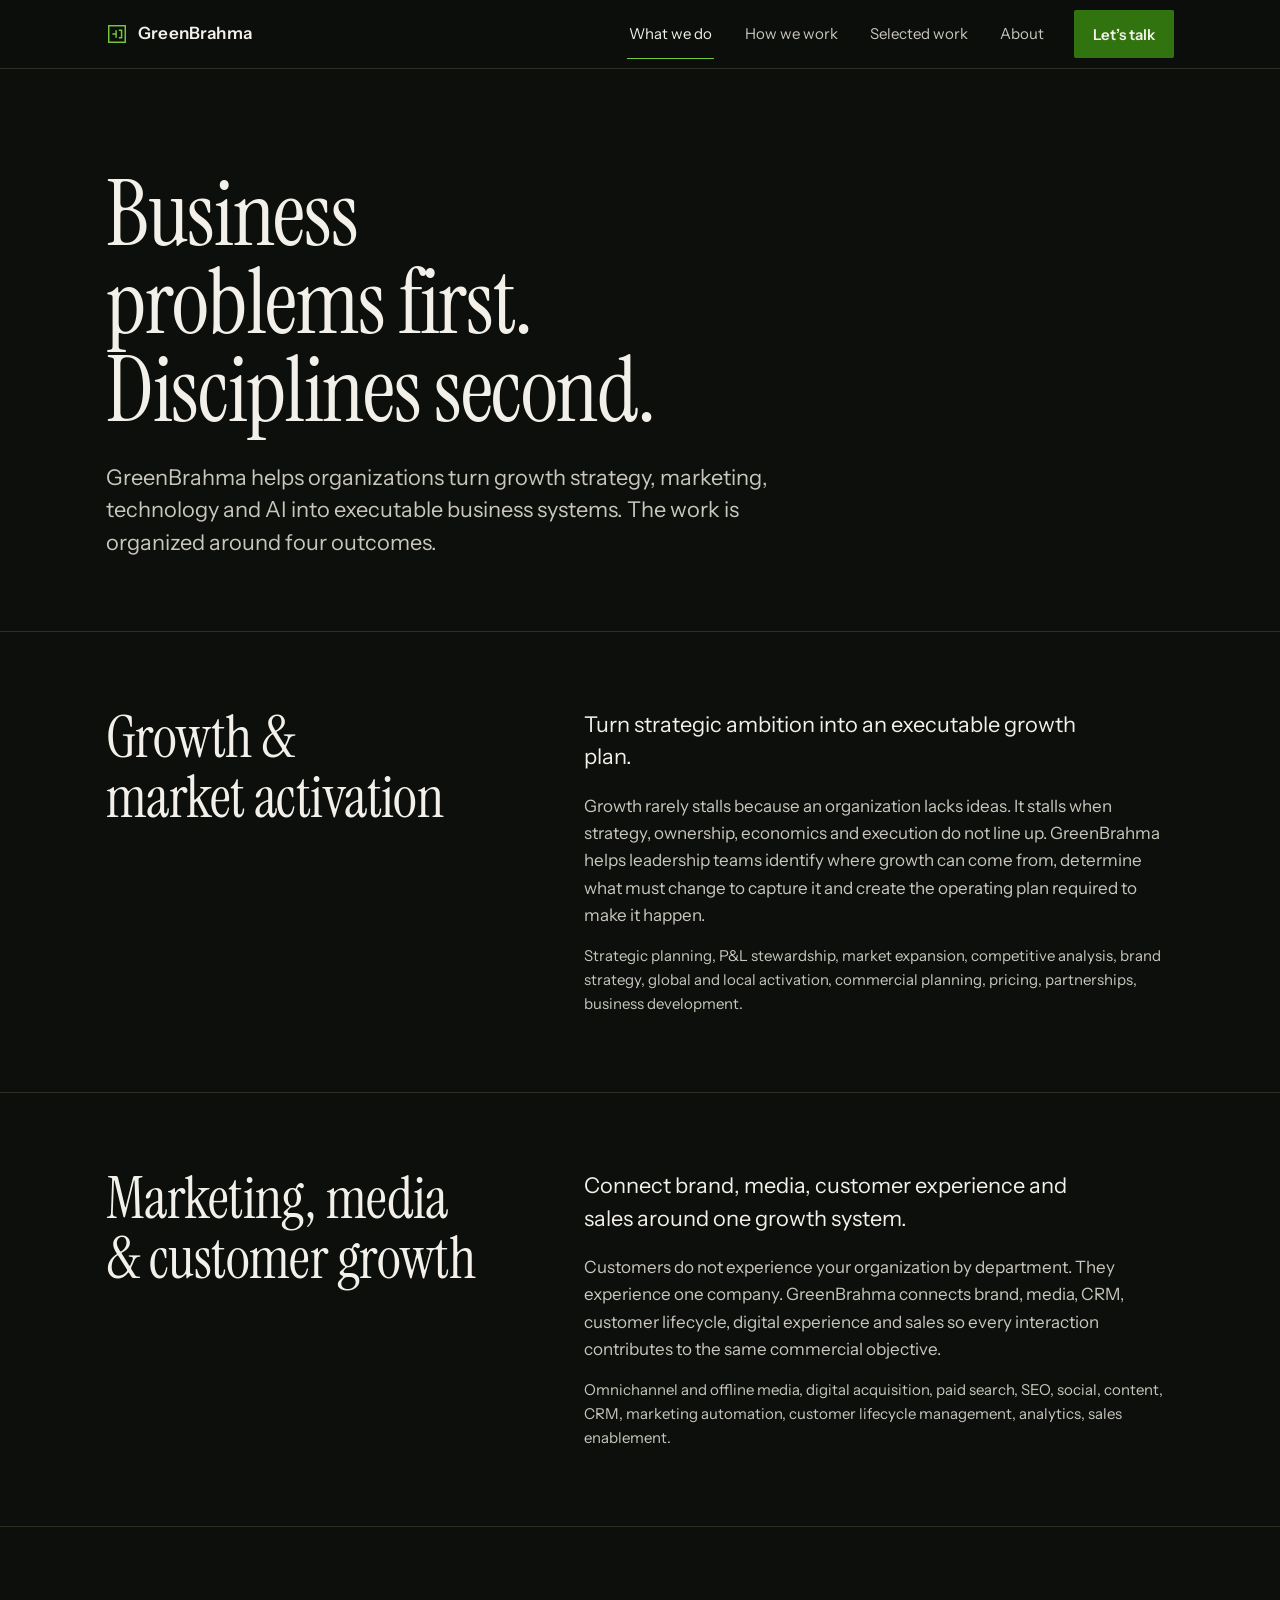
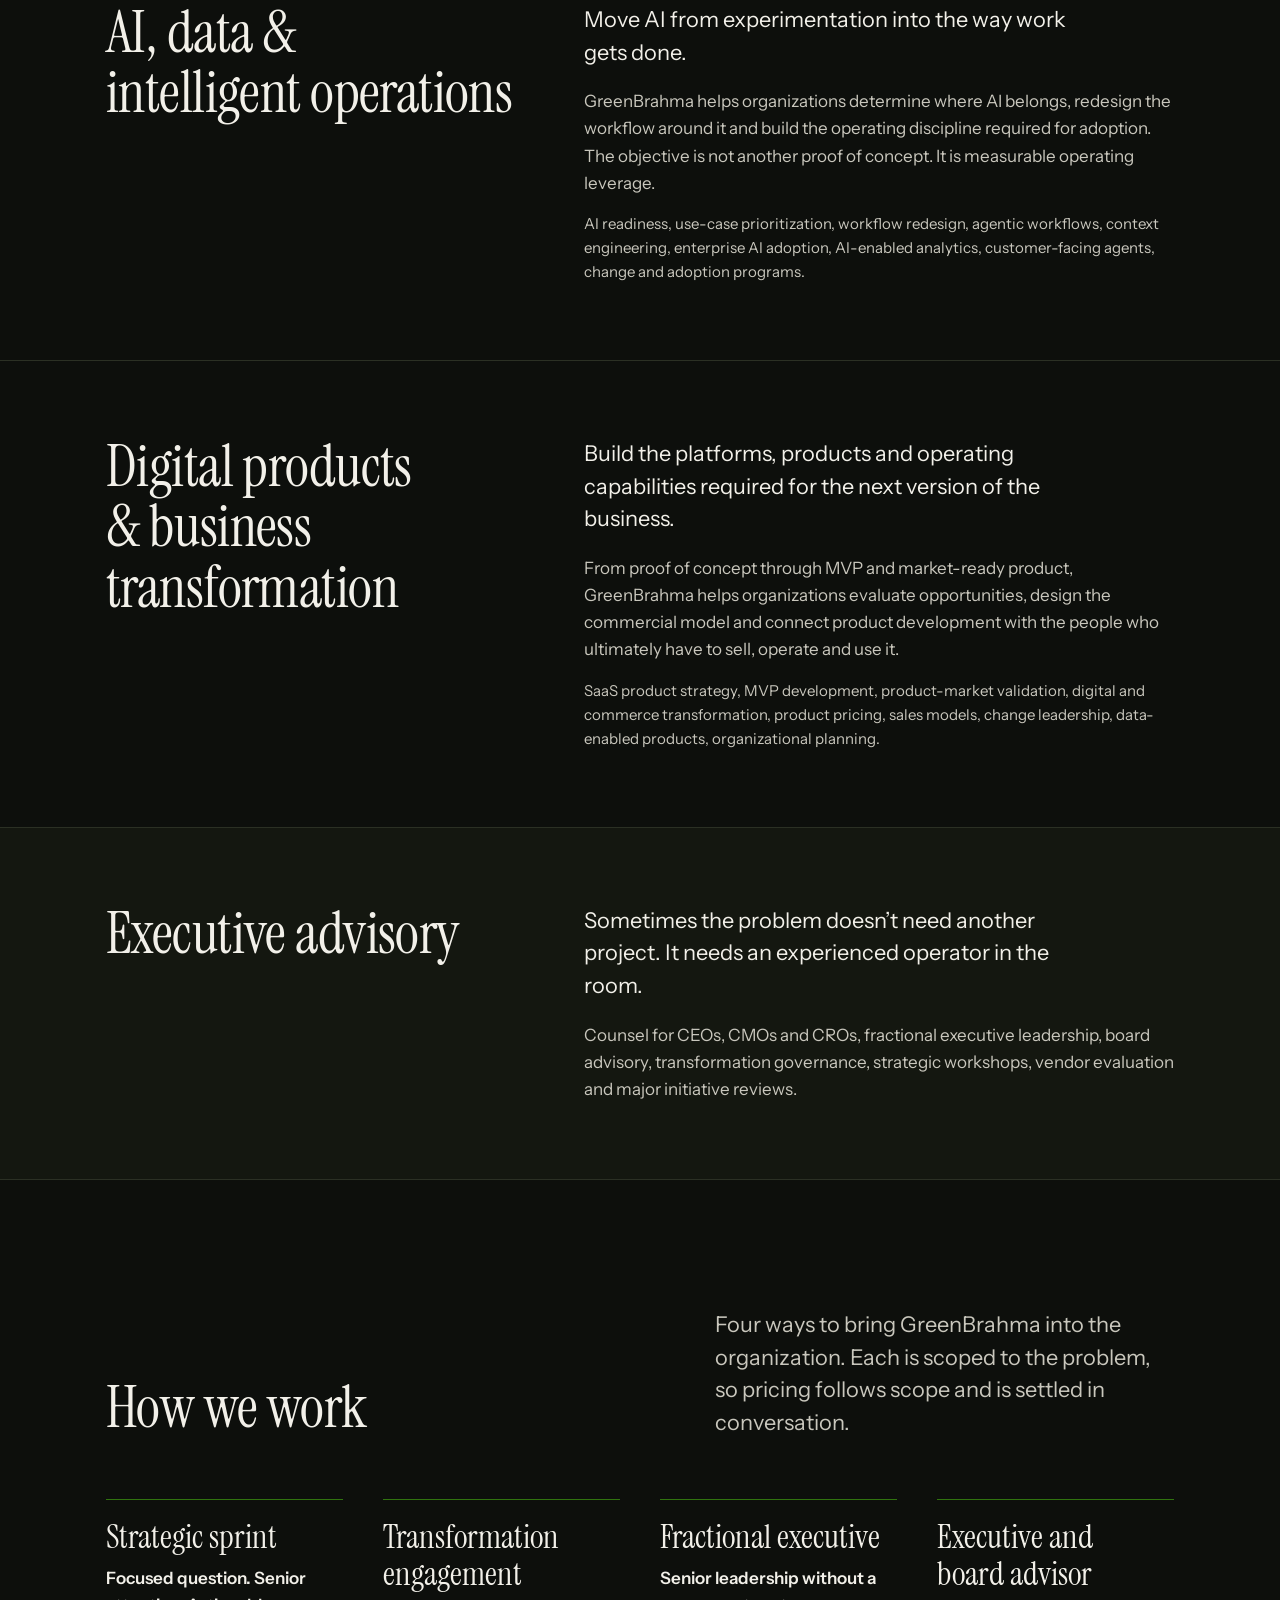
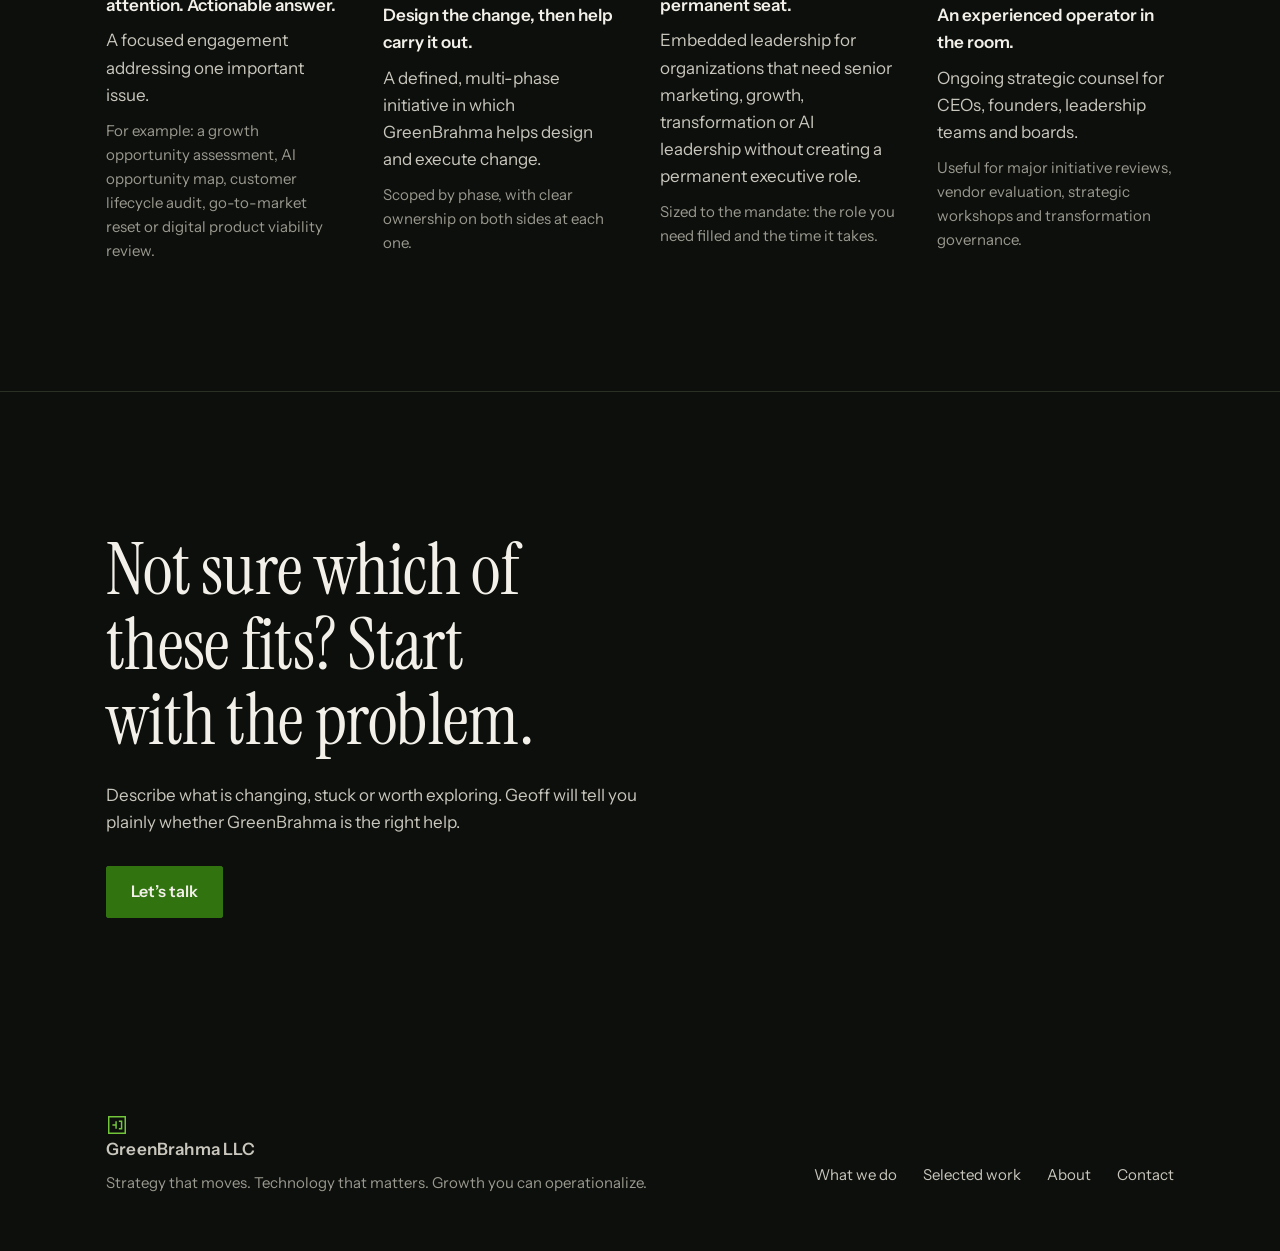
<file: capabilities.html>
<!doctype html>
<html lang="en">
<head>
<meta charset="utf-8">
<meta name="viewport" content="width=device-width, initial-scale=1">
<title>What we do | GreenBrahma</title>
<meta name="description" content="Growth and market activation, marketing and customer growth, AI and intelligent operations, digital products and transformation, and executive advisory.">
<link rel="canonical" href="https://greenbrahma.com/capabilities">
<meta property="og:type" content="website">
<meta property="og:site_name" content="GreenBrahma">
<meta property="og:title" content="What we do | GreenBrahma">
<meta property="og:description" content="Growth and market activation, marketing and customer growth, AI and intelligent operations, digital products and transformation, and executive advisory.">
<meta property="og:url" content="https://greenbrahma.com/capabilities">
<meta name="theme-color" content="#0d0f0c">
<link rel="icon" href="/favicon.svg" type="image/svg+xml">
<link rel="preload" href="/assets/fonts/instrument-serif-latin-400-normal.woff2" as="font" type="font/woff2" crossorigin>
<link rel="preload" href="/assets/fonts/instrument-sans-latin-wght-normal.woff2" as="font" type="font/woff2" crossorigin>
<link rel="stylesheet" href="/assets/site.css">
</head>
<body class="has-bar" data-view="service_view">
<a class="skip" href="#main">Skip to content</a>
<header class="site-head">
  <div class="wrap">
    <a class="brand" href="/" aria-label="GreenBrahma home"><svg viewBox="0 0 24 24" fill="none" stroke="#74c93a" stroke-width="1.6" aria-hidden="true"><rect x="3" y="3" width="18" height="18"/><path d="M7 12 L11 12 M11 8 L11 16 M14 8 L17 8 L17 16 L14 16"/></svg><span>GreenBrahma</span></a>
    <nav class="nav" aria-label="Primary">
      <a href="/capabilities" aria-current="page">What we do</a>
      <a href="/capabilities#how-we-work">How we work</a>
      <a href="/work">Selected work</a>
      <a href="/about">About</a>
      <a class="btn" href="/contact" data-track="nav_talk_click">Let&rsquo;s talk</a>
    </nav>
    <button class="menu-btn" type="button" aria-expanded="false" aria-controls="menu"><span class="bars" aria-hidden="true"></span>Menu</button>
  </div>
</header>
<div class="overlay" id="menu" role="dialog" aria-modal="true" aria-label="Menu" hidden>
  <div class="overlay-top">
    <a class="brand" href="/"><svg viewBox="0 0 24 24" fill="none" stroke="#74c93a" stroke-width="1.6" aria-hidden="true"><rect x="3" y="3" width="18" height="18"/><path d="M7 12 L11 12 M11 8 L11 16 M14 8 L17 8 L17 16 L14 16"/></svg><span>GreenBrahma</span></a>
    <button class="menu-btn menu-close" type="button">Close</button>
  </div>
  <nav aria-label="Menu">
      <a href="/">Home</a>
      <a href="/capabilities" aria-current="page">What we do</a>
      <a href="/capabilities#how-we-work">How we work</a>
      <a href="/work">Selected work</a>
      <a href="/about">About</a>
      <a href="/contact">Let&rsquo;s talk</a>
  </nav>
  <p class="mail" data-path="email" hidden><a class="link" data-email href="/contact"></a></p>
</div>
<main id="main">
<section class="page-hero">
  <div class="wrap">
    <h1 class="display">Business problems first. Disciplines second.</h1>
    <p class="lede">GreenBrahma helps organizations turn growth strategy, marketing, technology and AI into executable business systems. The work is organized around four outcomes.</p>
  </div>
</section>
<section class="band tight" id="growth" aria-labelledby="growth-h">
  <div class="wrap split">
    <div>
      <h2 class="h2" id="growth-h">Growth &amp; market activation</h2>
    </div>
    <div class="prose">
      <p class="lede" style="color:var(--bone);max-width:36ch">Turn strategic ambition into an executable growth plan.</p>
      <p style="margin-top:20px">Growth rarely stalls because an organization lacks ideas. It stalls when strategy, ownership, economics and execution do not line up. GreenBrahma helps leadership teams identify where growth can come from, determine what must change to capture it and create the operating plan required to make it happen.</p>
      <p class="muted" style="font-size:.9375rem">Strategic planning, P&amp;L stewardship, market expansion, competitive analysis, brand strategy, global and local activation, commercial planning, pricing, partnerships, business development.</p>
    </div>
  </div>
</section>
<section class="band tight" id="marketing" aria-labelledby="marketing-h">
  <div class="wrap split">
    <div>
      <h2 class="h2" id="marketing-h">Marketing, media &amp; customer growth</h2>
    </div>
    <div class="prose">
      <p class="lede" style="color:var(--bone);max-width:36ch">Connect brand, media, customer experience and sales around one growth system.</p>
      <p style="margin-top:20px">Customers do not experience your organization by department. They experience one company. GreenBrahma connects brand, media, CRM, customer lifecycle, digital experience and sales so every interaction contributes to the same commercial objective.</p>
      <p class="muted" style="font-size:.9375rem">Omnichannel and offline media, digital acquisition, paid search, SEO, social, content, CRM, marketing automation, customer lifecycle management, analytics, sales enablement.</p>
    </div>
  </div>
</section>
<section class="band tight" id="ai" aria-labelledby="ai-h">
  <div class="wrap split">
    <div>
      <h2 class="h2" id="ai-h">AI, data &amp; intelligent operations</h2>
    </div>
    <div class="prose">
      <p class="lede" style="color:var(--bone);max-width:36ch">Move AI from experimentation into the way work gets done.</p>
      <p style="margin-top:20px">GreenBrahma helps organizations determine where AI belongs, redesign the workflow around it and build the operating discipline required for adoption. The objective is not another proof of concept. It is measurable operating leverage.</p>
      <p class="muted" style="font-size:.9375rem">AI readiness, use-case prioritization, workflow redesign, agentic workflows, context engineering, enterprise AI adoption, AI-enabled analytics, customer-facing agents, change and adoption programs.</p>
    </div>
  </div>
</section>
<section class="band tight" id="products" aria-labelledby="products-h">
  <div class="wrap split">
    <div>
      <h2 class="h2" id="products-h">Digital products &amp; business transformation</h2>
    </div>
    <div class="prose">
      <p class="lede" style="color:var(--bone);max-width:36ch">Build the platforms, products and operating capabilities required for the next version of the business.</p>
      <p style="margin-top:20px">From proof of concept through MVP and market-ready product, GreenBrahma helps organizations evaluate opportunities, design the commercial model and connect product development with the people who ultimately have to sell, operate and use it.</p>
      <p class="muted" style="font-size:.9375rem">SaaS product strategy, MVP development, product-market validation, digital and commerce transformation, product pricing, sales models, change leadership, data-enabled products, organizational planning.</p>
    </div>
  </div>
</section>
<section class="band tight lab" aria-labelledby="adv-h">
  <div class="wrap split">
    <h2 class="h2" id="adv-h">Executive advisory</h2>
    <div class="prose">
      <p class="lede" style="color:var(--bone);max-width:36ch">Sometimes the problem doesn&rsquo;t need another project. It needs an experienced operator in the room.</p>
      <p style="margin-top:20px">Counsel for CEOs, CMOs and CROs, fractional executive leadership, board advisory, transformation governance, strategic workshops, vendor evaluation and major initiative reviews.</p>
    </div>
  </div>
</section>
<section class="band" id="how-we-work" aria-labelledby="hww-h">
  <div class="wrap">
    <div class="band-head split">
      <h2 class="h2" id="hww-h">How we work</h2>
      <p class="lede">Four ways to bring GreenBrahma into the organization. Each is scoped to the problem, so pricing follows scope and is settled in conversation.</p>
    </div>
    <div class="cols four">
      <article class="model">
        <h3 class="h3">Strategic sprint</h3>
        <p class="tag">Focused question. Senior attention. Actionable answer.</p>
        <p>A focused engagement addressing one important issue.</p>
        <p class="eg">For example: a growth opportunity assessment, AI opportunity map, customer lifecycle audit, go-to-market reset or digital product viability review.</p>
      </article>
      <article class="model">
        <h3 class="h3">Transformation engagement</h3>
        <p class="tag">Design the change, then help carry it out.</p>
        <p>A defined, multi-phase initiative in which GreenBrahma helps design and execute change.</p>
        <p class="eg">Scoped by phase, with clear ownership on both sides at each one.</p>
      </article>
      <article class="model">
        <h3 class="h3">Fractional executive</h3>
        <p class="tag">Senior leadership without a permanent seat.</p>
        <p>Embedded leadership for organizations that need senior marketing, growth, transformation or AI leadership without creating a permanent executive role.</p>
        <p class="eg">Sized to the mandate: the role you need filled and the time it takes.</p>
      </article>
      <article class="model">
        <h3 class="h3">Executive and board advisor</h3>
        <p class="tag">An experienced operator in the room.</p>
        <p>Ongoing strategic counsel for CEOs, founders, leadership teams and boards.</p>
        <p class="eg">Useful for major initiative reviews, vendor evaluation, strategic workshops and transformation governance.</p>
      </article>
    </div>
  </div>
</section>
<section class="closing">
  <div class="wrap">
    <h2 class="h2">Not sure which of these fits? Start with the problem.</h2>
    <p>Describe what is changing, stuck or worth exploring. Geoff will tell you plainly whether GreenBrahma is the right help.</p>
    <div class="btn-row">
      <a class="btn" href="/contact" data-track="hero_book_click" data-loc="closing">Let&rsquo;s talk</a>
      <a class="btn quiet" href="/contact" data-path="email" data-email-label="Email Geoff" hidden>Email Geoff</a>
    </div>
  </div>
</section>
</main>
<footer class="site-foot">
  <div class="wrap">
    <div>
      <a class="brand" href="/"><svg viewBox="0 0 24 24" fill="none" stroke="#74c93a" stroke-width="1.6" aria-hidden="true"><rect x="3" y="3" width="18" height="18"/><path d="M7 12 L11 12 M11 8 L11 16 M14 8 L17 8 L17 16 L14 16"/></svg><span>GreenBrahma LLC</span></a>
      <p>Strategy that moves. Technology that matters. Growth you can operationalize.</p>
    </div>
    <nav class="foot-nav" aria-label="Footer">
      <a href="/capabilities">What we do</a>
      <a href="/work">Selected work</a>
      <a href="/about">About</a>
      <a href="/contact">Contact</a>
      <a href="/contact" data-path="email" data-email hidden></a>
    </nav>
  </div>
</footer>
<div class="actionbar">
  <a href="/contact" data-path="sms" data-track="text_geoff_click" data-loc="bar" hidden>Text Geoff</a>
  <a class="primary" href="/contact" data-path="booking" data-track="meeting_scheduler_open" data-loc="bar" hidden>Book a conversation</a>
  <a class="primary" href="/contact" data-fallback="booking" data-track="hero_book_click" data-loc="bar">Start a conversation</a>
</div>
<script src="/assets/site.js" defer></script>
</body>
</html>
</file>
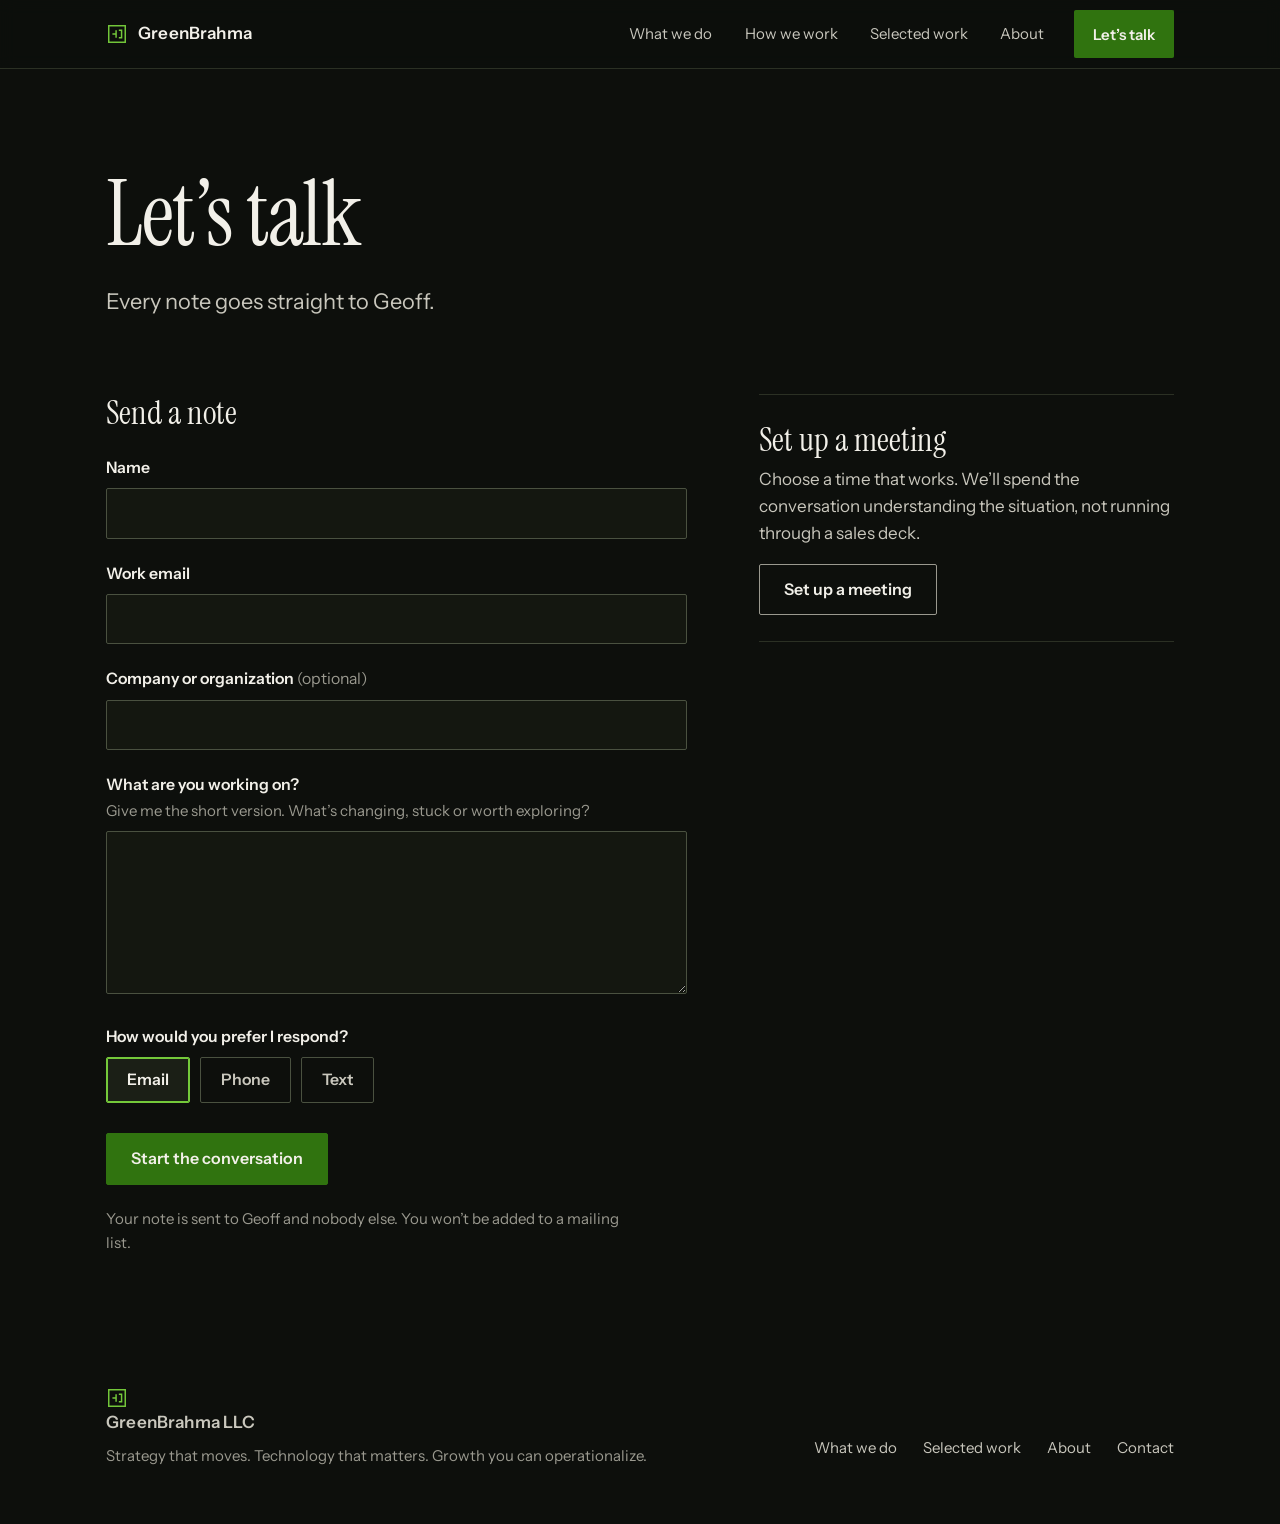
<file: contact.html>
<!doctype html>
<html lang="en">
<head>
<meta charset="utf-8">
<meta name="viewport" content="width=device-width, initial-scale=1">
<title>Contact | GreenBrahma</title>
<meta name="description" content="Send Geoff Pickering a note about what you are working on. Every message goes straight to him.">
<link rel="canonical" href="https://greenbrahma.com/contact">
<meta property="og:type" content="website">
<meta property="og:site_name" content="GreenBrahma">
<meta property="og:title" content="Contact | GreenBrahma">
<meta property="og:description" content="Send Geoff Pickering a note about what you are working on. Every message goes straight to him.">
<meta property="og:url" content="https://greenbrahma.com/contact">
<meta name="theme-color" content="#0d0f0c">
<link rel="icon" href="/favicon.svg" type="image/svg+xml">
<link rel="preload" href="/assets/fonts/instrument-serif-latin-400-normal.woff2" as="font" type="font/woff2" crossorigin>
<link rel="preload" href="/assets/fonts/instrument-sans-latin-wght-normal.woff2" as="font" type="font/woff2" crossorigin>
<link rel="stylesheet" href="/assets/site.css">
</head>
<body>
<a class="skip" href="#main">Skip to content</a>
<header class="site-head">
  <div class="wrap">
    <a class="brand" href="/" aria-label="GreenBrahma home"><svg viewBox="0 0 24 24" fill="none" stroke="#74c93a" stroke-width="1.6" aria-hidden="true"><rect x="3" y="3" width="18" height="18"/><path d="M7 12 L11 12 M11 8 L11 16 M14 8 L17 8 L17 16 L14 16"/></svg><span>GreenBrahma</span></a>
    <nav class="nav" aria-label="Primary">
      <a href="/capabilities">What we do</a>
      <a href="/capabilities#how-we-work">How we work</a>
      <a href="/work">Selected work</a>
      <a href="/about">About</a>
      <a class="btn" href="/contact" aria-current="page" data-track="nav_talk_click">Let&rsquo;s talk</a>
    </nav>
    <button class="menu-btn" type="button" aria-expanded="false" aria-controls="menu"><span class="bars" aria-hidden="true"></span>Menu</button>
  </div>
</header>
<div class="overlay" id="menu" role="dialog" aria-modal="true" aria-label="Menu" hidden>
  <div class="overlay-top">
    <a class="brand" href="/"><svg viewBox="0 0 24 24" fill="none" stroke="#74c93a" stroke-width="1.6" aria-hidden="true"><rect x="3" y="3" width="18" height="18"/><path d="M7 12 L11 12 M11 8 L11 16 M14 8 L17 8 L17 16 L14 16"/></svg><span>GreenBrahma</span></a>
    <button class="menu-btn menu-close" type="button">Close</button>
  </div>
  <nav aria-label="Menu">
      <a href="/">Home</a>
      <a href="/capabilities">What we do</a>
      <a href="/capabilities#how-we-work">How we work</a>
      <a href="/work">Selected work</a>
      <a href="/about">About</a>
      <a href="/contact" aria-current="page">Let&rsquo;s talk</a>
  </nav>
  <p class="mail" data-path="email" hidden><a class="link" data-email href="/contact"></a></p>
</div>
<main id="main">
<section class="page-hero" style="border-bottom:0;padding-bottom:0">
  <div class="wrap">
    <h1 class="display">Let&rsquo;s talk</h1>
    <p class="lede">Every note goes straight to Geoff.</p>
  </div>
</section>
<section class="band tight" style="border-bottom:0">
  <div class="wrap contact-grid">
    <div>
      <h2 class="h3" style="margin-bottom:24px">Send a note</h2>
      <form class="form" id="contact-form" name="contact" method="POST" action="/api/contact">
        <input type="hidden" name="form-name" value="contact">
        <input type="hidden" name="subject" value="New GreenBrahma inquiry from the website">
        <p class="hp"><label>Leave this empty <input name="bot-field" tabindex="-1" autocomplete="off"></label></p>
        <div class="form-status" id="form-status" role="alert" tabindex="-1" hidden>Your note didn&rsquo;t send. Check your connection and select &ldquo;Start the conversation&rdquo; again.</div>

        <div class="field">
          <label for="name">Name</label>
          <input id="name" name="name" type="text" autocomplete="name" required data-missing="Enter your name so Geoff knows who to reply to.">
          <span class="err" id="name-error" hidden></span>
        </div>
        <div class="field">
          <label for="email">Work email</label>
          <input id="email" name="email" type="email" autocomplete="email" inputmode="email" required data-missing="Enter an email address so Geoff can reply.">
          <span class="err" id="email-error" hidden></span>
        </div>
        <div class="field">
          <label for="company">Company or organization <span class="opt">(optional)</span></label>
          <input id="company" name="company" type="text" autocomplete="organization">
        </div>
        <div class="field">
          <label for="message">What are you working on?
            <span class="hint" id="message-hint">Give me the short version. What&rsquo;s changing, stuck or worth exploring?</span></label>
          <textarea id="message" name="message" rows="6" required aria-describedby="message-hint" data-desc="message-hint" data-missing="Add a line or two about what you are working on."></textarea>
          <span class="err" id="message-error" hidden></span>
        </div>
        <fieldset class="field">
          <legend>How would you prefer I respond?</legend>
          <div class="choices">
            <label class="choice"><input type="radio" name="reply-by" value="Email" checked><span>Email</span></label>
            <label class="choice"><input type="radio" name="reply-by" value="Phone"><span>Phone</span></label>
            <label class="choice"><input type="radio" name="reply-by" value="Text"><span>Text</span></label>
          </div>
        </fieldset>
        <div class="field" id="phone-field">
          <label for="phone">Phone number <span class="hint" id="phone-hint">Needed for a call or text back. Only used to reply to this note.</span></label>
          <input id="phone" name="phone" type="tel" autocomplete="tel" inputmode="tel" aria-describedby="phone-hint" data-desc="phone-hint" data-missing="Enter a number so Geoff can call or text you back.">
          <span class="err" id="phone-error" hidden></span>
        </div>
        <div>
          <button class="btn" type="submit">Start the conversation</button>
        </div>
        <p class="fine">Your note is sent to Geoff and nobody else. You won&rsquo;t be added to a mailing list.</p>
      </form>

      <div class="sent" id="sent" tabindex="-1" hidden>
        <h2 class="h2">Thanks. Your message is on its way.</h2>
        <p>Geoff reads every note himself and will reply the way you asked.</p>
        <p data-path="booking" hidden>If you&rsquo;d rather skip the email exchange, you can schedule time directly.<br><a class="link" data-booking href="/contact" data-track="meeting_scheduler_open" data-loc="sent">Set up a meeting</a></p>
        <p><a class="link" href="/">Back to the home page</a></p>
      </div>
    </div>

    <aside aria-label="Other ways to reach Geoff" data-paths hidden>
      <div class="paths">
        <div class="path" data-path="booking" hidden>
          <h2 class="h3">Set up a meeting</h2>
          <p>Choose a time that works. We&rsquo;ll spend the conversation understanding the situation, not running through a sales deck.</p>
          <a class="btn quiet" data-booking href="/contact" data-track="meeting_scheduler_open" data-loc="contact">Set up a meeting</a>
        </div>
        <div class="path" data-path="sms" hidden>
          <h2 class="h3">Text Geoff</h2>
          <p>Have a question or want to see if there&rsquo;s a fit? Send me a text.</p>
          <a class="btn quiet" data-sms href="/contact" data-track="text_geoff_click" data-loc="contact">Text Geoff</a>
        </div>
        <div class="path" data-path="email" hidden>
          <h2 class="h3">Email directly</h2>
          <p>Prefer your own inbox? Write to Geoff at the address below.</p>
          <a class="link" data-email href="/contact"></a>
        </div>
      </div>
    </aside>
  </div>
</section>
</main>
<footer class="site-foot">
  <div class="wrap">
    <div>
      <a class="brand" href="/"><svg viewBox="0 0 24 24" fill="none" stroke="#74c93a" stroke-width="1.6" aria-hidden="true"><rect x="3" y="3" width="18" height="18"/><path d="M7 12 L11 12 M11 8 L11 16 M14 8 L17 8 L17 16 L14 16"/></svg><span>GreenBrahma LLC</span></a>
      <p>Strategy that moves. Technology that matters. Growth you can operationalize.</p>
    </div>
    <nav class="foot-nav" aria-label="Footer">
      <a href="/capabilities">What we do</a>
      <a href="/work">Selected work</a>
      <a href="/about">About</a>
      <a href="/contact">Contact</a>
      <a href="/contact" data-path="email" data-email hidden></a>
    </nav>
  </div>
</footer>
<script src="/assets/site.js" defer></script>
</body>
</html>
</file>
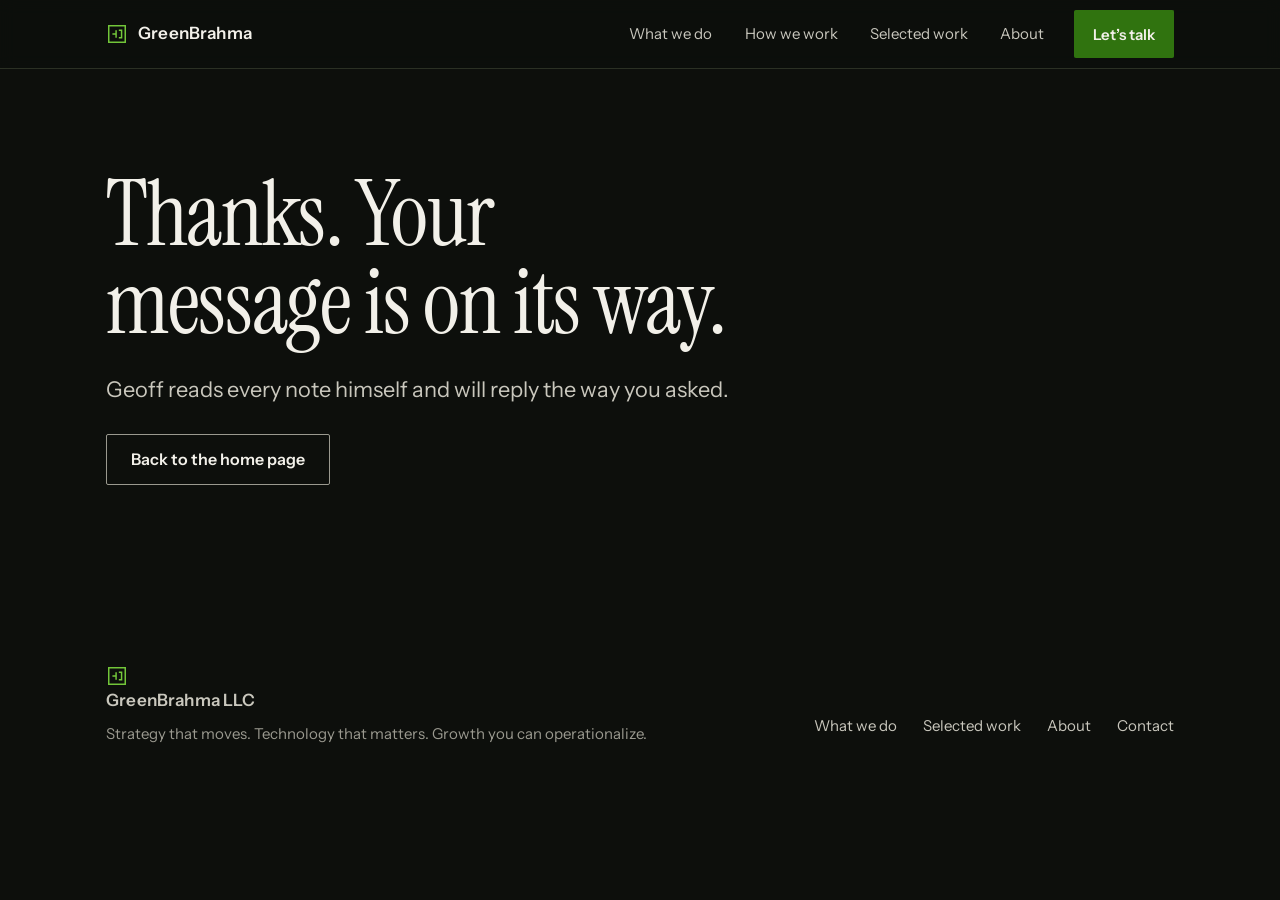
<file: thank-you.html>
<!doctype html>
<html lang="en">
<head>
<meta charset="utf-8">
<meta name="viewport" content="width=device-width, initial-scale=1">
<title>Message sent | GreenBrahma</title>
<meta name="description" content="Your message is on its way to Geoff.">
<link rel="canonical" href="https://greenbrahma.com/thank-you">
<meta property="og:type" content="website">
<meta property="og:site_name" content="GreenBrahma">
<meta property="og:title" content="Message sent | GreenBrahma">
<meta property="og:description" content="Your message is on its way to Geoff.">
<meta property="og:url" content="https://greenbrahma.com/thank-you">
<meta name="theme-color" content="#0d0f0c">
<link rel="icon" href="/favicon.svg" type="image/svg+xml">
<link rel="preload" href="/assets/fonts/instrument-serif-latin-400-normal.woff2" as="font" type="font/woff2" crossorigin>
<link rel="preload" href="/assets/fonts/instrument-sans-latin-wght-normal.woff2" as="font" type="font/woff2" crossorigin>
<link rel="stylesheet" href="/assets/site.css">
<meta name="robots" content="noindex">
</head>
<body>
<a class="skip" href="#main">Skip to content</a>
<header class="site-head">
  <div class="wrap">
    <a class="brand" href="/" aria-label="GreenBrahma home"><svg viewBox="0 0 24 24" fill="none" stroke="#74c93a" stroke-width="1.6" aria-hidden="true"><rect x="3" y="3" width="18" height="18"/><path d="M7 12 L11 12 M11 8 L11 16 M14 8 L17 8 L17 16 L14 16"/></svg><span>GreenBrahma</span></a>
    <nav class="nav" aria-label="Primary">
      <a href="/capabilities">What we do</a>
      <a href="/capabilities#how-we-work">How we work</a>
      <a href="/work">Selected work</a>
      <a href="/about">About</a>
      <a class="btn" href="/contact" data-track="nav_talk_click">Let&rsquo;s talk</a>
    </nav>
    <button class="menu-btn" type="button" aria-expanded="false" aria-controls="menu"><span class="bars" aria-hidden="true"></span>Menu</button>
  </div>
</header>
<div class="overlay" id="menu" role="dialog" aria-modal="true" aria-label="Menu" hidden>
  <div class="overlay-top">
    <a class="brand" href="/"><svg viewBox="0 0 24 24" fill="none" stroke="#74c93a" stroke-width="1.6" aria-hidden="true"><rect x="3" y="3" width="18" height="18"/><path d="M7 12 L11 12 M11 8 L11 16 M14 8 L17 8 L17 16 L14 16"/></svg><span>GreenBrahma</span></a>
    <button class="menu-btn menu-close" type="button">Close</button>
  </div>
  <nav aria-label="Menu">
      <a href="/">Home</a>
      <a href="/capabilities">What we do</a>
      <a href="/capabilities#how-we-work">How we work</a>
      <a href="/work">Selected work</a>
      <a href="/about">About</a>
      <a href="/contact">Let&rsquo;s talk</a>
  </nav>
  <p class="mail" data-path="email" hidden><a class="link" data-email href="/contact"></a></p>
</div>
<main id="main">
<section class="page-hero" style="border-bottom:0;min-height:60vh">
  <div class="wrap">
    <h1 class="display">Thanks. Your message is on its way.</h1>
    <p class="lede">Geoff reads every note himself and will reply the way you asked.</p>
    <p style="margin-top:28px"><a class="btn quiet" href="/">Back to the home page</a></p>
  </div>
</section>
</main>
<footer class="site-foot">
  <div class="wrap">
    <div>
      <a class="brand" href="/"><svg viewBox="0 0 24 24" fill="none" stroke="#74c93a" stroke-width="1.6" aria-hidden="true"><rect x="3" y="3" width="18" height="18"/><path d="M7 12 L11 12 M11 8 L11 16 M14 8 L17 8 L17 16 L14 16"/></svg><span>GreenBrahma LLC</span></a>
      <p>Strategy that moves. Technology that matters. Growth you can operationalize.</p>
    </div>
    <nav class="foot-nav" aria-label="Footer">
      <a href="/capabilities">What we do</a>
      <a href="/work">Selected work</a>
      <a href="/about">About</a>
      <a href="/contact">Contact</a>
      <a href="/contact" data-path="email" data-email hidden></a>
    </nav>
  </div>
</footer>
<script src="/assets/site.js" defer></script>
</body>
</html>
</file>
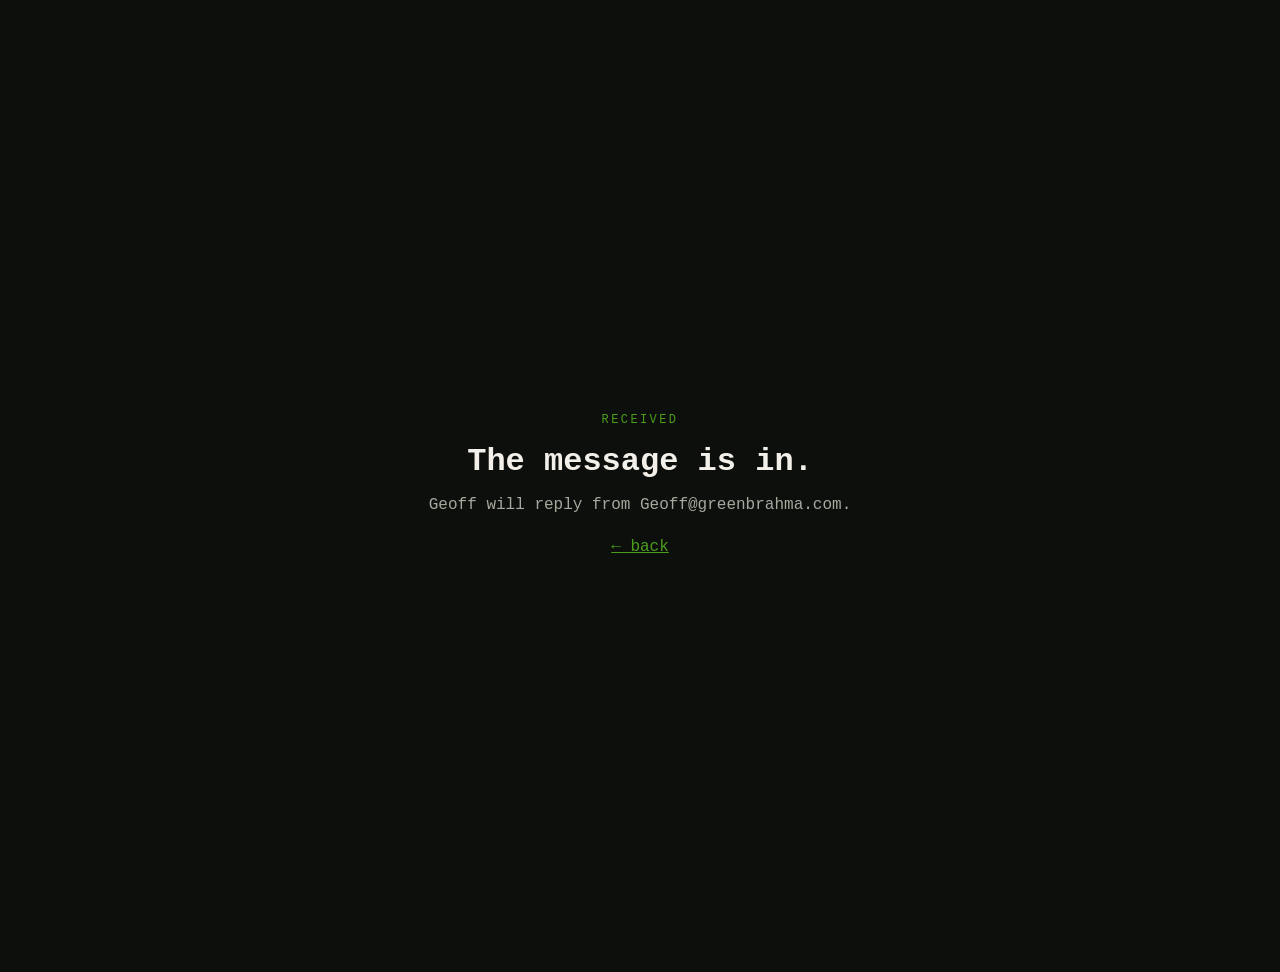
<file: thanks.html>
<!DOCTYPE html><html lang="en"><head><meta charset="UTF-8">
<meta name="robots" content="noindex, nofollow, noarchive" />
<meta name="viewport" content="width=device-width,initial-scale=1">
<title>Received — GreenBrahma</title>
<style>body{background:#0d0f0c;color:#f2f0e9;font-family:ui-monospace,Menlo,monospace;display:flex;min-height:100vh;align-items:center;justify-content:center;text-align:center;padding:28px}a{color:#4a9e1c}</style>
</head><body><div>
<p style="letter-spacing:.2em;color:#4a9e1c;font-size:12px">RECEIVED</p>
<h1 style="font-weight:600;margin:16px 0">The message is in.</h1>
<p style="color:#a7a99f">Geoff will reply from Geoff@greenbrahma.com.</p>
<p style="margin-top:24px"><a href="/brahmascore.html">&larr; back</a></p>
</div></body></html>
</file>
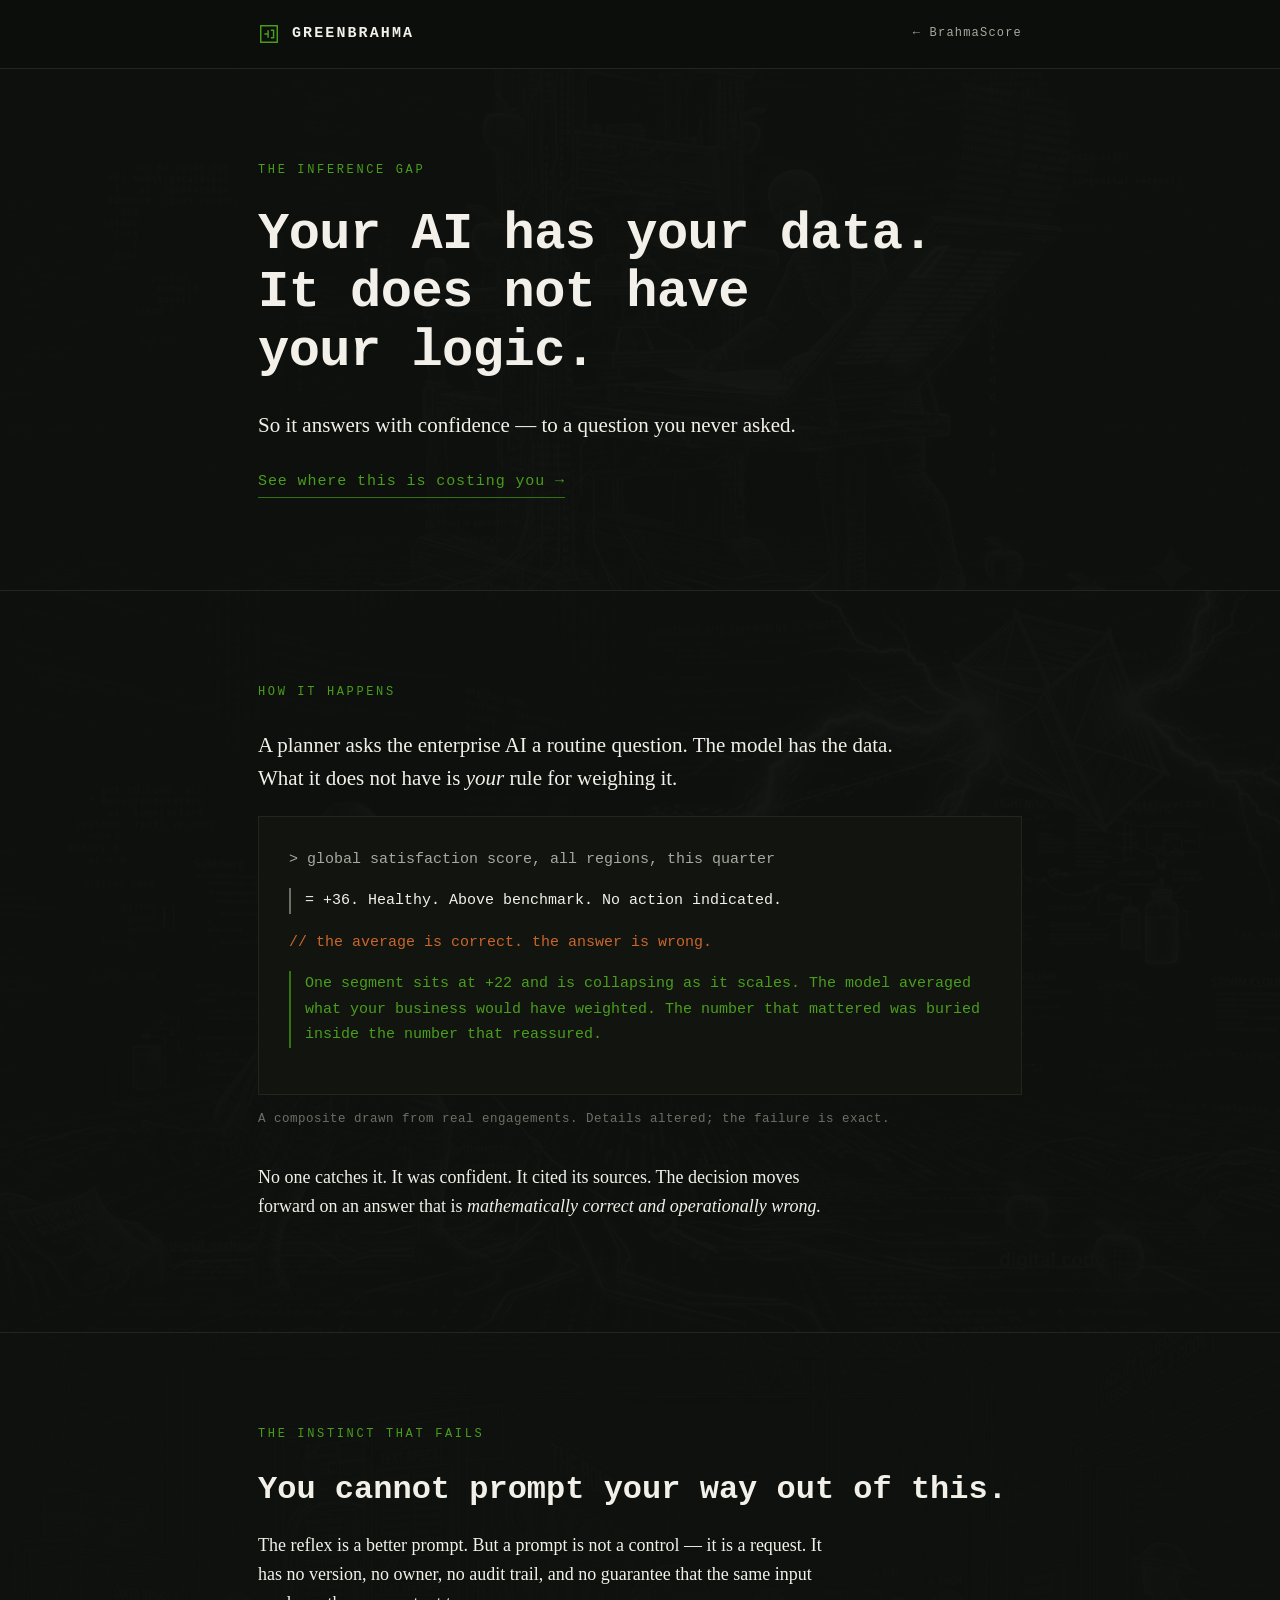
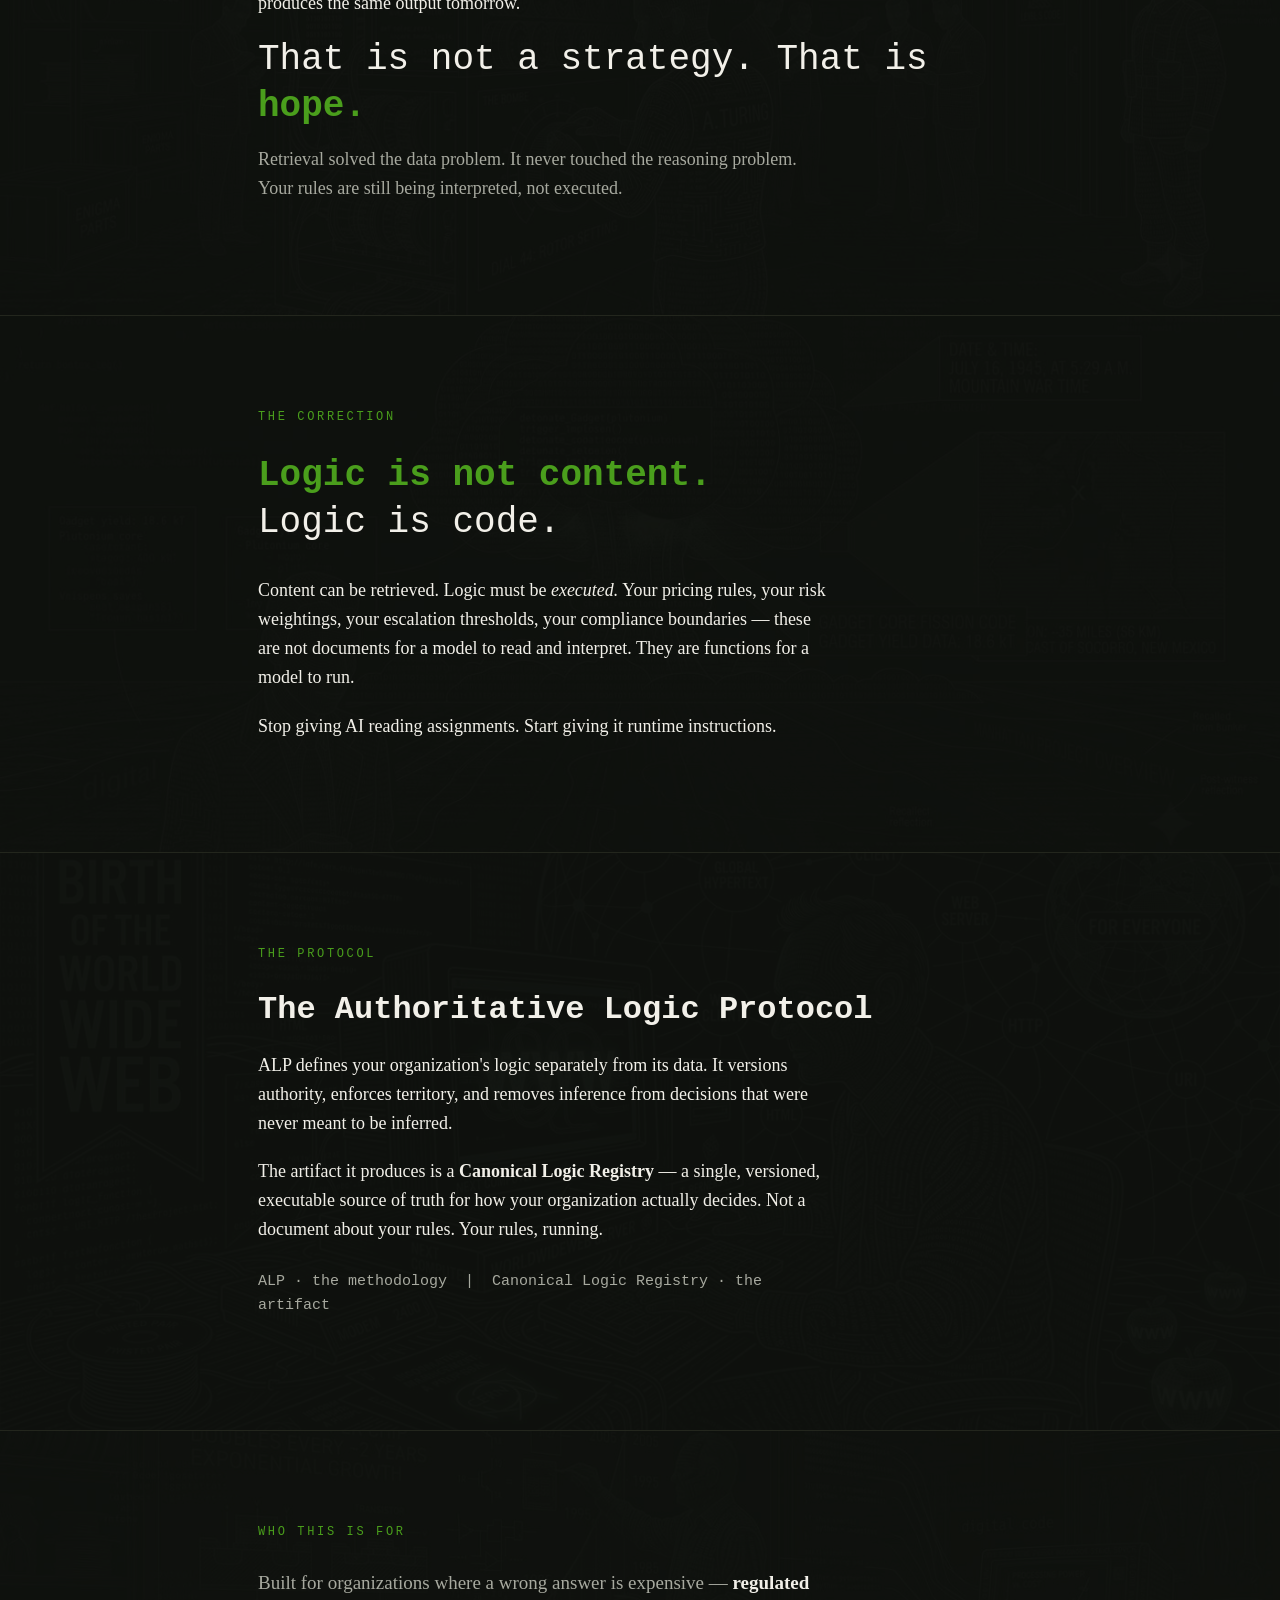
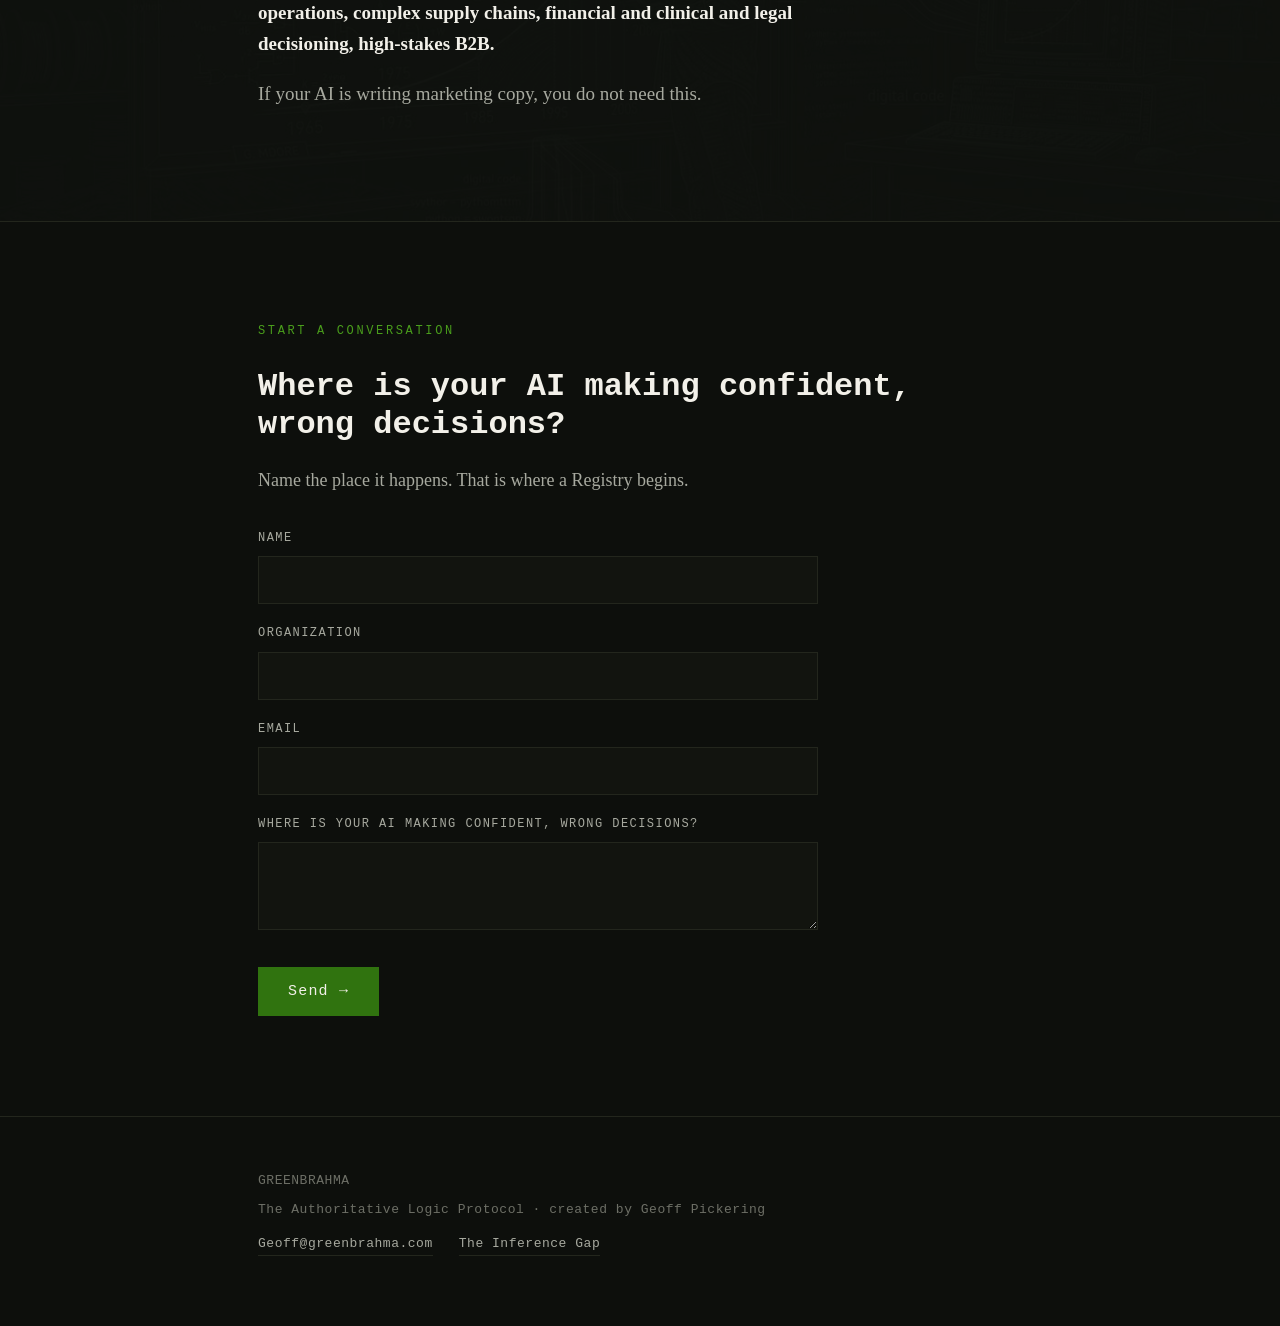
<file: thesis.html>
<!DOCTYPE html>
<html lang="en">
<head>
<meta charset="UTF-8" />
<meta name="robots" content="noindex, nofollow, noarchive" />
<meta name="viewport" content="width=device-width, initial-scale=1.0" />
<title>The Inference Gap — GreenBrahma</title>
<meta name="description" content="Enterprise AI has your data. It does not have your logic. GreenBrahma closes the Inference Gap with the Authoritative Logic Protocol — logic that is executed, not inferred." />

<!-- Open Graph / social -->
<meta property="og:type" content="website" />
<meta property="og:title" content="GreenBrahma — The Inference Gap" />
<meta property="og:description" content="Your AI has your data. It does not have your logic. So it answers with confidence — to a question you never asked." />

<!-- Schema: the Inference Gap as a defined concept, so it can be cited -->
<script type="application/ld+json">
{
  "@context": "https://schema.org",
  "@type": "DefinedTerm",
  "name": "The Inference Gap",
  "description": "The failure mode in which an enterprise AI system has access to organizational data but not organizational logic, and therefore infers a plausible but operationally wrong answer instead of executing the organization's actual decision rules.",
  "inDefinedTermSet": "GreenBrahma — Authoritative Logic Protocol (ALP)"
}
</script>

<style>
  :root{
    --ground:#0d0f0c;
    --ground-2:#12140f;
    --ink:#f2f0e9;
    --ink-dim:#a7a99f;
    --ink-faint:#6d6f66;
    --green:#30730f;
    --green-lit:#4a9e1c;
    --rule:#23261d;
    --mono:'SFMono-Regular',ui-monospace,'Menlo','Consolas','Liberation Mono',monospace;
    --serif:'Georgia','Times New Roman',serif;
  }
  *{box-sizing:border-box;margin:0;padding:0}
  html{scroll-behavior:smooth}
  body{
    background:var(--ground);
    color:var(--ink);
    font-family:var(--serif);
    font-size:18px;
    line-height:1.6;
    -webkit-font-smoothing:antialiased;
    overflow-x:hidden;
  }
  .mono{font-family:var(--mono)}
  .wrap{max-width:820px;margin:0 auto;padding:0 28px}
  .green{color:var(--green-lit)}
  .dim{color:var(--ink-dim)}

  /* ---- header ---- */
  header{
    border-bottom:1px solid var(--rule);
    padding:22px 0;
    position:sticky;top:0;
    background:rgba(13,15,12,.9);
    backdrop-filter:blur(6px);
    z-index:20;
  }
  .navback{font-family:var(--mono);font-size:12px;letter-spacing:.1em;color:var(--ink-dim);text-decoration:none}
  .navback:hover{color:var(--ink)}
  header .wrap{display:flex;align-items:center;justify-content:space-between;gap:16px}
  .brand{
    display:flex;align-items:center;gap:12px;
    font-family:var(--mono);
    letter-spacing:.14em;
    font-size:15px;
    font-weight:600;
  }
  .glyph{width:22px;height:22px;flex:none}

  /* ---- section scaffolding ---- */
  section{position:relative;padding:92px 0;border-bottom:1px solid var(--rule)}
  .eyebrow{
    font-family:var(--mono);
    font-size:12px;
    letter-spacing:.22em;
    text-transform:uppercase;
    color:var(--green-lit);
    margin-bottom:26px;
  }
  h1{
    font-family:var(--mono);
    font-weight:600;
    font-size:clamp(30px,6vw,52px);
    line-height:1.12;
    letter-spacing:-.01em;
    margin-bottom:28px;
  }
  h2{
    font-family:var(--mono);
    font-weight:600;
    font-size:clamp(22px,4vw,32px);
    line-height:1.2;
    margin-bottom:22px;
  }
  p{margin-bottom:20px;max-width:64ch}
  p.lead{font-size:21px;color:var(--ink)}
  .assert{
    font-family:var(--mono);
    font-size:clamp(22px,4.4vw,36px);
    line-height:1.3;
    color:var(--ink);
    margin:14px 0;
  }
  .assert b{color:var(--green-lit);font-weight:600}

  /* ---- watermark ---- */
  .wm{
    position:absolute;inset:0;
    background-size:cover;background-position:center;
    opacity:.07;
    pointer-events:none;
    z-index:0;
    mix-blend-mode:screen;
  }
  section > .wrap{position:relative;z-index:1}

  /* ---- the demonstration block ---- */
  .demo{
    border:1px solid var(--rule);
    background:var(--ground-2);
    padding:30px;
    font-family:var(--mono);
    font-size:15px;
    line-height:1.7;
    margin:8px 0 4px;
  }
  .demo .q{color:var(--ink-dim)}
  .demo .a-wrong{color:var(--ink);border-left:2px solid var(--ink-faint);padding-left:14px;margin:16px 0}
  .demo .flag{color:#c9662b}
  .demo .a-right{color:var(--green-lit);border-left:2px solid var(--green);padding-left:14px;margin:16px 0}
  .caption{font-family:var(--mono);font-size:12.5px;color:var(--ink-faint);letter-spacing:.04em;margin-top:14px}

  /* ---- qualifier ---- */
  .qualify{color:var(--ink-dim);font-size:19px}
  .qualify strong{color:var(--ink)}

  /* ---- form ---- */
  .cta-band{padding:100px 0;border-bottom:1px solid var(--rule)}
  form{margin-top:34px;max-width:560px}
  label{display:block;font-family:var(--mono);font-size:12px;letter-spacing:.12em;text-transform:uppercase;color:var(--ink-dim);margin:20px 0 8px}
  input,textarea{
    width:100%;
    background:var(--ground-2);
    border:1px solid var(--rule);
    color:var(--ink);
    font-family:var(--mono);
    font-size:16px;
    padding:14px 16px;
    border-radius:0;
  }
  input:focus,textarea:focus{outline:none;border-color:var(--green)}
  textarea{resize:vertical;min-height:88px}
  button{
    margin-top:28px;
    background:var(--green);
    color:var(--ink);
    font-family:var(--mono);
    font-size:15px;
    letter-spacing:.08em;
    border:none;
    padding:16px 30px;
    cursor:pointer;
    transition:background .15s;
  }
  button:hover{background:var(--green-lit)}
  .cta-link{
    display:inline-block;
    font-family:var(--mono);
    font-size:15px;
    letter-spacing:.06em;
    color:var(--green-lit);
    text-decoration:none;
    border-bottom:1px solid var(--green);
    padding-bottom:3px;
    margin-top:8px;
  }
  .cta-link:hover{color:var(--ink)}

  /* ---- footer ---- */
  footer{padding:54px 0 70px;color:var(--ink-faint);font-family:var(--mono);font-size:13px;letter-spacing:.04em}
  footer a{color:var(--ink-dim);text-decoration:none;border-bottom:1px solid var(--rule)}
  footer a:hover{color:var(--ink)}
  .foot-row{display:flex;gap:26px;flex-wrap:wrap;margin-top:14px}

  ::selection{background:var(--green);color:var(--ink)}
</style>
</head>
<body>

<header>
  <div class="wrap">
    <div class="brand">
      <svg class="glyph" viewBox="0 0 24 24" fill="none" stroke="#4a9e1c" stroke-width="1.6">
        <rect x="3" y="3" width="18" height="18"/>
        <path d="M7 12 L11 12 M11 8 L11 16 M14 8 L17 8 L17 16 L14 16"/>
      </svg>
      GREENBRAHMA
    </div>
    <a class="navback" href="/brahmascore.html">&larr; BrahmaScore</a>
  </div>
</header>

<!-- ===== HERO / RECOGNIZE ===== -->
<section id="gap">
  <div class="wm" style="background-image:url('01-gutenberg.jpg')"></div>
  <div class="wrap">
    <div class="eyebrow">The Inference Gap</div>
    <h1>Your AI has your data.<br>It does not have your&nbsp;logic.</h1>
    <p class="lead">So it answers with confidence — to a question you never asked.</p>
    <a class="cta-link" href="#engage">See where this is costing you &rarr;</a>
  </div>
</section>

<!-- ===== DEMONSTRATE ===== -->
<section>
  <div class="wm" style="background-image:url('02-franklin.jpg')"></div>
  <div class="wrap">
    <div class="eyebrow">How it happens</div>
    <p class="lead">A planner asks the enterprise AI a routine question. The model has the data. What it does not have is <em>your</em> rule for weighing it.</p>

    <div class="demo">
      <div class="q">&gt; global satisfaction score, all regions, this quarter</div>
      <div class="a-wrong">= +36. Healthy. Above benchmark. No action indicated.</div>
      <div class="flag">// the average is correct. the answer is wrong.</div>
      <div class="a-right">One segment sits at +22 and is collapsing as it scales.
The model averaged what your business would have weighted.
The number that mattered was buried inside the number that reassured.</div>
    </div>
    <div class="caption">A composite drawn from real engagements. Details altered; the failure is exact.</div>

    <p style="margin-top:34px">No one catches it. It was confident. It cited its sources. The decision moves forward on an answer that is <em>mathematically correct and operationally wrong.</em></p>
  </div>
</section>

<!-- ===== THE FALSE FIX ===== -->
<section>
  <div class="wm" style="background-image:url('03-turing.jpg')"></div>
  <div class="wrap">
    <div class="eyebrow">The instinct that fails</div>
    <h2>You cannot prompt your way out of this.</h2>
    <p>The reflex is a better prompt. But a prompt is not a control — it is a request. It has no version, no owner, no audit trail, and no guarantee that the same input produces the same output tomorrow.</p>
    <p class="assert">That is not a strategy. That is <b>hope.</b></p>
    <p class="dim">Retrieval solved the data problem. It never touched the reasoning problem. Your rules are still being interpreted, not executed.</p>
  </div>
</section>

<!-- ===== THE ASSERTION / TRUST ===== -->
<section>
  <div class="wm" style="background-image:url('04-manhattan.jpg')"></div>
  <div class="wrap">
    <div class="eyebrow">The correction</div>
    <p class="assert"><b>Logic is not content.</b><br>Logic is code.</p>
    <p style="margin-top:30px">Content can be retrieved. Logic must be <em>executed.</em> Your pricing rules, your risk weightings, your escalation thresholds, your compliance boundaries — these are not documents for a model to read and interpret. They are functions for a model to run.</p>
    <p>Stop giving AI reading assignments. Start giving it runtime instructions.</p>
  </div>
</section>

<!-- ===== ALP / WANT ===== -->
<section>
  <div class="wm" style="background-image:url('05-web.jpg')"></div>
  <div class="wrap">
    <div class="eyebrow">The protocol</div>
    <h2>The Authoritative Logic Protocol</h2>
    <p>ALP defines your organization's logic separately from its data. It versions authority, enforces territory, and removes inference from decisions that were never meant to be inferred.</p>
    <p>The artifact it produces is a <strong>Canonical Logic Registry</strong> — a single, versioned, executable source of truth for how your organization actually decides. Not a document about your rules. Your rules, running.</p>
    <p class="dim mono" style="font-size:15px;margin-top:26px">ALP &middot; the methodology &nbsp;|&nbsp; Canonical Logic Registry &middot; the artifact</p>
  </div>
</section>

<!-- ===== QUALIFY ===== -->
<section>
  <div class="wm" style="background-image:url('06-ai.jpg')"></div>
  <div class="wrap">
    <div class="eyebrow">Who this is for</div>
    <p class="qualify">Built for organizations where a wrong answer is expensive — <strong>regulated operations, complex supply chains, financial and clinical and legal decisioning, high-stakes B2B.</strong></p>
    <p class="qualify" style="margin-top:18px">If your AI is writing marketing copy, you do not need this.</p>
  </div>
</section>

<!-- ===== ENGAGE / BUY ===== -->
<section class="cta-band" id="engage">
  <div class="wrap">
    <div class="eyebrow">Start a conversation</div>
    <h2>Where is your AI making confident, wrong decisions?</h2>
    <p class="dim">Name the place it happens. That is where a Registry begins.</p>

    <form name="engage" method="POST" action="/api/contact">
      <input type="hidden" name="form-name" value="engage" />
      <p style="display:none"><label>Don't fill this: <input name="bot-field" /></label></p>

      <label for="name">Name</label>
      <input id="name" name="name" type="text" required />

      <label for="company">Organization</label>
      <input id="company" name="company" type="text" required />

      <label for="email">Email</label>
      <input id="email" name="email" type="email" required />

      <label for="where">Where is your AI making confident, wrong decisions?</label>
      <textarea id="where" name="where" required></textarea>

      <button type="submit">Send &rarr;</button>
    </form>
  </div>
</section>

<footer>
  <div class="wrap">
    <div>GREENBRAHMA</div>
    <div style="margin-top:8px">The Authoritative Logic Protocol &middot; created by Geoff Pickering</div>
    <div class="foot-row">
      <a href="mailto:Geoff@greenbrahma.com">Geoff@greenbrahma.com</a>
      <a href="#gap">The Inference Gap</a>
    </div>
  </div>
</footer>

</body>
</html>
</file>
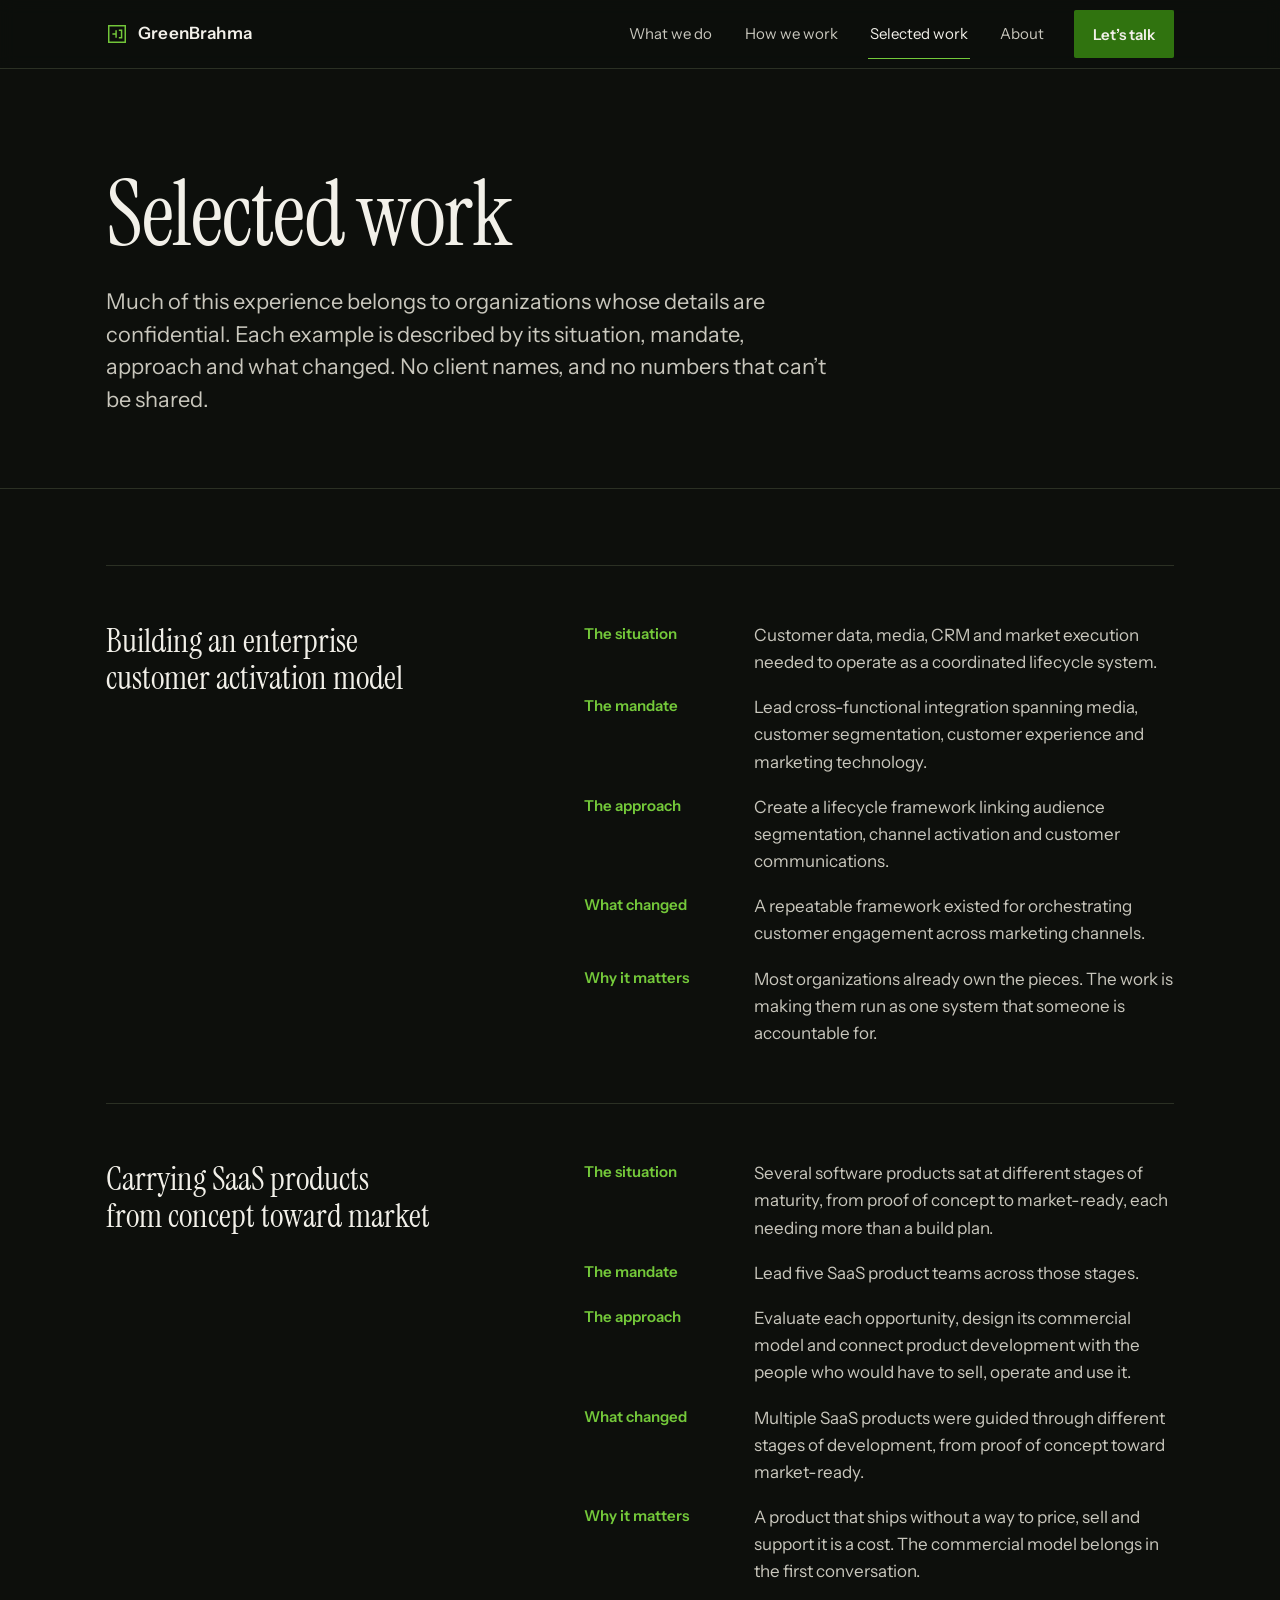
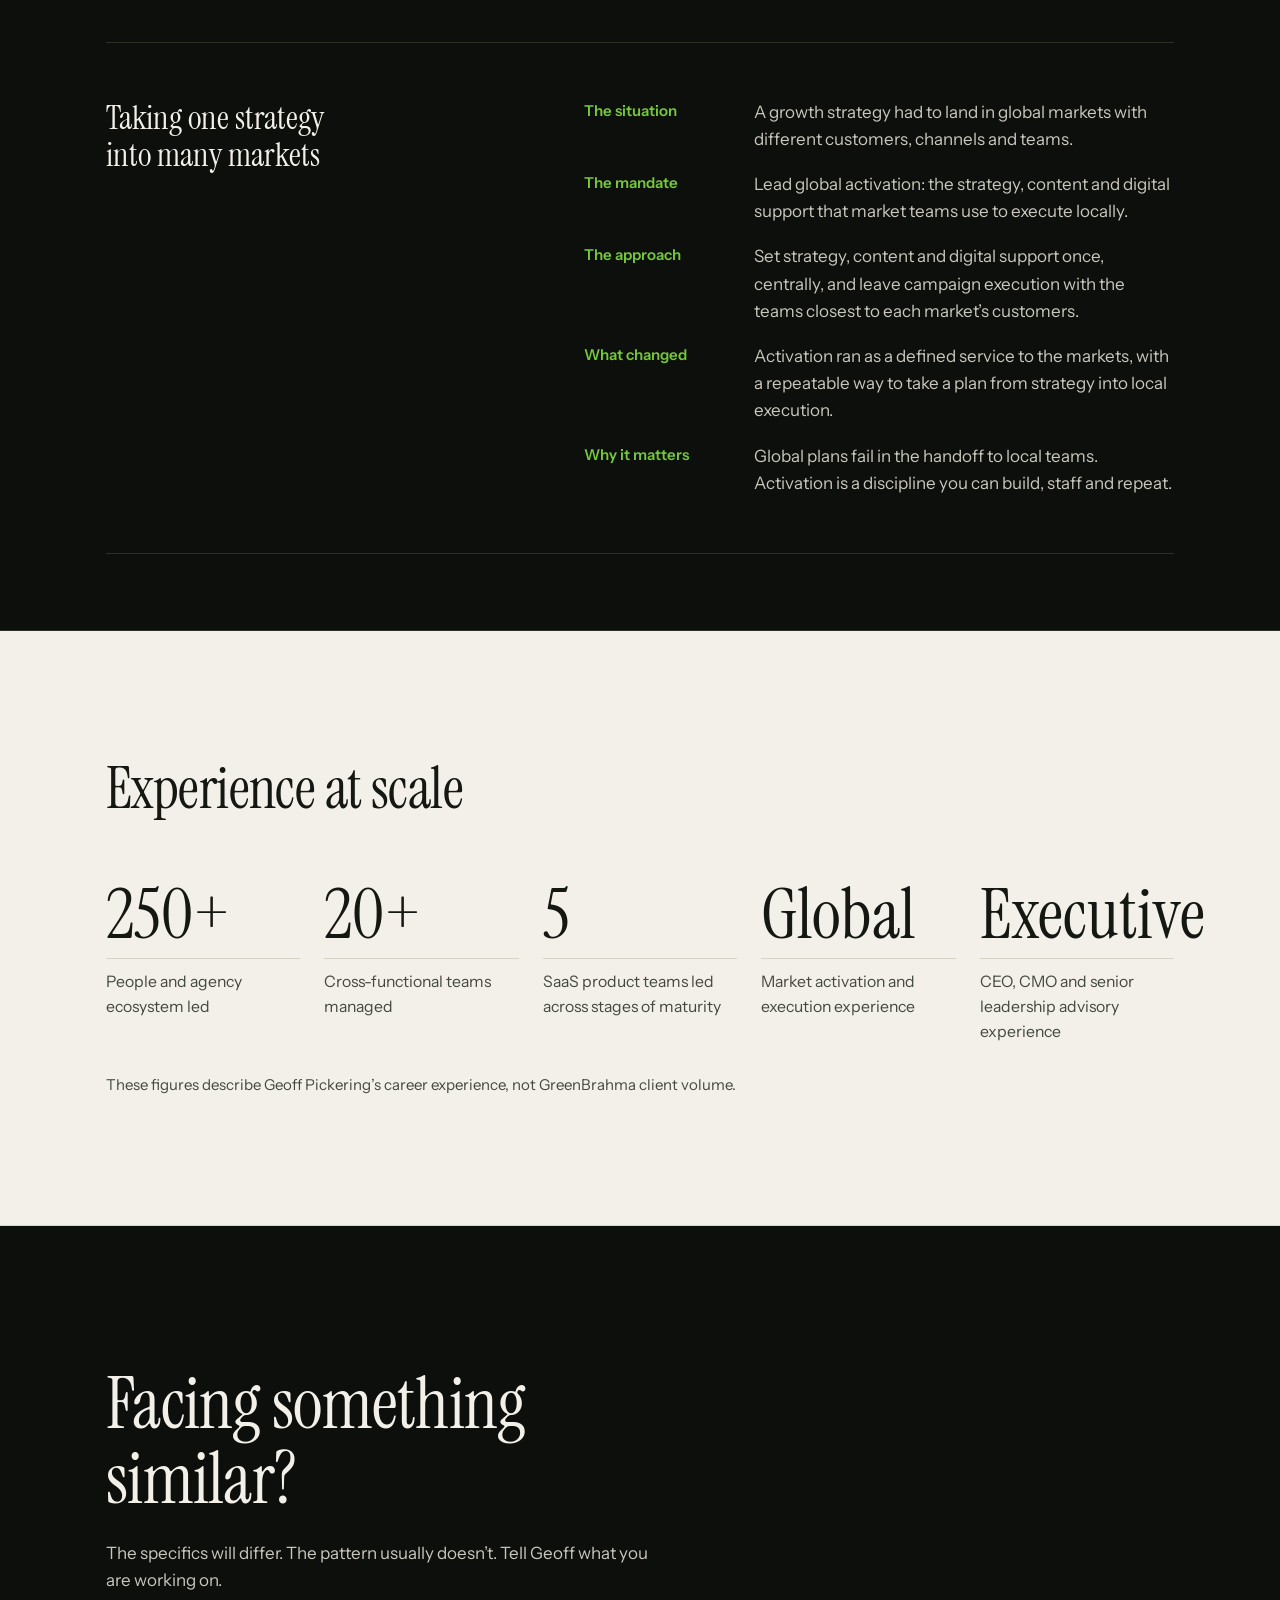
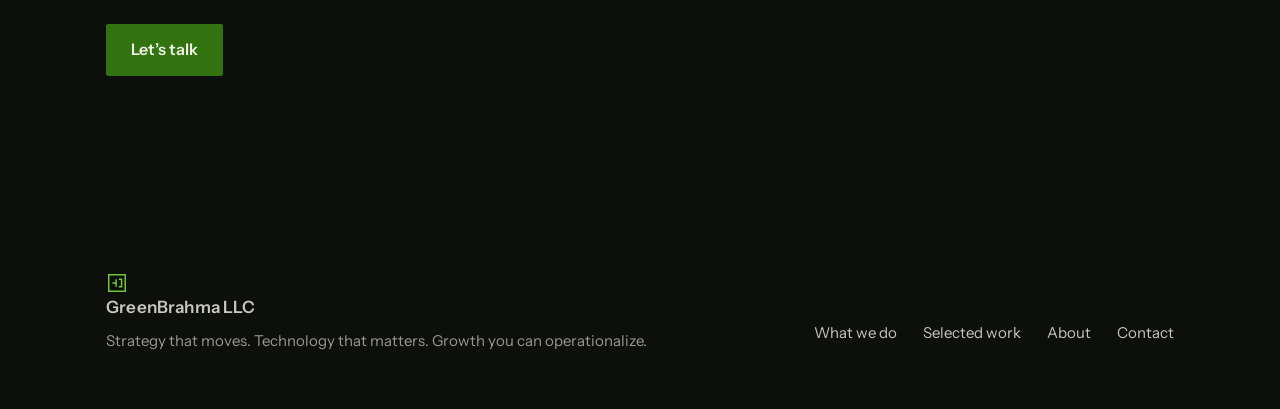
<file: work.html>
<!doctype html>
<html lang="en">
<head>
<meta charset="utf-8">
<meta name="viewport" content="width=device-width, initial-scale=1">
<title>Selected work | GreenBrahma</title>
<meta name="description" content="Examples of growth, activation, product and transformation work, described by situation, mandate, approach and what changed.">
<link rel="canonical" href="https://greenbrahma.com/work">
<meta property="og:type" content="website">
<meta property="og:site_name" content="GreenBrahma">
<meta property="og:title" content="Selected work | GreenBrahma">
<meta property="og:description" content="Examples of growth, activation, product and transformation work, described by situation, mandate, approach and what changed.">
<meta property="og:url" content="https://greenbrahma.com/work">
<meta name="theme-color" content="#0d0f0c">
<link rel="icon" href="/favicon.svg" type="image/svg+xml">
<link rel="preload" href="/assets/fonts/instrument-serif-latin-400-normal.woff2" as="font" type="font/woff2" crossorigin>
<link rel="preload" href="/assets/fonts/instrument-sans-latin-wght-normal.woff2" as="font" type="font/woff2" crossorigin>
<link rel="stylesheet" href="/assets/site.css">
</head>
<body class="has-bar" data-view="case_study_view">
<a class="skip" href="#main">Skip to content</a>
<header class="site-head">
  <div class="wrap">
    <a class="brand" href="/" aria-label="GreenBrahma home"><svg viewBox="0 0 24 24" fill="none" stroke="#74c93a" stroke-width="1.6" aria-hidden="true"><rect x="3" y="3" width="18" height="18"/><path d="M7 12 L11 12 M11 8 L11 16 M14 8 L17 8 L17 16 L14 16"/></svg><span>GreenBrahma</span></a>
    <nav class="nav" aria-label="Primary">
      <a href="/capabilities">What we do</a>
      <a href="/capabilities#how-we-work">How we work</a>
      <a href="/work" aria-current="page">Selected work</a>
      <a href="/about">About</a>
      <a class="btn" href="/contact" data-track="nav_talk_click">Let&rsquo;s talk</a>
    </nav>
    <button class="menu-btn" type="button" aria-expanded="false" aria-controls="menu"><span class="bars" aria-hidden="true"></span>Menu</button>
  </div>
</header>
<div class="overlay" id="menu" role="dialog" aria-modal="true" aria-label="Menu" hidden>
  <div class="overlay-top">
    <a class="brand" href="/"><svg viewBox="0 0 24 24" fill="none" stroke="#74c93a" stroke-width="1.6" aria-hidden="true"><rect x="3" y="3" width="18" height="18"/><path d="M7 12 L11 12 M11 8 L11 16 M14 8 L17 8 L17 16 L14 16"/></svg><span>GreenBrahma</span></a>
    <button class="menu-btn menu-close" type="button">Close</button>
  </div>
  <nav aria-label="Menu">
      <a href="/">Home</a>
      <a href="/capabilities">What we do</a>
      <a href="/capabilities#how-we-work">How we work</a>
      <a href="/work" aria-current="page">Selected work</a>
      <a href="/about">About</a>
      <a href="/contact">Let&rsquo;s talk</a>
  </nav>
  <p class="mail" data-path="email" hidden><a class="link" data-email href="/contact"></a></p>
</div>
<main id="main">
<section class="page-hero">
  <div class="wrap">
    <h1 class="display">Selected work</h1>
    <p class="lede">Much of this experience belongs to organizations whose details are confidential. Each example is described by its situation, mandate, approach and what changed. No client names, and no numbers that can&rsquo;t be shared.</p>
  </div>
</section>
<section class="band tight">
  <div class="wrap">
      <article class="case">
        <h2 class="h3">Building an enterprise customer activation model</h2>
        <dl>
          <div><dt>The situation</dt><dd>Customer data, media, CRM and market execution needed to operate as a coordinated lifecycle system.</dd></div>
          <div><dt>The mandate</dt><dd>Lead cross-functional integration spanning media, customer segmentation, customer experience and marketing technology.</dd></div>
          <div><dt>The approach</dt><dd>Create a lifecycle framework linking audience segmentation, channel activation and customer communications.</dd></div>
          <div><dt>What changed</dt><dd>A repeatable framework existed for orchestrating customer engagement across marketing channels.</dd></div>
          <div><dt>Why it matters</dt><dd>Most organizations already own the pieces. The work is making them run as one system that someone is accountable for.</dd></div>
        </dl>
      </article>
      <article class="case">
        <h2 class="h3">Carrying SaaS products from concept toward market</h2>
        <dl>
          <div><dt>The situation</dt><dd>Several software products sat at different stages of maturity, from proof of concept to market-ready, each needing more than a build plan.</dd></div>
          <div><dt>The mandate</dt><dd>Lead five SaaS product teams across those stages.</dd></div>
          <div><dt>The approach</dt><dd>Evaluate each opportunity, design its commercial model and connect product development with the people who would have to sell, operate and use it.</dd></div>
          <div><dt>What changed</dt><dd>Multiple SaaS products were guided through different stages of development, from proof of concept toward market-ready.</dd></div>
          <div><dt>Why it matters</dt><dd>A product that ships without a way to price, sell and support it is a cost. The commercial model belongs in the first conversation.</dd></div>
        </dl>
      </article>
      <article class="case">
        <h2 class="h3">Taking one strategy into many markets</h2>
        <dl>
          <div><dt>The situation</dt><dd>A growth strategy had to land in global markets with different customers, channels and teams.</dd></div>
          <div><dt>The mandate</dt><dd>Lead global activation: the strategy, content and digital support that market teams use to execute locally.</dd></div>
          <div><dt>The approach</dt><dd>Set strategy, content and digital support once, centrally, and leave campaign execution with the teams closest to each market&rsquo;s customers.</dd></div>
          <div><dt>What changed</dt><dd>Activation ran as a defined service to the markets, with a repeatable way to take a plan from strategy into local execution.</dd></div>
          <div><dt>Why it matters</dt><dd>Global plans fail in the handoff to local teams. Activation is a discipline you can build, staff and repeat.</dd></div>
        </dl>
      </article>
  </div>
</section>
<section class="band on-bone" aria-labelledby="proof-h">
  <div class="wrap">
    <div class="band-head">
      <h2 class="h2" id="proof-h">Experience at scale</h2>
    </div>
    <dl class="proof">
      <div><dt>250+</dt><dd>People and agency ecosystem led</dd></div>
      <div><dt>20+</dt><dd>Cross-functional teams managed</dd></div>
      <div><dt>5</dt><dd>SaaS product teams led across stages of maturity</dd></div>
      <div><dt>Global</dt><dd>Market activation and execution experience</dd></div>
      <div><dt>Executive</dt><dd>CEO, CMO and senior leadership advisory experience</dd></div>
    </dl>
    <p class="footnote">These figures describe Geoff Pickering&rsquo;s career experience, not GreenBrahma client volume.</p>
  </div>
</section>
<section class="closing">
  <div class="wrap">
    <h2 class="h2">Facing something similar?</h2>
    <p>The specifics will differ. The pattern usually doesn&rsquo;t. Tell Geoff what you are working on.</p>
    <div class="btn-row">
      <a class="btn" href="/contact" data-track="hero_book_click" data-loc="closing">Let&rsquo;s talk</a>
      <a class="btn quiet" href="/contact" data-path="email" data-email-label="Email Geoff" hidden>Email Geoff</a>
    </div>
  </div>
</section>
</main>
<footer class="site-foot">
  <div class="wrap">
    <div>
      <a class="brand" href="/"><svg viewBox="0 0 24 24" fill="none" stroke="#74c93a" stroke-width="1.6" aria-hidden="true"><rect x="3" y="3" width="18" height="18"/><path d="M7 12 L11 12 M11 8 L11 16 M14 8 L17 8 L17 16 L14 16"/></svg><span>GreenBrahma LLC</span></a>
      <p>Strategy that moves. Technology that matters. Growth you can operationalize.</p>
    </div>
    <nav class="foot-nav" aria-label="Footer">
      <a href="/capabilities">What we do</a>
      <a href="/work">Selected work</a>
      <a href="/about">About</a>
      <a href="/contact">Contact</a>
      <a href="/contact" data-path="email" data-email hidden></a>
    </nav>
  </div>
</footer>
<div class="actionbar">
  <a href="/contact" data-path="sms" data-track="text_geoff_click" data-loc="bar" hidden>Text Geoff</a>
  <a class="primary" href="/contact" data-path="booking" data-track="meeting_scheduler_open" data-loc="bar" hidden>Book a conversation</a>
  <a class="primary" href="/contact" data-fallback="booking" data-track="hero_book_click" data-loc="bar">Start a conversation</a>
</div>
<script src="/assets/site.js" defer></script>
</body>
</html>
</file>
<file: assets/site.css>
/* GreenBrahma — site styles */
@font-face{font-family:'Instrument Serif';font-style:normal;font-weight:400;font-display:swap;
  src:url('/assets/fonts/instrument-serif-latin-400-normal.woff2') format('woff2')}
@font-face{font-family:'Instrument Sans';font-style:normal;font-weight:400 700;font-display:swap;
  src:url('/assets/fonts/instrument-sans-latin-wght-normal.woff2') format('woff2')}
:root{
  --ground:#0d0f0c;
  --ground-2:#141710;
  --ground-3:#1b1f16;
  --bone:#f2f0e9;
  --bone-2:#c9c7bd;
  --bone-3:#9a998f;
  --ink:#151712;
  --ink-2:#44483f;
  --green:#30730f;
  --green-lit:#74c93a;
  --rule:#2b3024;
  --rule-light:#d6d3c7;
  --display:'Instrument Serif','Iowan Old Style','Palatino Linotype',Georgia,serif;
  --text:'Instrument Sans',system-ui,-apple-system,'Segoe UI',Roboto,sans-serif;
  --measure:62ch;
  --gutter:clamp(20px,5vw,56px);
}
*,*::before,*::after{box-sizing:border-box}
html{-webkit-text-size-adjust:100%;scroll-behavior:smooth;scroll-padding-top:88px}
body{margin:0;background:var(--ground);color:var(--bone);font-family:var(--text);
  font-size:1.0625rem;line-height:1.6;-webkit-font-smoothing:antialiased;text-rendering:optimizeLegibility}
img,svg{max-width:100%;display:block}
a{color:inherit}
h1,h2,h3,p,ul,ol,dl,dd,figure,blockquote{margin:0}
ul,ol{padding:0;list-style:none}
button,input,textarea{font:inherit;color:inherit}
[hidden]{display:none !important}
::selection{background:var(--green);color:var(--bone)}
:focus-visible{outline:2px solid var(--green-lit);outline-offset:3px;border-radius:2px}
.on-bone :focus-visible{outline-color:var(--green)}

.wrap{max-width:1180px;margin-inline:auto;padding-inline:var(--gutter)}
.skip{position:absolute;left:-9999px;top:0;background:var(--bone);color:var(--ink);padding:12px 16px;z-index:100}
.skip:focus{left:12px;top:12px}
.sr{position:absolute;width:1px;height:1px;overflow:hidden;clip:rect(0 0 0 0);white-space:nowrap}

/* ---------- type ---------- */
.display{font-family:var(--display);font-weight:400;line-height:.98;letter-spacing:-.015em;
  font-size:clamp(3.1rem,9.2vw,7.6rem);text-wrap:balance}
.h2{font-family:var(--display);font-weight:400;line-height:1.05;letter-spacing:-.01em;
  font-size:clamp(2.1rem,4.6vw,3.6rem);text-wrap:balance}
.h3{font-family:var(--display);font-weight:400;line-height:1.12;font-size:clamp(1.6rem,2.6vw,2.15rem);text-wrap:balance}
.h4{font-family:var(--text);font-weight:600;font-size:1.0625rem;line-height:1.35;letter-spacing:0}
.lede{font-size:clamp(1.15rem,1.7vw,1.375rem);line-height:1.5;max-width:46ch;color:var(--bone)}
.prose p{max-width:var(--measure);color:var(--bone-2)}
.prose p + p{margin-top:1em}
.on-bone .prose p{color:var(--ink-2)}
.kicker{font-size:.8125rem;font-weight:600;letter-spacing:.08em;color:var(--green-lit)}
.on-bone .kicker{color:var(--green)}
.muted{color:var(--bone-3)}
.on-bone .muted{color:var(--ink-2)}

/* ---------- header ---------- */
.site-head{position:sticky;top:0;z-index:40;background:rgba(13,15,12,.92);
  backdrop-filter:blur(8px);-webkit-backdrop-filter:blur(8px);border-bottom:1px solid var(--rule)}
.site-head .wrap{display:flex;align-items:center;justify-content:space-between;gap:20px;min-height:68px}
.brand{display:inline-flex;align-items:center;gap:10px;text-decoration:none;font-weight:600;
  letter-spacing:.01em;font-size:1.0625rem;min-height:44px}
.brand svg{width:22px;height:22px;flex:none}
.nav{display:none;align-items:center;gap:clamp(14px,2.2vw,30px)}
.nav a{text-decoration:none;font-size:.9375rem;color:var(--bone-2);padding:12px 2px;border-bottom:1px solid transparent}
.nav a:hover{color:var(--bone)}
.nav a[aria-current="page"]{color:var(--bone);border-bottom-color:var(--green-lit)}
.nav a.btn{color:var(--bone);padding:10px 18px;border-bottom:0}
.menu-btn{display:inline-flex;align-items:center;gap:10px;background:none;border:1px solid var(--rule);
  min-height:44px;padding:0 14px;cursor:pointer;font-size:.9375rem;border-radius:2px}
.menu-btn .bars{width:16px;height:10px;border-block:1.5px solid currentColor}
@media (min-width:860px){.nav{display:flex}.menu-btn{display:none}}

.overlay{position:fixed;inset:0;z-index:60;background:var(--ground);display:flex;flex-direction:column;
  padding:14px var(--gutter) 28px;overflow:auto}
.overlay-top{display:flex;justify-content:space-between;align-items:center;min-height:54px}
.overlay nav{margin-top:6vh;display:flex;flex-direction:column}
.overlay nav a{font-family:var(--display);font-size:clamp(2.2rem,10vw,3rem);line-height:1.1;text-decoration:none;
  padding:12px 0;border-bottom:1px solid var(--rule)}
.overlay nav a[aria-current="page"]{color:var(--green-lit)}
.overlay .mail{margin-top:auto;padding-top:28px;color:var(--bone-2)}

/* ---------- buttons ---------- */
.btn{display:inline-flex;align-items:center;justify-content:center;min-height:48px;padding:12px 24px;
  background:var(--green);color:var(--bone);text-decoration:none;font-weight:600;font-size:1rem;
  border:1px solid var(--green);border-radius:2px;cursor:pointer;transition:background .15s,border-color .15s}
.btn:hover{background:#3a8a13;border-color:#3a8a13}
.btn.quiet{background:transparent;border-color:var(--bone-3);color:var(--bone)}
.btn.quiet:hover{border-color:var(--bone);background:transparent}
.on-bone .btn.quiet{border-color:var(--ink-2);color:var(--ink)}
.on-bone .btn.quiet:hover{border-color:var(--ink)}
.btn-row{display:flex;flex-wrap:wrap;gap:12px}
.link{color:var(--bone);text-decoration:underline;text-decoration-color:var(--green-lit);
  text-underline-offset:5px;text-decoration-thickness:1.5px;font-weight:500;display:inline-block;padding:10px 0}
.link:hover{text-decoration-color:var(--bone)}
.on-bone .link{color:var(--ink);text-decoration-color:var(--green)}

/* ---------- sections ---------- */
.band{padding-block:clamp(64px,10vw,128px);border-bottom:1px solid var(--rule)}
.band.tight{padding-block:clamp(44px,6vw,76px)}
.on-bone{background:var(--bone);color:var(--ink);border-bottom-color:var(--rule-light)}
.band-head{display:grid;gap:18px;margin-bottom:clamp(32px,5vw,60px)}
.band-head .lede{color:var(--bone-2)}
.on-bone .band-head .lede{color:var(--ink-2)}
@media (min-width:900px){.band-head.split{grid-template-columns:1.1fr .9fr;align-items:end;gap:48px}}

/* ---------- hero ---------- */
.hero{padding-block:clamp(48px,9vw,112px) clamp(40px,6vw,72px);border-bottom:1px solid var(--rule);
  min-height:min(88vh,860px);display:flex;align-items:center}
.hero .wrap{width:100%}
.hero .kicker{display:block;margin-bottom:clamp(20px,3vw,34px);line-height:1.7}
.hero .display{max-width:11ch}
.hero-sub{display:grid;gap:26px;margin-top:clamp(26px,4vw,44px)}
.hero-sub .lede{max-width:38ch}
.hero-sub .body{color:var(--bone-2);max-width:52ch}
@media (min-width:900px){.hero-sub{grid-template-columns:1fr 1fr;gap:56px;align-items:start}}
@media (max-width:640px){.hero{min-height:0;padding-top:40px}.hero .btn{flex:1 1 100%}}
.page-hero{padding-block:clamp(52px,8vw,104px) clamp(40px,6vw,72px);border-bottom:1px solid var(--rule)}
.page-hero .display{font-size:clamp(2.7rem,7vw,5.6rem);max-width:16ch}
.page-hero .lede{margin-top:26px;color:var(--bone-2);max-width:52ch}

/* ---------- the through-line ---------- */
.line{position:relative;padding-block:clamp(36px,5vw,60px);border-bottom:1px solid var(--rule)}
.line ol{display:grid;grid-template-columns:1fr;gap:0;position:relative}
.line li{position:relative;padding:0 0 26px 30px}
.line li:last-child{padding-bottom:0}
.line li::before{content:"";position:absolute;left:0;top:.72em;width:9px;height:9px;border-radius:50%;
  background:var(--ground);border:1.5px solid var(--green-lit);z-index:1}
.line ol::before{content:"";position:absolute;left:4px;top:.9em;bottom:1.2em;width:1.5px;background:var(--green);
  transform-origin:top;animation:drawY 1.1s .25s cubic-bezier(.6,0,.2,1) both}
.line .stage{font-family:var(--display);font-size:clamp(1.7rem,3vw,2.3rem);line-height:1.1}
.line p{color:var(--bone-2);font-size:.9875rem;margin-top:6px;max-width:30ch}
@media (min-width:860px){
  .line ol{grid-template-columns:repeat(4,1fr);gap:32px}
  .line li{padding:30px 0 0 0}
  .line li::before{top:0;left:0}
  .line ol::before{left:0;right:12%;top:4px;bottom:auto;width:auto;height:1.5px;transform-origin:left;animation-name:drawX}
}
@keyframes drawX{from{transform:scaleX(0)}to{transform:scaleX(1)}}
@keyframes drawY{from{transform:scaleY(0)}to{transform:scaleY(1)}}

/* ---------- problems ---------- */
.problems{display:grid;gap:0;border-top:1px solid var(--rule)}
.problem-q{display:block;width:100%;text-align:left;background:none;border:0;border-bottom:1px solid var(--rule);
  padding:22px 44px 22px 0;cursor:pointer;position:relative;min-height:48px;
  font-family:var(--display);font-size:clamp(1.45rem,2.5vw,2rem);line-height:1.18;color:var(--bone-2)}
.problem-q:hover{color:var(--bone)}
.problem-q[aria-expanded="true"]{color:var(--bone)}
.problem-q::after{content:"";position:absolute;right:6px;top:50%;width:11px;height:11px;margin-top:-8px;
  border-right:1.5px solid var(--green-lit);border-bottom:1.5px solid var(--green-lit);transform:rotate(45deg);transition:transform .2s}
.problem-q[aria-expanded="true"]::after{transform:rotate(-135deg);margin-top:-2px}
.problem-a{padding:20px 0 30px;border-bottom:1px solid var(--rule)}
.problem-a p{color:var(--bone);font-size:1.125rem;max-width:44ch}
@media (min-width:960px){
  .problems{grid-template-columns:1.15fr 1fr;column-gap:64px;border-top:0}
  .problem-q{grid-column:1;border-top:1px solid var(--rule);border-bottom:0;padding-right:40px}
  .problem-q:last-of-type{border-bottom:1px solid var(--rule)}
  .problem-q::after{transform:rotate(-45deg);margin-top:-6px;opacity:.35}
  .problem-q[aria-expanded="true"]::after{transform:rotate(-45deg);margin-top:-6px;opacity:1}
  .problem-a{grid-column:2;grid-row:1 / span 5;align-self:start;position:sticky;top:110px;
    border:0;border-left:1.5px solid var(--green);padding:6px 0 6px 32px}
  .problem-a p{font-size:1.3rem;line-height:1.5}
  .js .problem-q{border-bottom:0}
  .js .problem-q:last-of-type{border-bottom:1px solid var(--rule)}
}
.problem-a .link{margin-top:14px}

/* ---------- outcomes (capabilities) ---------- */
.outcomes{border-top:1px solid var(--rule)}
.outcome{display:grid;gap:14px;padding-block:clamp(28px,4vw,44px);border-bottom:1px solid var(--rule)}
.outcome .promise{color:var(--bone);font-size:1.125rem;max-width:40ch}
.outcome .caps{color:var(--bone-3);font-size:.9375rem;max-width:58ch}
@media (min-width:900px){
  .outcome{grid-template-columns:minmax(0,5fr) minmax(0,7fr);column-gap:56px;align-items:start}
  .outcome .h3{grid-row:1 / span 3}
}
.aside-band{margin-top:clamp(36px,5vw,60px);padding:clamp(24px,4vw,40px);background:var(--ground-2);border-left:1.5px solid var(--green)}
.aside-band .h3{max-width:26ch}
.aside-band p{color:var(--bone-2);margin-top:14px;max-width:60ch}

/* ---------- proof ---------- */
.proof{display:grid;grid-template-columns:repeat(2,minmax(0,1fr));gap:32px 24px}
.proof dt{font-family:var(--display);font-size:clamp(2.6rem,6vw,4.4rem);line-height:1;color:var(--ink)}
.proof dd{margin-top:8px;color:var(--ink-2);font-size:.9875rem;max-width:22ch;border-top:1px solid var(--rule-light);padding-top:10px}
@media (min-width:900px){.proof{grid-template-columns:repeat(5,minmax(0,1fr))}}
.footnote{margin-top:28px;font-size:.9375rem;color:var(--ink-2);max-width:64ch}

/* ---------- three-up / four-up ---------- */
.cols{display:grid;gap:36px 40px}
@media (min-width:760px){.cols.three{grid-template-columns:repeat(3,1fr)}.cols.two{grid-template-columns:repeat(2,1fr)}.cols.four{grid-template-columns:repeat(2,1fr)}}
@media (min-width:1080px){.cols.four{grid-template-columns:repeat(4,1fr)}}
.cols > * > .h4, .cols > * > .h3{margin-bottom:10px}
.cols p{color:var(--bone-2);max-width:42ch}
.on-bone .cols p{color:var(--ink-2)}
.model{border-top:1.5px solid var(--green);padding-top:18px}
.model .tag{font-weight:600;color:var(--bone);margin-bottom:8px}
.model .eg{font-size:.9375rem;color:var(--bone-3);margin-top:10px}

/* ---------- case ---------- */
.case{border-top:1px solid var(--rule);padding-block:clamp(32px,5vw,56px)}
.case:last-of-type{border-bottom:1px solid var(--rule)}
.case .h3{max-width:22ch;margin-bottom:24px}
.case dl{display:grid;gap:18px}
.case dt{font-weight:600;font-size:.9375rem;color:var(--green-lit)}
.case dd{color:var(--bone-2);max-width:56ch;margin-top:4px}
@media (min-width:900px){
  .case{display:grid;grid-template-columns:minmax(0,5fr) minmax(0,7fr);column-gap:56px}
  .case dl > div{display:grid;grid-template-columns:150px 1fr;gap:20px}
  .case dd{margin-top:0}
}

/* ---------- lab ---------- */
.lab{background:var(--ground-2)}
.lab li{padding:16px 0;border-top:1px solid var(--rule);color:var(--bone-2);max-width:60ch}
.lab li b{color:var(--bone);font-weight:600;display:block}
.status{display:inline-block;font-size:.8125rem;font-weight:600;color:var(--green-lit);border:1px solid var(--green);
  padding:3px 10px;border-radius:2px;margin-bottom:18px}

/* ---------- about ---------- */
.belief{font-family:var(--display);font-size:clamp(1.9rem,4vw,3.1rem);line-height:1.12;max-width:22ch;text-wrap:balance}
.split{display:grid;gap:32px}
@media (min-width:900px){.split{grid-template-columns:minmax(0,5fr) minmax(0,7fr);column-gap:56px;align-items:start}}

/* ---------- closing ---------- */
.closing{padding-block:clamp(72px,11vw,140px)}
.closing .h2{font-size:clamp(2.3rem,5.6vw,4.6rem);max-width:17ch}
.closing p{color:var(--bone-2);margin:24px 0 30px;max-width:50ch}

/* ---------- contact ---------- */
.paths{display:grid;gap:0;border-top:1px solid var(--rule)}
.path{padding:26px 0;border-bottom:1px solid var(--rule)}
.path p{color:var(--bone-2);margin:8px 0 16px;max-width:44ch}
.contact-grid{display:grid;gap:56px}
@media (min-width:980px){.contact-grid{grid-template-columns:minmax(0,7fr) minmax(0,5fr);column-gap:72px;align-items:start}}

.form{display:grid;gap:22px;max-width:620px}
.field label,.field legend{display:block;font-weight:600;font-size:.9875rem;margin-bottom:8px;padding:0}
.field .hint{display:block;font-weight:400;color:var(--bone-3);font-size:.9375rem;margin-top:2px}
.field .opt{font-weight:400;color:var(--bone-3)}
.field input[type=text],.field input[type=email],.field input[type=tel],.field textarea{
  width:100%;background:var(--ground-2);border:1px solid #4a5140;border-radius:2px;padding:13px 14px;
  font-size:1rem;line-height:1.4;min-height:50px;color:var(--bone)}
.field textarea{min-height:150px;resize:vertical}
.field input:focus-visible,.field textarea:focus-visible{outline:2px solid var(--green-lit);outline-offset:1px;border-color:var(--green-lit)}
.field [aria-invalid="true"]{border-color:#ff9a8a}
.field .err{display:block;color:#ffb1a3;font-size:.9375rem;margin-top:8px}
fieldset.field{border:0;margin:0;padding:0;min-width:0}
.choices{display:flex;flex-wrap:wrap;gap:10px}
.choice{position:relative}
.choice input{position:absolute;opacity:0;inset:0;width:100%;height:100%;margin:0;cursor:pointer}
.choice span{display:inline-flex;align-items:center;min-height:46px;padding:0 20px;border:1px solid #4a5140;border-radius:2px;color:var(--bone-2)}
.choice input:checked + span{border-color:var(--green-lit);color:var(--bone);background:var(--ground-3);box-shadow:inset 0 0 0 1px var(--green-lit)}
.choice input:focus-visible + span{outline:2px solid var(--green-lit);outline-offset:3px}
.form .fine{color:var(--bone-3);font-size:.9375rem;max-width:52ch}
.form-status{padding:14px 16px;border:1px solid #ff9a8a;color:#ffd2c9;border-radius:2px}
.sent{border-left:1.5px solid var(--green);padding:6px 0 6px 28px;max-width:560px}
.sent .h2{margin-bottom:16px}
.sent p{color:var(--bone-2);margin-bottom:18px}
.hp{position:absolute;left:-9999px}

/* ---------- footer ---------- */
.site-foot{padding-block:48px 56px;color:var(--bone-3);font-size:.9375rem}
.site-foot .wrap{display:grid;gap:28px}
.site-foot a{color:var(--bone-2);text-decoration:none;display:inline-block;padding:8px 0}
.site-foot a:hover{color:var(--bone);text-decoration:underline;text-underline-offset:4px}
.foot-nav{display:flex;flex-wrap:wrap;gap:4px 26px}
@media (min-width:860px){.site-foot .wrap{grid-template-columns:1fr auto;align-items:end}}

/* ---------- mobile action bar ---------- */
.actionbar{position:fixed;left:0;right:0;bottom:0;z-index:30;display:flex;gap:1px;background:var(--rule);
  border-top:1px solid var(--rule);padding-bottom:env(safe-area-inset-bottom)}
.actionbar a{flex:1;display:flex;align-items:center;justify-content:center;min-height:54px;text-decoration:none;
  font-weight:600;font-size:.9375rem;background:var(--ground-2);color:var(--bone);text-align:center;padding:0 10px}
.actionbar a.primary{background:var(--green)}
.actionbar{transition:transform .2s}
.actionbar.is-off{transform:translateY(110%);visibility:hidden}
body.has-bar{padding-bottom:calc(55px + env(safe-area-inset-bottom))}
@media (min-width:860px){.actionbar{display:none}body.has-bar{padding-bottom:0}}

@media (prefers-reduced-motion:reduce){
  html{scroll-behavior:auto}
  *,*::before,*::after{animation:none !important;transition:none !important}
}
@media print{.site-head,.actionbar,.overlay{display:none}body{background:#fff;color:#000}}
</file>
